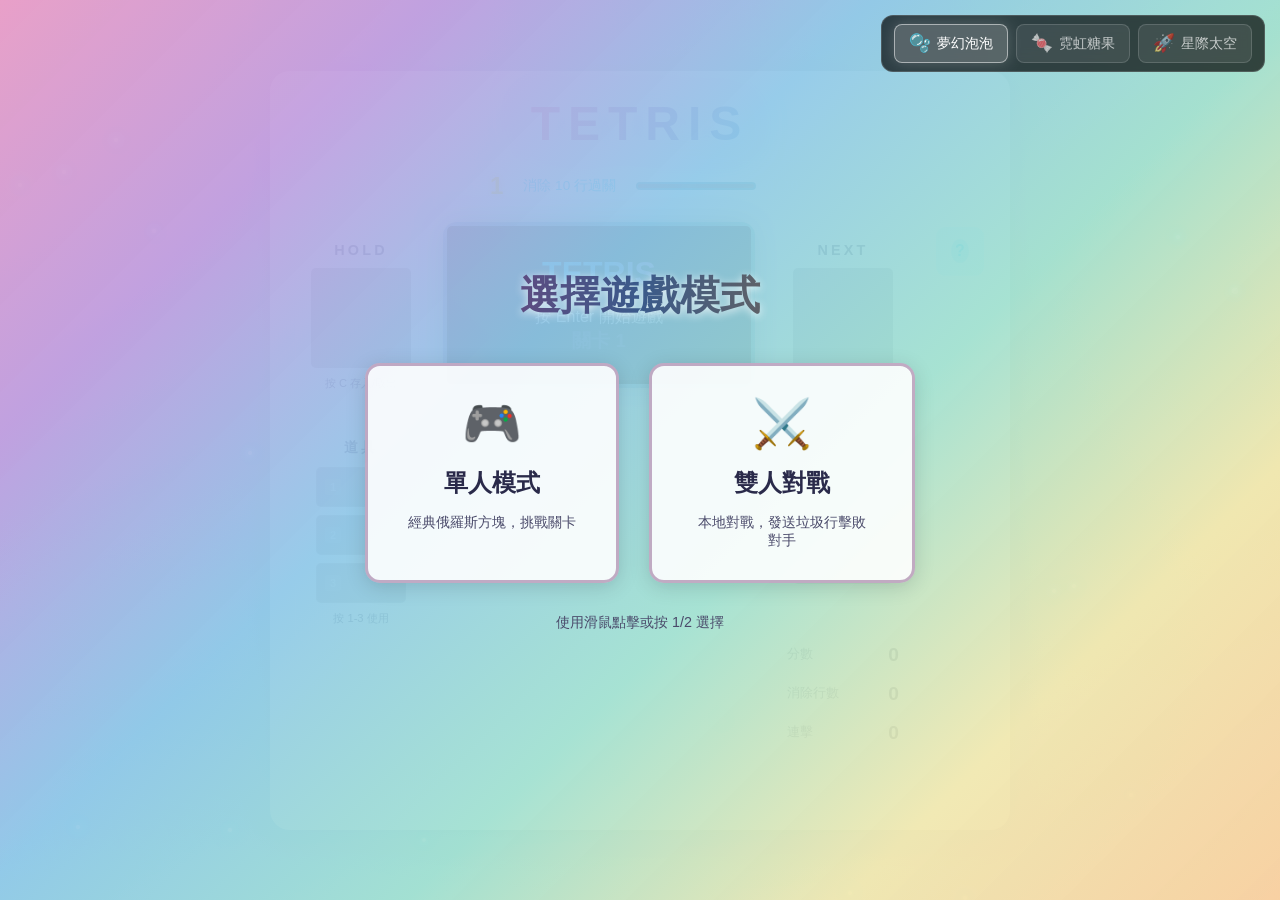
<file: index.html>
<!DOCTYPE html>
<html lang="zh-TW">
<head>
    <meta charset="UTF-8">
    <meta name="viewport" content="width=device-width, initial-scale=1.0">
    <title>Tetris - 俄羅斯方塊</title>
    <link rel="stylesheet" href="styles/game.css">
</head>
<body>
    <!-- 夢幻背景效果層 -->
    <div id="background-effects">
        <!-- 泡泡、星星將由 JS 動態生成 -->
    </div>

    <!-- 主題背景層 - 由 JS 根據主題動態管理 -->
    <div id="theme-background"></div>

    <!-- 彩紙效果容器 -->
    <div class="confetti-container" id="confetti-container"></div>

    <!-- 主題切換器 -->
    <div id="theme-switcher">
        <button class="theme-btn active" data-theme="bubble">
            <span class="theme-icon">🫧</span>
            <span class="theme-name">夢幻泡泡</span>
        </button>
        <button class="theme-btn" data-theme="candy">
            <span class="theme-icon">🍬</span>
            <span class="theme-name">霓虹糖果</span>
        </button>
        <button class="theme-btn" data-theme="space">
            <span class="theme-icon">🚀</span>
            <span class="theme-name">星際太空</span>
        </button>
    </div>

    <div id="game-container">
        <header>
            <h1>TETRIS</h1>
        </header>

        <!-- 模式選擇畫面 -->
        <div id="mode-selection">
            <div id="mode-selection-content">
                <h2>選擇遊戲模式</h2>
                <div id="mode-buttons">
                    <button id="single-mode-btn" class="mode-btn">
                        <span class="mode-icon">🎮</span>
                        <span class="mode-title">單人模式</span>
                        <span class="mode-desc">經典俄羅斯方塊，挑戰關卡</span>
                    </button>
                    <button id="battle-mode-btn" class="mode-btn">
                        <span class="mode-icon">⚔️</span>
                        <span class="mode-title">雙人對戰</span>
                        <span class="mode-desc">本地對戰，發送垃圾行擊敗對手</span>
                    </button>
                </div>
                <p class="mode-hint">使用滑鼠點擊或按 1/2 選擇</p>
            </div>
        </div>

        <!-- 單人模式容器 -->
        <div id="single-player-container">
        <!-- 關卡資訊區 -->
        <div id="stage-info">
            <div id="stage-display">
                <span class="stage-label">關卡</span>
                <span id="stage-number">1</span>
            </div>
            <div id="stage-mission">
                <span id="mission-text">消除 10 行過關</span>
            </div>
            <div id="stage-progress">
                <div id="progress-bar">
                    <div id="progress-fill"></div>
                </div>
                <span id="progress-text">0 / 10</span>
            </div>
            <div id="time-limit" class="hidden">
                <span class="time-icon">⏱️</span>
                <span id="time-remaining">8.0</span>
            </div>
        </div>

        <main id="game-area">
            <!-- Hold 與道具區塊 -->
            <aside id="left-section">
                <div id="hold-section">
                    <h3>HOLD</h3>
                    <canvas id="hold-canvas" width="100" height="100"></canvas>
                    <p class="hint">按 C 存入/取出</p>
                </div>

                <!-- 道具欄 -->
                <div id="items-section">
                    <h3>道具</h3>
                    <div id="item-slots">
                        <div class="item-slot" data-slot="1">
                            <span class="item-key">1</span>
                            <span class="item-icon"></span>
                            <span class="item-timer"></span>
                        </div>
                        <div class="item-slot" data-slot="2">
                            <span class="item-key">2</span>
                            <span class="item-icon"></span>
                            <span class="item-timer"></span>
                        </div>
                        <div class="item-slot" data-slot="3">
                            <span class="item-key">3</span>
                            <span class="item-icon"></span>
                            <span class="item-timer"></span>
                        </div>
                    </div>
                    <p class="hint">按 1-3 使用</p>
                </div>
            </aside>

            <!-- 主遊戲區域 -->
            <section id="board-section">
                <canvas id="game-canvas"></canvas>
                <!-- 遊戲特效層 -->
                <div id="effect-layer">
                    <div id="combo-display" class="hidden"></div>
                    <div id="clear-type-display" class="hidden"></div>
                </div>
                <div id="overlay">
                    <div id="overlay-content">
                        <h2 id="overlay-title">TETRIS</h2>
                        <p id="overlay-message">按 Enter 開始遊戲</p>
                        <div id="stage-info-overlay" class="hidden">
                            <div class="stage-details">
                                <h3>關卡 <span id="overlay-stage">1</span></h3>
                                <p id="overlay-mission"></p>
                                <ul id="overlay-features"></ul>
                            </div>
                        </div>
                        <div id="high-scores" class="hidden">
                            <h3>排行榜</h3>
                            <ol id="score-list"></ol>
                        </div>
                    </div>
                </div>
            </section>

            <!-- 資訊區塊 -->
            <aside id="info-section">
                <div id="next-section">
                    <h3>NEXT</h3>
                    <canvas id="next-canvas-1" width="100" height="100"></canvas>
                    <canvas id="next-canvas-2" width="100" height="100"></canvas>
                    <canvas id="next-canvas-3" width="100" height="100"></canvas>
                </div>

                <div id="stats-section">
                    <div class="stat-item">
                        <span class="stat-label">分數</span>
                        <span id="score" class="stat-value">0</span>
                    </div>
                    <div class="stat-item">
                        <span class="stat-label">消除行數</span>
                        <span id="lines" class="stat-value">0</span>
                    </div>
                    <div class="stat-item">
                        <span class="stat-label">連擊</span>
                        <span id="combo" class="stat-value">0</span>
                    </div>
                </div>

                <!-- 負面效果顯示 -->
                <div id="debuff-section" class="hidden">
                    <h3>狀態</h3>
                    <div id="active-debuffs"></div>
                </div>
            </aside>

            <!-- 說明面板 -->
            <aside id="help-panel" class="collapsed">
                <button id="help-toggle" aria-label="展開說明">
                    <span class="toggle-icon">?</span>
                    <span class="toggle-text">說明</span>
                </button>
                <div id="help-content">
                    <div class="help-section">
                        <h4>遊戲玩法</h4>
                        <ul>
                            <li>控制方塊填滿整行來消除</li>
                            <li>每關有不同的消行目標</li>
                            <li>方塊觸底後有短暫延遲可調整</li>
                            <li>消除多行可獲得更高分數</li>
                            <li>連續消行會觸發連擊加成</li>
                        </ul>
                    </div>
                    <div class="help-section">
                        <h4>按鍵控制</h4>
                        <div class="key-grid">
                            <div class="key-item"><span class="key">←</span><span class="key">A</span> 左移</div>
                            <div class="key-item"><span class="key">→</span><span class="key">D</span> 右移</div>
                            <div class="key-item"><span class="key">↓</span><span class="key">S</span> 快降</div>
                            <div class="key-item"><span class="key">↑</span><span class="key">W</span> 旋轉</div>
                            <div class="key-item"><span class="key">Z</span> 逆時針旋轉</div>
                            <div class="key-item"><span class="key">空白鍵</span> 瞬降</div>
                            <div class="key-item"><span class="key">C</span><span class="key">Shift</span> Hold</div>
                            <div class="key-item"><span class="key">1</span><span class="key">2</span><span class="key">3</span> 使用道具</div>
                            <div class="key-item"><span class="key">P</span><span class="key">Esc</span> 暫停</div>
                            <div class="key-item"><span class="key">R</span> 返回選單</div>
                        </div>
                    </div>
                    <div class="help-section">
                        <h4>Hold 系統</h4>
                        <ul>
                            <li><strong>Hold 空時</strong>：存入當前方塊，生成下一個</li>
                            <li><strong>Hold 有方塊</strong>：交換當前與 Hold 方塊</li>
                            <li>⚠️ <strong>每個方塊只能 Hold 一次</strong>，落地後才能再用</li>
                        </ul>
                    </div>
                    <div class="help-section">
                        <h4>有利道具 <span class="item-hint">（綠色發光方塊）</span></h4>
                        <div class="item-list">
                            <div class="item-entry">💣 <strong>炸彈</strong>：按鍵時清除方塊周圍 5×5 (45秒)</div>
                            <div class="item-entry">⚡ <strong>消行器</strong>：立即清除最底行 (45秒)</div>
                            <div class="item-entry">❄️ <strong>凍結</strong>：單人暫停下落/對戰凍結對手 (60秒)</div>
                            <div class="item-entry">🔄 <strong>變形器</strong>：隨機變成另一種方塊 (60秒)</div>
                            <div class="item-entry">🔨 <strong>破壞鎚</strong>：清除所有障礙物 (60秒)</div>
                        </div>
                        <p class="item-note">放置發光方塊後獲得，按 1-3 <strong>主動使用</strong><br>括號內為道具保存時限，過期消失</p>
                    </div>
                    <div class="help-section">
                        <h4>出局道具 <span class="item-hint bad">（紅色發光方塊）</span></h4>
                        <div class="item-list bad">
                            <div class="item-entry">⬇️ <strong>加速</strong>：下落速度加倍 10 秒</div>
                            <div class="item-entry">🌫️ <strong>迷霧</strong>：遮擋上半視野 8 秒</div>
                            <div class="item-entry">↔️ <strong>反轉</strong>：按 ← 會向右移，按 → 會向左移 8 秒</div>
                            <div class="item-entry">👻 <strong>無預覽</strong>：隱藏落點預覽 8 秒</div>
                            <div class="item-entry">🌀 <strong>混亂</strong>：方塊會自動隨機左右移動 6 秒</div>
                        </div>
                        <p class="item-note bad">碰觸紅色方塊後立即觸發，無法避免！<br>關卡 5 開始出現</p>
                    </div>
                    <div class="help-section">
                        <h4>障礙物</h4>
                        <ul>
                            <li>灰色石頭，關卡 3 開始出現</li>
                            <li>可被完整行消除一起清除</li>
                            <li>使用破壞鎚可全部清除</li>
                        </ul>
                    </div>
                    <div class="help-section">
                        <h4>垃圾行 <span class="item-hint bad">（定時挑戰）</span></h4>
                        <ul>
                            <li>每隔一段時間自動從底部升起</li>
                            <li>關卡 1：每 30 秒 +1 行</li>
                            <li>關卡 2：每 28 秒 +1 行</li>
                            <li>關卡 3-4：每 25 秒 +1-2 行</li>
                            <li>關卡 5+：每 20-15 秒 +2-3 行</li>
                            <li>垃圾行會有一格空隙可消除</li>
                        </ul>
                    </div>
                </div>
            </aside>
        </main>
        </div><!-- End single-player-container -->

        <!-- 對戰模式容器 -->
        <div id="battle-container" class="hidden">
            <!-- 對戰計時器 -->
            <div id="battle-timer">
                <span class="timer-label">剩餘時間</span>
                <span id="battle-time-remaining">3:00</span>
            </div>

            <!-- 操作說明 -->
            <div id="battle-controls-help">
                <div class="controls-player">
                    <strong>🎮 玩家 1 (左手)</strong>
                    <span>移動: A/D | 軟降: S | 硬降: Space</span>
                    <span>旋轉: W/X (順) Z (逆) | Hold: C</span>
                    <span>道具: 1 / 2 / 3</span>
                </div>
                <div class="controls-player">
                    <strong>🎮 玩家 2 (右手)</strong>
                    <span>移動: ←/→ | 軟降: ↓ | 硬降: Enter</span>
                    <span>旋轉: ↑ (順) / (逆) | Hold: 右Shift 或 .</span>
                    <span>道具: 7 / 8 / 9</span>
                </div>
                <div class="controls-items">
                    <strong>📦 道具（按鍵主動使用）</strong>
                    <span>💣炸彈: 清除周圍5×5 | ⚡消行: 清底行 | 🔄變形: 隨機變形</span>
                    <span>❄️凍結: <em>凍結對手5秒!</em> | 🔨破壞鎚: 清障礙</span>
                </div>
                <div class="controls-tips">
                    <strong>💡 提示</strong>
                    <span>Hold每塊只能用1次 | 消行送垃圾給對手 | 自動垃圾行每15秒</span>
                </div>
                <div class="controls-global">
                    <span>暫停: P | 返回: R</span>
                </div>
            </div>

            <div id="battle-area">
                <!-- 玩家 1 (左側) -->
                <div class="player-area" id="player1-area">
                    <div class="player-header">
                        <span class="player-name">玩家 1 (WASD)</span>
                        <div class="player-stats-header">
                            <span class="ko-display">KO: <span id="p1-ko">0</span></span>
                            <span class="lines-sent-display">送出: <span id="p1-lines-sent">0</span></span>
                        </div>
                    </div>

                    <div class="player-game-area">
                        <!-- Hold -->
                        <aside class="player-left-section">
                            <div class="player-hold-section">
                                <h4>HOLD</h4>
                                <canvas id="p1-hold-canvas" width="80" height="80"></canvas>
                            </div>
                            <!-- 道具欄 -->
                            <div class="player-items-section">
                                <h4>道具</h4>
                                <div class="player-item-slots" id="p1-item-slots">
                                    <div class="item-slot" data-slot="1">
                                        <span class="item-key">1</span>
                                        <span class="item-icon"></span>
                                        <span class="item-timer"></span>
                                    </div>
                                    <div class="item-slot" data-slot="2">
                                        <span class="item-key">2</span>
                                        <span class="item-icon"></span>
                                        <span class="item-timer"></span>
                                    </div>
                                    <div class="item-slot" data-slot="3">
                                        <span class="item-key">3</span>
                                        <span class="item-icon"></span>
                                        <span class="item-timer"></span>
                                    </div>
                                </div>
                            </div>
                            <!-- 待接收垃圾行指示 -->
                            <div class="pending-garbage">
                                <div class="garbage-bar" id="p1-garbage-bar"></div>
                                <span class="garbage-count" id="p1-garbage-count">0</span>
                            </div>
                        </aside>

                        <!-- 遊戲版面 -->
                        <section class="player-board-section">
                            <canvas id="p1-game-canvas"></canvas>
                            <div class="effect-layer">
                                <div class="combo-display hidden" id="p1-combo-display"></div>
                                <div class="clear-type-display hidden" id="p1-clear-type-display"></div>
                            </div>
                        </section>

                        <!-- Next 與資訊 -->
                        <aside class="player-right-section">
                            <div class="player-next-section">
                                <h4>NEXT</h4>
                                <canvas id="p1-next-canvas-1" width="60" height="60"></canvas>
                                <canvas id="p1-next-canvas-2" width="60" height="60"></canvas>
                                <canvas id="p1-next-canvas-3" width="60" height="60"></canvas>
                            </div>
                            <div class="player-stats-section">
                                <div class="stat-item">
                                    <span class="stat-label">分數</span>
                                    <span class="stat-value" id="p1-score">0</span>
                                </div>
                                <div class="stat-item">
                                    <span class="stat-label">消行</span>
                                    <span class="stat-value" id="p1-lines">0</span>
                                </div>
                                <div class="stat-item">
                                    <span class="stat-label">連擊</span>
                                    <span class="stat-value" id="p1-combo">0</span>
                                </div>
                            </div>
                        </aside>
                    </div>
                </div>

                <!-- 中間 VS 標誌 -->
                <div id="battle-vs">
                    <span>VS</span>
                </div>

                <!-- 玩家 2 (右側) -->
                <div class="player-area" id="player2-area">
                    <div class="player-header">
                        <span class="player-name">玩家 2 (方向鍵)</span>
                        <div class="player-stats-header">
                            <span class="ko-display">KO: <span id="p2-ko">0</span></span>
                            <span class="lines-sent-display">送出: <span id="p2-lines-sent">0</span></span>
                        </div>
                    </div>

                    <div class="player-game-area">
                        <!-- Hold -->
                        <aside class="player-left-section">
                            <div class="player-hold-section">
                                <h4>HOLD</h4>
                                <canvas id="p2-hold-canvas" width="80" height="80"></canvas>
                            </div>
                            <!-- 道具欄 -->
                            <div class="player-items-section">
                                <h4>道具</h4>
                                <div class="player-item-slots" id="p2-item-slots">
                                    <div class="item-slot" data-slot="1">
                                        <span class="item-key">7</span>
                                        <span class="item-icon"></span>
                                        <span class="item-timer"></span>
                                    </div>
                                    <div class="item-slot" data-slot="2">
                                        <span class="item-key">8</span>
                                        <span class="item-icon"></span>
                                        <span class="item-timer"></span>
                                    </div>
                                    <div class="item-slot" data-slot="3">
                                        <span class="item-key">9</span>
                                        <span class="item-icon"></span>
                                        <span class="item-timer"></span>
                                    </div>
                                </div>
                            </div>
                            <!-- 待接收垃圾行指示 -->
                            <div class="pending-garbage">
                                <div class="garbage-bar" id="p2-garbage-bar"></div>
                                <span class="garbage-count" id="p2-garbage-count">0</span>
                            </div>
                        </aside>

                        <!-- 遊戲版面 -->
                        <section class="player-board-section">
                            <canvas id="p2-game-canvas"></canvas>
                            <div class="effect-layer">
                                <div class="combo-display hidden" id="p2-combo-display"></div>
                                <div class="clear-type-display hidden" id="p2-clear-type-display"></div>
                            </div>
                        </section>

                        <!-- Next 與資訊 -->
                        <aside class="player-right-section">
                            <div class="player-next-section">
                                <h4>NEXT</h4>
                                <canvas id="p2-next-canvas-1" width="60" height="60"></canvas>
                                <canvas id="p2-next-canvas-2" width="60" height="60"></canvas>
                                <canvas id="p2-next-canvas-3" width="60" height="60"></canvas>
                            </div>
                            <div class="player-stats-section">
                                <div class="stat-item">
                                    <span class="stat-label">分數</span>
                                    <span class="stat-value" id="p2-score">0</span>
                                </div>
                                <div class="stat-item">
                                    <span class="stat-label">消行</span>
                                    <span class="stat-value" id="p2-lines">0</span>
                                </div>
                                <div class="stat-item">
                                    <span class="stat-label">連擊</span>
                                    <span class="stat-value" id="p2-combo">0</span>
                                </div>
                            </div>
                        </aside>
                    </div>
                </div>
            </div>

            <!-- 對戰結束覆蓋層 -->
            <div id="battle-overlay" class="hidden">
                <div id="battle-overlay-content">
                    <h2 id="battle-result-title">對戰結束</h2>
                    <div id="battle-result-details">
                        <div class="result-player">
                            <span class="result-name">玩家 1</span>
                            <span class="result-ko">KO: <span id="result-p1-ko">0</span></span>
                            <span class="result-lines">送出: <span id="result-p1-lines">0</span></span>
                        </div>
                        <div class="result-vs">VS</div>
                        <div class="result-player">
                            <span class="result-name">玩家 2</span>
                            <span class="result-ko">KO: <span id="result-p2-ko">0</span></span>
                            <span class="result-lines">送出: <span id="result-p2-lines">0</span></span>
                        </div>
                    </div>
                    <p id="battle-winner-text">玩家 1 獲勝！</p>
                    <p class="battle-restart-hint">按 Enter 返回選單</p>
                </div>
            </div>
        </div><!-- End battle-container -->

        <footer id="controls-hint">
            <p>← → 移動 | ↑ 旋轉 | ↓ 快降 | 空白鍵 瞬降 | C 存入/取出方塊 | 1-3 道具 | P 暫停 | R 返回選單</p>
        </footer>
    </div>

    <script>
    // ============== Constants ==============
    const COLS = 10;
    const ROWS = 20;
    const BLOCK_SIZE = 30;
    const PREVIEW_BLOCK_SIZE = 20;

    const LOCK_DELAY = 500;
    const LOCK_DELAY_RESET_LIMIT = 15;

    const SCORE_TABLE = { 1: 100, 2: 300, 3: 500, 4: 800 };
    const COMBO_BONUS = 50;

    const COLORS = {
        I: '#00d4ff', O: '#ffd700', T: '#9b59b6', S: '#2ecc71',
        Z: '#e74c3c', J: '#3498db', L: '#e67e22',
        ghost: 'rgba(255, 255, 255, 0.2)',
        obstacle: '#6b6b6b',
        item_good: '#00ff88',
        item_bad: '#ff4444'
    };

    // 關卡定義
    const STAGES = {
        1: {
            name: '入門',
            targetLines: 2,
            dropInterval: 1000,
            mission: '消除 2 行過關',
            features: ['有利道具開始出現', '每30秒出現垃圾行'],
            hasGoodItems: true,
            hasBadItems: false,
            hasObstacles: false,
            hasTimeLimit: false,
            goodItemChance: 0.15,
            obstacleCount: 0,
            garbageInterval: 30000,
            garbageLines: 1
        },
        2: {
            name: '練習',
            targetLines: 3,
            dropInterval: 900,
            mission: '消除 3 行過關',
            features: ['道具出現機率提升', '垃圾行加快'],
            hasGoodItems: true,
            hasBadItems: false,
            hasObstacles: false,
            hasTimeLimit: false,
            goodItemChance: 0.20,
            obstacleCount: 0,
            garbageInterval: 25000,
            garbageLines: 1
        },
        3: {
            name: '障礙',
            targetLines: 4,
            dropInterval: 800,
            mission: '消除 4 行過關',
            features: ['石頭障礙物出現', '垃圾行持續'],
            hasGoodItems: true,
            hasBadItems: false,
            hasObstacles: true,
            hasTimeLimit: false,
            goodItemChance: 0.20,
            obstacleCount: 5,
            garbageInterval: 22000,
            garbageLines: 1
        },
        4: {
            name: '限時',
            targetLines: 4,
            dropInterval: 700,
            mission: '消除 4 行過關',
            features: ['每塊方塊有 8 秒放置時間', '垃圾行1-2行'],
            hasGoodItems: true,
            hasBadItems: false,
            hasObstacles: true,
            hasTimeLimit: true,
            timeLimit: 8000,
            goodItemChance: 0.20,
            obstacleCount: 4,
            garbageInterval: 20000,
            garbageLines: 1,
            garbageLinesMax: 2
        },
        5: {
            name: '危機',
            targetLines: 5,
            dropInterval: 600,
            mission: '消除 5 行過關',
            features: ['出局道具開始出現', '垃圾行加劇'],
            hasGoodItems: true,
            hasBadItems: true,
            hasObstacles: true,
            hasTimeLimit: true,
            timeLimit: 8000,
            goodItemChance: 0.18,
            badItemChance: 0.10,
            obstacleCount: 4,
            garbageInterval: 18000,
            garbageLines: 1,
            garbageLinesMax: 2
        },
        6: {
            name: '終極挑戰',
            targetLines: 5,
            dropInterval: 500,
            mission: '消除 5 行過關',
            features: ['所有機制同時啟用', '垃圾行每15秒2行'],
            hasGoodItems: true,
            hasBadItems: true,
            hasObstacles: true,
            hasTimeLimit: true,
            timeLimit: 8000,
            goodItemChance: 0.15,
            badItemChance: 0.12,
            obstacleCount: 6,
            garbageInterval: 15000,
            garbageLines: 2
        }
    };

    const MAX_STAGE = 6;

    // 道具定義（含時限：常見道具 45 秒，稀有道具 60 秒）
    const GOOD_ITEMS = {
        bomb: { name: '炸彈', icon: '💣', description: '清除周圍 5×5 範圍', duration: 45000, rarity: 'common', target: 'self' },
        lineClear: { name: '消行器', icon: '⚡', description: '清除最底下 1 行', duration: 45000, rarity: 'common', target: 'self' },
        freeze: { name: '時間凍結', icon: '❄️', description: '對戰：凍結對手 5 秒', duration: 60000, rarity: 'rare', target: 'opponent' },
        transform: { name: '變形器', icon: '🔄', description: '隨機變成另一種方塊', duration: 60000, rarity: 'rare', target: 'self' },
        hammer: { name: '破壞鎚', icon: '🔨', description: '清除所有障礙物', duration: 60000, rarity: 'rare', target: 'self' }
    };

    const BAD_ITEMS = {
        speedUp: { name: '加速', icon: '⬇️', description: '下落速度加倍 10 秒', duration: 10000 },
        fog: { name: '迷霧', icon: '🌫️', description: '遮擋部分視野 8 秒', duration: 8000 },
        reverse: { name: '反轉', icon: '↔️', description: '左右控制反轉 8 秒', duration: 8000 },
        noGhost: { name: '無預覽', icon: '👻', description: '隱藏落點預覽 8 秒', duration: 8000 },
        chaos: { name: '混亂', icon: '🌀', description: '方塊隨機自動移動 6 秒', duration: 6000 }
    };

    const MAX_ITEM_SLOTS = 3;

    const SHAPES = {
        I: [
            [[0,0,0,0],[1,1,1,1],[0,0,0,0],[0,0,0,0]],
            [[0,0,1,0],[0,0,1,0],[0,0,1,0],[0,0,1,0]],
            [[0,0,0,0],[0,0,0,0],[1,1,1,1],[0,0,0,0]],
            [[0,1,0,0],[0,1,0,0],[0,1,0,0],[0,1,0,0]]
        ],
        O: [
            [[1,1],[1,1]], [[1,1],[1,1]], [[1,1],[1,1]], [[1,1],[1,1]]
        ],
        T: [
            [[0,1,0],[1,1,1],[0,0,0]], [[0,1,0],[0,1,1],[0,1,0]],
            [[0,0,0],[1,1,1],[0,1,0]], [[0,1,0],[1,1,0],[0,1,0]]
        ],
        S: [
            [[0,1,1],[1,1,0],[0,0,0]], [[0,1,0],[0,1,1],[0,0,1]],
            [[0,0,0],[0,1,1],[1,1,0]], [[1,0,0],[1,1,0],[0,1,0]]
        ],
        Z: [
            [[1,1,0],[0,1,1],[0,0,0]], [[0,0,1],[0,1,1],[0,1,0]],
            [[0,0,0],[1,1,0],[0,1,1]], [[0,1,0],[1,1,0],[1,0,0]]
        ],
        J: [
            [[1,0,0],[1,1,1],[0,0,0]], [[0,1,1],[0,1,0],[0,1,0]],
            [[0,0,0],[1,1,1],[0,0,1]], [[0,1,0],[0,1,0],[1,1,0]]
        ],
        L: [
            [[0,0,1],[1,1,1],[0,0,0]], [[0,1,0],[0,1,0],[0,1,1]],
            [[0,0,0],[1,1,1],[1,0,0]], [[1,1,0],[0,1,0],[0,1,0]]
        ]
    };

    const PIECE_TYPES = ['I', 'O', 'T', 'S', 'Z', 'J', 'L'];

    const WALL_KICKS = {
        normal: {
            '0>1': [[0,0],[-1,0],[-1,1],[0,-2],[-1,-2]],
            '1>2': [[0,0],[1,0],[1,-1],[0,2],[1,2]],
            '2>3': [[0,0],[1,0],[1,1],[0,-2],[1,-2]],
            '3>0': [[0,0],[-1,0],[-1,-1],[0,2],[-1,2]],
            '0>3': [[0,0],[1,0],[1,1],[0,-2],[1,-2]],
            '3>2': [[0,0],[-1,0],[-1,-1],[0,2],[-1,2]],
            '2>1': [[0,0],[-1,0],[-1,1],[0,-2],[-1,-2]],
            '1>0': [[0,0],[1,0],[1,-1],[0,2],[1,2]]
        },
        I: {
            '0>1': [[0,0],[-2,0],[1,0],[-2,-1],[1,2]],
            '1>2': [[0,0],[-1,0],[2,0],[-1,2],[2,-1]],
            '2>3': [[0,0],[2,0],[-1,0],[2,1],[-1,-2]],
            '3>0': [[0,0],[1,0],[-2,0],[1,-2],[-2,1]],
            '0>3': [[0,0],[-1,0],[2,0],[-1,2],[2,-1]],
            '3>2': [[0,0],[-2,0],[1,0],[-2,-1],[1,2]],
            '2>1': [[0,0],[1,0],[-2,0],[1,-2],[-2,1]],
            '1>0': [[0,0],[2,0],[-1,0],[2,1],[-1,-2]]
        }
    };

    const GAME_STATE = { IDLE: 'idle', PLAYING: 'playing', PAUSED: 'paused', GAME_OVER: 'game_over' };
    const GAME_MODE = { SINGLE: 'single', BATTLE: 'battle' };

    const KEY_BINDINGS = {
        LEFT: ['ArrowLeft', 'KeyA'],
        RIGHT: ['ArrowRight', 'KeyD'],
        SOFT_DROP: ['ArrowDown', 'KeyS'],
        HARD_DROP: ['Space'],
        ROTATE_CW: ['ArrowUp', 'KeyW', 'KeyX'],
        ROTATE_CCW: ['KeyZ'],
        HOLD: ['KeyC', 'ShiftLeft', 'ShiftRight'],
        PAUSE: ['KeyP', 'Escape'],
        RESTART: ['KeyR']
    };

    // Battle mode key bindings for each player
    const PLAYER_KEYS = {
        1: {
            LEFT: ['KeyA'],
            RIGHT: ['KeyD'],
            SOFT_DROP: ['KeyS'],
            HARD_DROP: ['Space'],
            ROTATE_CW: ['KeyW', 'KeyX'],
            ROTATE_CCW: ['KeyZ'],
            HOLD: ['KeyC'],
            ITEM_1: ['Digit1'],
            ITEM_2: ['Digit2'],
            ITEM_3: ['Digit3']
        },
        2: {
            LEFT: ['ArrowLeft'],
            RIGHT: ['ArrowRight'],
            SOFT_DROP: ['ArrowDown'],
            HARD_DROP: ['Enter'],
            ROTATE_CW: ['ArrowUp'],
            ROTATE_CCW: ['Slash'],
            HOLD: ['ShiftRight', 'Period'],
            ITEM_1: ['Digit7', 'Numpad7'],
            ITEM_2: ['Digit8', 'Numpad8'],
            ITEM_3: ['Digit9', 'Numpad9']
        }
    };

    // Garbage lines sent for each clear type
    const GARBAGE_TABLE = {
        1: 0,  // Single - no garbage
        2: 1,  // Double - 1 garbage
        3: 2,  // Triple - 2 garbage
        4: 4   // Tetris - 4 garbage
    };

    // Battle mode settings
    const BATTLE_DURATION = 180000; // 3 minutes
    const BATTLE_PREVIEW_BLOCK_SIZE = 15;

    // ============== Piece Class ==============
    class Piece {
        constructor(type = null) {
            this.type = type || PIECE_TYPES[Math.floor(Math.random() * PIECE_TYPES.length)];
            this.rotationIndex = 0;
            this.x = 0;
            this.y = 0;
            this.color = COLORS[this.type];
        }

        getShape() { return SHAPES[this.type][this.rotationIndex]; }
        getShapeAt(idx) { return SHAPES[this.type][((idx % 4) + 4) % 4]; }
        getWidth() { return this.getShape()[0].length; }
        getHeight() { return this.getShape().length; }
        setRotation(idx) { this.rotationIndex = ((idx % 4) + 4) % 4; }
        move(dx, dy) { this.x += dx; this.y += dy; }
        setPosition(x, y) { this.x = x; this.y = y; }

        getWallKicks(from, to) {
            const key = `${((from % 4) + 4) % 4}>${((to % 4) + 4) % 4}`;
            return (this.type === 'I' ? WALL_KICKS.I[key] : WALL_KICKS.normal[key]) || [[0, 0]];
        }

        forEachBlock(callback) {
            const shape = this.getShape();
            for (let row = 0; row < shape.length; row++) {
                for (let col = 0; col < shape[row].length; col++) {
                    if (shape[row][col]) callback(col, row, this.x + col, this.y + row);
                }
            }
        }
    }

    // ============== PieceBag Class ==============
    class PieceBag {
        constructor() { this.bag = []; this.fillBag(); }
        fillBag() {
            this.bag = [...PIECE_TYPES];
            for (let i = this.bag.length - 1; i > 0; i--) {
                const j = Math.floor(Math.random() * (i + 1));
                [this.bag[i], this.bag[j]] = [this.bag[j], this.bag[i]];
            }
        }
        next() {
            if (this.bag.length === 0) this.fillBag();
            return this.bag.pop();
        }
    }

    // ============== Board Class ==============
    class Board {
        constructor() {
            this.cols = COLS;
            this.rows = ROWS;
            this.grid = this.createEmptyGrid();
            this.obstacles = []; // 障礙物位置列表
        }

        createEmptyGrid() {
            return Array.from({ length: this.rows }, () => Array(this.cols).fill(null));
        }

        reset() {
            this.grid = this.createEmptyGrid();
            this.obstacles = [];
        }

        isEmpty(x, y) {
            if (x < 0 || x >= this.cols) return false;
            if (y >= this.rows) return false;
            if (y < 0) return true;
            return this.grid[y][x] === null;
        }

        isObstacle(x, y) {
            return this.obstacles.some(o => o.x === x && o.y === y);
        }

        collides(piece, offsetX = 0, offsetY = 0, shape = null) {
            const matrix = shape || piece.getShape();
            const testX = piece.x + offsetX;
            const testY = piece.y + offsetY;
            for (let row = 0; row < matrix.length; row++) {
                for (let col = 0; col < matrix[row].length; col++) {
                    if (matrix[row][col] && !this.isEmpty(testX + col, testY + row)) return true;
                }
            }
            return false;
        }

        lockPiece(piece) {
            piece.forEachBlock((lx, ly, gx, gy) => {
                if (gy >= 0 && gy < this.rows) this.grid[gy][gx] = piece.color;
            });
        }

        clearLines() {
            const cleared = [];
            for (let row = this.rows - 1; row >= 0; row--) {
                // 檢查該行是否填滿（包含障礙物也算填滿）
                if (this.grid[row].every(cell => cell !== null)) {
                    cleared.push(row);
                }
            }
            cleared.forEach((line, i) => {
                // 移除該行的障礙物
                this.obstacles = this.obstacles.filter(o => o.y !== line + i);

                this.grid.splice(line + i, 1);
                this.grid.unshift(Array(this.cols).fill(null));

                // 更新障礙物位置（在被清除行上方的要下移）
                this.obstacles.forEach(o => {
                    if (o.y < line + i) o.y++;
                });
            });
            return cleared;
        }

        isGameOver() {
            return this.grid[0].some(cell => cell !== null) || this.grid[1].some(cell => cell !== null);
        }

        getGhostY(piece) {
            let ghostY = piece.y;
            while (!this.collides(piece, 0, ghostY - piece.y + 1)) ghostY++;
            return ghostY;
        }

        getDropDistance(piece) { return this.getGhostY(piece) - piece.y; }

        tryRotate(piece, clockwise = true) {
            const from = piece.rotationIndex;
            const to = clockwise ? (from + 1) % 4 : (from + 3) % 4;
            const kicks = piece.getWallKicks(from, to);
            const newShape = piece.getShapeAt(to);
            for (const [kx, ky] of kicks) {
                if (!this.collides(piece, kx, -ky, newShape)) {
                    return { success: true, newRotation: to, kickX: kx, kickY: -ky };
                }
            }
            return { success: false, newRotation: from, kickX: 0, kickY: 0 };
        }

        getSpawnX(piece) { return Math.floor((this.cols - piece.getWidth()) / 2); }
        getSpawnY() { return 0; }

        forEachCell(callback) {
            for (let row = 0; row < this.rows; row++) {
                for (let col = 0; col < this.cols; col++) {
                    if (this.grid[row][col]) callback(col, row, this.grid[row][col]);
                }
            }
        }

        // 障礙物相關方法
        placeObstacles(count) {
            this.obstacles = [];
            const minRow = 10; // 障礙物只放在下半部
            const maxRow = this.rows - 2;

            for (let i = 0; i < count; i++) {
                let attempts = 0;
                while (attempts < 50) {
                    const x = Math.floor(Math.random() * this.cols);
                    const y = minRow + Math.floor(Math.random() * (maxRow - minRow));

                    // 確保位置不重複且沒有方塊
                    if (!this.isObstacle(x, y) && this.grid[y][x] === null) {
                        this.obstacles.push({ x, y });
                        this.grid[y][x] = 'obstacle';
                        break;
                    }
                    attempts++;
                }
            }
        }

        clearObstacles() {
            this.obstacles.forEach(o => {
                if (this.grid[o.y] && this.grid[o.y][o.x] === 'obstacle') {
                    this.grid[o.y][o.x] = null;
                }
            });
            this.obstacles = [];
        }

        // 道具效果相關方法
        clearArea(startX, startY, width, height) {
            for (let y = startY; y < startY + height; y++) {
                for (let x = startX; x < startX + width; x++) {
                    if (y >= 0 && y < this.rows && x >= 0 && x < this.cols) {
                        // 不清除障礙物
                        if (!this.isObstacle(x, y)) {
                            this.grid[y][x] = null;
                        }
                    }
                }
            }
        }

        clearBottomLine() {
            // 找到最底部沒有障礙物的行
            for (let row = this.rows - 1; row >= 0; row--) {
                const hasObstacle = this.obstacles.some(o => o.y === row);
                if (!hasObstacle) {
                    this.grid.splice(row, 1);
                    this.grid.unshift(Array(this.cols).fill(null));
                    // 更新障礙物位置
                    this.obstacles.forEach(o => {
                        if (o.y < row) o.y++;
                    });
                    return;
                }
            }
        }

        getObstacles() { return this.obstacles; }

        // Add garbage lines from the bottom
        addGarbageLines(count) {
            for (let i = 0; i < count; i++) {
                // Remove top row
                this.grid.shift();
                // Create garbage row with one random gap
                const gapColumn = Math.floor(Math.random() * this.cols);
                const garbageRow = Array(this.cols).fill('garbage');
                garbageRow[gapColumn] = null; // The gap
                // Add to bottom
                this.grid.push(garbageRow);

                // Update obstacle positions (move them up)
                this.obstacles.forEach(o => {
                    o.y--;
                });
                // Remove obstacles that went off the top
                this.obstacles = this.obstacles.filter(o => o.y >= 0);
            }
        }
    }

    // ============== Renderer Class ==============
    class Renderer {
        constructor() {
            this.gameCanvas = document.getElementById('game-canvas');
            this.gameCtx = this.gameCanvas.getContext('2d');
            this.holdCanvas = document.getElementById('hold-canvas');
            this.holdCtx = this.holdCanvas.getContext('2d');
            this.nextCanvases = [
                document.getElementById('next-canvas-1'),
                document.getElementById('next-canvas-2'),
                document.getElementById('next-canvas-3')
            ];
            this.nextCtxs = this.nextCanvases.map(c => c.getContext('2d'));

            this.scoreEl = document.getElementById('score');
            this.linesEl = document.getElementById('lines');
            this.comboEl = document.getElementById('combo');
            this.overlay = document.getElementById('overlay');
            this.overlayTitle = document.getElementById('overlay-title');
            this.overlayMsg = document.getElementById('overlay-message');
            this.highScoresDiv = document.getElementById('high-scores');
            this.scoreList = document.getElementById('score-list');

            // 新增 UI 元素
            this.stageNumber = document.getElementById('stage-number');
            this.missionText = document.getElementById('mission-text');
            this.progressFill = document.getElementById('progress-fill');
            this.progressText = document.getElementById('progress-text');
            this.timeLimitDiv = document.getElementById('time-limit');
            this.timeRemaining = document.getElementById('time-remaining');
            this.itemSlots = document.querySelectorAll('.item-slot');
            this.debuffSection = document.getElementById('debuff-section');
            this.activeDebuffs = document.getElementById('active-debuffs');
            this.comboDisplay = document.getElementById('combo-display');
            this.clearTypeDisplay = document.getElementById('clear-type-display');

            this.gameCanvas.width = COLS * BLOCK_SIZE;
            this.gameCanvas.height = ROWS * BLOCK_SIZE;
            this.holdCanvas.width = this.holdCanvas.height = 4 * PREVIEW_BLOCK_SIZE + 10;
            this.nextCanvases.forEach(c => { c.width = c.height = 4 * PREVIEW_BLOCK_SIZE + 10; });

            this.effectTimers = {};
        }

        clearGameCanvas() {
            this.gameCtx.fillStyle = 'rgba(0, 0, 0, 0.8)';
            this.gameCtx.fillRect(0, 0, this.gameCanvas.width, this.gameCanvas.height);
        }

        drawGrid() {
            this.gameCtx.strokeStyle = 'rgba(255, 255, 255, 0.05)';
            this.gameCtx.lineWidth = 1;
            for (let x = 0; x <= COLS; x++) {
                this.gameCtx.beginPath();
                this.gameCtx.moveTo(x * BLOCK_SIZE, 0);
                this.gameCtx.lineTo(x * BLOCK_SIZE, ROWS * BLOCK_SIZE);
                this.gameCtx.stroke();
            }
            for (let y = 0; y <= ROWS; y++) {
                this.gameCtx.beginPath();
                this.gameCtx.moveTo(0, y * BLOCK_SIZE);
                this.gameCtx.lineTo(COLS * BLOCK_SIZE, y * BLOCK_SIZE);
                this.gameCtx.stroke();
            }
        }

        drawBlock(ctx, x, y, color, size = BLOCK_SIZE, isGhost = false, isObstacle = false) {
            const p = 1, inner = size - p * 2;
            if (isGhost) {
                ctx.strokeStyle = COLORS.ghost;
                ctx.lineWidth = 2;
                ctx.strokeRect(x * size + p, y * size + p, inner, inner);
            } else if (isObstacle) {
                // 繪製石頭障礙物
                ctx.fillStyle = COLORS.obstacle;
                ctx.fillRect(x * size + p, y * size + p, inner, inner);
                // 石頭紋理
                ctx.fillStyle = 'rgba(0,0,0,0.3)';
                ctx.fillRect(x * size + p + 5, y * size + p + 5, 8, 8);
                ctx.fillRect(x * size + p + 15, y * size + p + 12, 6, 6);
                ctx.fillStyle = 'rgba(255,255,255,0.2)';
                ctx.fillRect(x * size + p + 3, y * size + p + 3, 4, 4);
            } else {
                ctx.fillStyle = color;
                ctx.fillRect(x * size + p, y * size + p, inner, inner);
                ctx.fillStyle = 'rgba(255,255,255,0.3)';
                ctx.fillRect(x * size + p, y * size + p, inner, 3);
                ctx.fillRect(x * size + p, y * size + p, 3, inner);
                ctx.fillStyle = 'rgba(0,0,0,0.3)';
                ctx.fillRect(x * size + p, y * size + size - p - 3, inner, 3);
                ctx.fillRect(x * size + size - p - 3, y * size + p, 3, inner);
            }
        }

        drawBoard(board) {
            board.forEachCell((x, y, color) => {
                if (color === 'obstacle') {
                    this.drawBlock(this.gameCtx, x, y, COLORS.obstacle, BLOCK_SIZE, false, true);
                } else {
                    this.drawBlock(this.gameCtx, x, y, color);
                }
            });
        }

        drawPiece(piece) {
            if (!piece) return;
            let color = piece.color;
            // 道具方塊特效
            if (piece.isItemPiece) {
                color = piece.itemType === 'good' ? COLORS.item_good : COLORS.item_bad;
            }
            piece.forEachBlock((lx, ly, gx, gy) => {
                if (gy >= 0) this.drawBlock(this.gameCtx, gx, gy, color);
            });
            // 道具方塊閃爍邊框
            if (piece.isItemPiece) {
                const glowColor = piece.itemType === 'good' ? 'rgba(0, 255, 136, 0.6)' : 'rgba(255, 68, 68, 0.6)';
                piece.forEachBlock((lx, ly, gx, gy) => {
                    if (gy >= 0) {
                        this.gameCtx.strokeStyle = glowColor;
                        this.gameCtx.lineWidth = 2;
                        this.gameCtx.strokeRect(gx * BLOCK_SIZE, gy * BLOCK_SIZE, BLOCK_SIZE, BLOCK_SIZE);
                    }
                });
            }
        }

        drawGhost(piece, ghostY) {
            if (!piece || ghostY <= piece.y) return;
            const shape = piece.getShape();
            for (let row = 0; row < shape.length; row++) {
                for (let col = 0; col < shape[row].length; col++) {
                    if (shape[row][col] && ghostY + row >= 0) {
                        this.drawBlock(this.gameCtx, piece.x + col, ghostY + row, piece.color, BLOCK_SIZE, true);
                    }
                }
            }
        }

        drawFog() {
            // 繪製迷霧效果（遮擋上半部）
            const gradient = this.gameCtx.createLinearGradient(0, 0, 0, this.gameCanvas.height * 0.6);
            gradient.addColorStop(0, 'rgba(50, 50, 50, 0.95)');
            gradient.addColorStop(0.7, 'rgba(50, 50, 50, 0.7)');
            gradient.addColorStop(1, 'rgba(50, 50, 50, 0)');
            this.gameCtx.fillStyle = gradient;
            this.gameCtx.fillRect(0, 0, this.gameCanvas.width, this.gameCanvas.height * 0.6);
        }

        drawPreviewPiece(ctx, piece) {
            ctx.clearRect(0, 0, ctx.canvas.width, ctx.canvas.height);
            ctx.fillStyle = 'rgba(0,0,0,0.3)';
            ctx.fillRect(0, 0, ctx.canvas.width, ctx.canvas.height);
            if (!piece) return;
            const shape = piece.getShape();
            const pw = shape[0].length, ph = shape.length;
            const offX = (ctx.canvas.width - pw * PREVIEW_BLOCK_SIZE) / 2;
            const offY = (ctx.canvas.height - ph * PREVIEW_BLOCK_SIZE) / 2;
            for (let r = 0; r < shape.length; r++) {
                for (let c = 0; c < shape[r].length; c++) {
                    if (shape[r][c]) {
                        const x = offX + c * PREVIEW_BLOCK_SIZE, y = offY + r * PREVIEW_BLOCK_SIZE;
                        ctx.fillStyle = piece.color;
                        ctx.fillRect(x + 1, y + 1, PREVIEW_BLOCK_SIZE - 2, PREVIEW_BLOCK_SIZE - 2);
                        ctx.fillStyle = 'rgba(255,255,255,0.3)';
                        ctx.fillRect(x + 1, y + 1, PREVIEW_BLOCK_SIZE - 2, 2);
                    }
                }
            }
        }

        drawHold(piece, canUse = true) {
            if (!canUse) this.holdCtx.globalAlpha = 0.4;
            this.drawPreviewPiece(this.holdCtx, piece);
            this.holdCtx.globalAlpha = 1;
        }

        drawNextPieces(pieces) {
            pieces.forEach((p, i) => { if (i < this.nextCtxs.length) this.drawPreviewPiece(this.nextCtxs[i], p); });
        }

        updateScore(s) { this.scoreEl.textContent = s.toLocaleString(); }
        updateLines(l) { this.linesEl.textContent = l; }
        updateCombo(c) {
            this.comboEl.textContent = c;
            this.comboEl.style.color = c > 0 ? '#ffd700' : '#00d4ff';
        }

        updateStage(stageNum, stageConfig) {
            this.stageNumber.textContent = stageNum;
            this.missionText.textContent = stageConfig.mission;
        }

        updateProgress(current, target) {
            const percent = Math.min(100, (current / target) * 100);
            this.progressFill.style.width = percent + '%';
            this.progressText.textContent = `${current} / ${target}`;
        }

        updateTimeLimit(remaining, show) {
            if (show) {
                this.timeLimitDiv.classList.remove('hidden');
                this.timeRemaining.textContent = remaining.toFixed(1);
                // 時間緊迫時變紅
                if (remaining <= 3) {
                    this.timeRemaining.style.color = '#ff4444';
                } else {
                    this.timeRemaining.style.color = '#00d4ff';
                }
            } else {
                this.timeLimitDiv.classList.add('hidden');
            }
        }

        updateItems(slots, itemManager = null) {
            slots.forEach((slot, i) => {
                const slotEl = this.itemSlots[i];
                const iconEl = slotEl.querySelector('.item-icon');
                const timerEl = slotEl.querySelector('.item-timer');

                if (slot && slot.type && GOOD_ITEMS[slot.type]) {
                    const itemInfo = GOOD_ITEMS[slot.type];
                    iconEl.textContent = itemInfo.icon;
                    slotEl.classList.add('has-item');

                    // 顯示剩餘時間
                    if (itemManager) {
                        const remaining = Math.ceil(itemManager.getItemTimeRemaining(i) / 1000);
                        slotEl.title = `${itemInfo.name}：${itemInfo.description}`;
                        timerEl.textContent = remaining + 's';

                        // 時間少於 10 秒時閃爍警告
                        if (remaining <= 10) {
                            slotEl.classList.add('item-expiring');
                            timerEl.classList.add('expiring');
                        } else {
                            slotEl.classList.remove('item-expiring');
                            timerEl.classList.remove('expiring');
                        }
                    } else {
                        slotEl.title = itemInfo.description;
                        timerEl.textContent = '';
                    }
                } else {
                    iconEl.textContent = '';
                    timerEl.textContent = '';
                    slotEl.classList.remove('has-item', 'item-expiring');
                    slotEl.title = '';
                }
            });
        }

        // 顯示道具替換選擇介面
        showItemReplaceChoice(pendingItemType) {
            const itemInfo = GOOD_ITEMS[pendingItemType];
            if (!itemInfo) return;

            // 創建或更新替換選擇 UI
            let choiceDiv = document.getElementById('item-replace-choice');
            if (!choiceDiv) {
                choiceDiv = document.createElement('div');
                choiceDiv.id = 'item-replace-choice';
                document.getElementById('game-container').appendChild(choiceDiv);
            }

            choiceDiv.innerHTML = `
                <div class="choice-content">
                    <p>道具欄已滿！獲得 ${itemInfo.icon} ${itemInfo.name}</p>
                    <p class="choice-hint">按 1-3 替換對應欄位，按 Esc 放棄</p>
                </div>
            `;
            choiceDiv.classList.add('show');
        }

        // 隱藏道具替換選擇介面
        hideItemReplaceChoice() {
            const choiceDiv = document.getElementById('item-replace-choice');
            if (choiceDiv) {
                choiceDiv.classList.remove('show');
            }
        }

        // 顯示變形器方塊選擇介面
        showTransformChoice(onSelect) {
            let choiceDiv = document.getElementById('transform-choice');
            if (!choiceDiv) {
                choiceDiv = document.createElement('div');
                choiceDiv.id = 'transform-choice';
                document.getElementById('game-container').appendChild(choiceDiv);
            }

            const pieceTypes = [
                { key: 'I', name: 'I', color: '#00d4ff' },
                { key: 'O', name: 'O', color: '#ffd700' },
                { key: 'T', name: 'T', color: '#9b59b6' },
                { key: 'S', name: 'S', color: '#2ecc71' },
                { key: 'Z', name: 'Z', color: '#ff4444' },
                { key: 'J', name: 'J', color: '#3498db' },
                { key: 'L', name: 'L', color: '#ff8c00' }
            ];

            choiceDiv.innerHTML = `
                <h3>🔄 選擇要變形的方塊</h3>
                <div class="piece-options">
                    ${pieceTypes.map(p => `
                        <button class="piece-btn" data-piece="${p.key}">
                            <span class="piece-key">${p.key}</span>
                            <span class="piece-name">${p.name}</span>
                        </button>
                    `).join('')}
                </div>
                <p class="choice-hint">點擊或按 I/O/T/S/Z/J/L 選擇，按 Esc 取消</p>
            `;
            choiceDiv.classList.add('show');

            // 添加按鈕點擊事件
            choiceDiv.querySelectorAll('.piece-btn').forEach(btn => {
                btn.addEventListener('click', () => {
                    const pieceType = btn.dataset.piece;
                    this.hideTransformChoice();
                    if (onSelect) onSelect(pieceType);
                });
            });
        }

        // 隱藏變形器方塊選擇介面
        hideTransformChoice() {
            const choiceDiv = document.getElementById('transform-choice');
            if (choiceDiv) {
                choiceDiv.classList.remove('show');
            }
        }

        updateDebuffs(debuffs) {
            const debuffKeys = Object.keys(debuffs);
            if (debuffKeys.length === 0) {
                this.debuffSection.classList.add('hidden');
                return;
            }
            this.debuffSection.classList.remove('hidden');
            this.activeDebuffs.innerHTML = debuffKeys.map(key => {
                const info = BAD_ITEMS[key];
                const remaining = Math.ceil((debuffs[key].duration - (Date.now() - debuffs[key].startTime)) / 1000);
                return `<div class="debuff-item">${info.icon} ${remaining}s</div>`;
            }).join('');
        }

        showEffect(type, value) {
            let el, className, clearTypeClass = '', duration = 1500;
            switch (type) {
                case 'combo':
                    el = this.comboDisplay;
                    el.textContent = value + ' COMBO!';
                    className = 'show-combo';
                    // Add screen shake for high combos
                    if (value >= 3) {
                        this.shakeScreen(value >= 5 ? 'tetris' : 'normal');
                    }
                    break;
                case 'clear':
                    el = this.clearTypeDisplay;
                    el.textContent = value;
                    className = 'show-clear';
                    // Add specific class based on clear type
                    if (value === 'SINGLE') {
                        clearTypeClass = 'clear-single';
                        duration = 1300;
                    } else if (value === 'DOUBLE') {
                        clearTypeClass = 'clear-double';
                        duration = 1600;
                        this.shakeScreen('normal');
                    } else if (value === 'TRIPLE') {
                        clearTypeClass = 'clear-triple';
                        duration = 1900;
                        this.shakeScreen('normal');
                    } else if (value === 'TETRIS') {
                        clearTypeClass = 'clear-tetris';
                        duration = 2200;
                        this.shakeScreen('tetris');
                    }
                    break;
                case 'item':
                case 'debuff':
                case 'stage':
                    el = this.clearTypeDisplay;
                    el.textContent = value;
                    className = type === 'debuff' ? 'show-debuff' : 'show-clear';
                    break;
                default:
                    return;
            }

            if (this.effectTimers[type]) {
                clearTimeout(this.effectTimers[type]);
            }

            el.classList.remove('hidden', 'show-combo', 'show-clear', 'show-debuff',
                'clear-single', 'clear-double', 'clear-triple', 'clear-tetris');
            void el.offsetWidth; // 觸發重繪
            el.classList.add(className);
            if (clearTypeClass) el.classList.add(clearTypeClass);

            this.effectTimers[type] = setTimeout(() => {
                el.classList.add('hidden');
                el.classList.remove(className);
                if (clearTypeClass) el.classList.remove(clearTypeClass);
            }, duration);
        }

        shakeScreen(intensity = 'normal') {
            const canvas = this.gameCanvas;
            canvas.classList.remove('shake', 'tetris-shake');
            void canvas.offsetWidth; // Force reflow
            if (intensity === 'tetris') {
                canvas.classList.add('tetris-shake');
            } else {
                canvas.classList.add('shake');
            }
            setTimeout(() => {
                canvas.classList.remove('shake', 'tetris-shake');
            }, intensity === 'tetris' ? 500 : 300);
        }

        showOverlay(title, msg, scores = null) {
            this.overlayTitle.textContent = title;
            this.overlayMsg.textContent = msg;
            if (scores && scores.length > 0) {
                this.highScoresDiv.classList.remove('hidden');
                this.scoreList.innerHTML = scores.slice(0, 5).map(s => `<li>${s.toLocaleString()}</li>`).join('');
            } else {
                this.highScoresDiv.classList.add('hidden');
            }
            this.overlay.classList.remove('hidden');
        }

        hideOverlay() {
            this.overlay.classList.add('hidden');
            // 清理特效元素
            if (window.effectsManager) {
                window.effectsManager.cleanupOverlay(this.overlay);
            }
        }

        render(board, piece, ghostY, holdPiece, canHold, nextPieces, hasFog = false) {
            this.clearGameCanvas();
            this.drawGrid();
            this.drawBoard(board);
            this.drawGhost(piece, ghostY);
            this.drawPiece(piece);
            if (hasFog) this.drawFog();
            this.drawHold(holdPiece, canHold);
            this.drawNextPieces(nextPieces);
        }
    }

    // ============== StageManager Class ==============
    class StageManager {
        constructor() {
            this.reset();
        }

        reset() {
            this.currentStage = 1;
            this.stageLines = 0;
        }

        getStage() { return this.currentStage; }
        getStageConfig() { return STAGES[this.currentStage]; }
        getStageLines() { return this.stageLines; }
        getTargetLines() { return this.getStageConfig().targetLines; }
        getDropInterval() { return this.getStageConfig().dropInterval; }

        addLines(n) {
            this.stageLines += n;
            const target = this.getTargetLines();
            if (this.stageLines >= target) {
                return this.advanceStage();
            }
            return { stageCleared: false };
        }

        advanceStage() {
            if (this.currentStage >= MAX_STAGE) {
                return { stageCleared: true, gameComplete: true };
            }
            this.currentStage++;
            this.stageLines = 0;
            return { stageCleared: true, gameComplete: false, newStage: this.currentStage };
        }

        hasGoodItems() { return this.getStageConfig().hasGoodItems; }
        hasBadItems() { return this.getStageConfig().hasBadItems; }
        hasObstacles() { return this.getStageConfig().hasObstacles; }
        hasTimeLimit() { return this.getStageConfig().hasTimeLimit; }
        getTimeLimit() { return this.getStageConfig().timeLimit || 8000; }
        getGoodItemChance() { return this.getStageConfig().goodItemChance || 0; }
        getBadItemChance() { return this.getStageConfig().badItemChance || 0; }
        getObstacleCount() { return this.getStageConfig().obstacleCount || 0; }
        getGarbageInterval() { return this.getStageConfig().garbageInterval || 30000; }
        getGarbageLines() {
            const config = this.getStageConfig();
            const min = config.garbageLines || 1;
            const max = config.garbageLinesMax || min;
            return Math.floor(Math.random() * (max - min + 1)) + min;
        }
    }

    // ============== ItemManager Class ==============
    class ItemManager {
        constructor() {
            this.reset();
            this.pendingItem = null; // 待替換的道具
            this.onItemExpired = null; // 道具過期回調
        }

        reset() {
            // 清除所有道具計時器
            if (this.slots) {
                this.slots.forEach(slot => {
                    if (slot && slot.timer) clearTimeout(slot.timer);
                });
            }
            this.slots = [null, null, null];
            this.activeDebuffs = {};
            this.pendingItem = null;
        }

        getSlots() { return this.slots; }
        getActiveDebuffs() { return this.activeDebuffs; }

        // 檢查道具欄是否已滿
        isFull() {
            return this.slots.every(s => s !== null);
        }

        // 嘗試新增道具，返回是否需要玩家選擇替換
        tryAddItem(itemType) {
            const emptySlot = this.slots.findIndex(s => s === null);
            if (emptySlot !== -1) {
                this.addItemToSlot(emptySlot, itemType);
                return { added: true, needChoice: false };
            }
            // 欄位已滿，等待玩家選擇
            this.pendingItem = itemType;
            return { added: false, needChoice: true };
        }

        // 將道具加入指定欄位（含時限）
        addItemToSlot(slotIndex, itemType) {
            const itemInfo = GOOD_ITEMS[itemType];
            const duration = itemInfo ? itemInfo.duration : 45000;

            // 清除舊計時器（如果有）
            if (this.slots[slotIndex] && this.slots[slotIndex].timer) {
                clearTimeout(this.slots[slotIndex].timer);
            }

            const timer = setTimeout(() => {
                this.expireItem(slotIndex);
            }, duration);

            this.slots[slotIndex] = {
                type: itemType,
                obtainedAt: Date.now(),
                duration: duration,
                timer: timer
            };
        }

        // 道具過期
        expireItem(slotIndex) {
            if (this.slots[slotIndex]) {
                this.slots[slotIndex] = null;
                if (this.onItemExpired) {
                    this.onItemExpired(slotIndex);
                }
            }
        }

        // 玩家確認替換
        confirmReplace(slotIndex) {
            if (this.pendingItem && slotIndex >= 0 && slotIndex < MAX_ITEM_SLOTS) {
                this.addItemToSlot(slotIndex, this.pendingItem);
                this.pendingItem = null;
                return true;
            }
            return false;
        }

        // 玩家取消替換
        cancelReplace() {
            this.pendingItem = null;
        }

        hasPendingItem() {
            return this.pendingItem !== null;
        }

        getPendingItem() {
            return this.pendingItem;
        }

        useItem(slotIndex) {
            if (slotIndex < 0 || slotIndex >= MAX_ITEM_SLOTS) return null;
            const slot = this.slots[slotIndex];
            if (slot) {
                if (slot.timer) clearTimeout(slot.timer);
                const itemType = slot.type;
                this.slots[slotIndex] = null;
                return itemType;
            }
            return null;
        }

        // 取得道具剩餘時間
        getItemTimeRemaining(slotIndex) {
            const slot = this.slots[slotIndex];
            if (!slot) return 0;
            const elapsed = Date.now() - slot.obtainedAt;
            return Math.max(0, slot.duration - elapsed);
        }

        getRandomGoodItem() {
            const items = Object.keys(GOOD_ITEMS);
            return items[Math.floor(Math.random() * items.length)];
        }

        getRandomBadItem() {
            const items = Object.keys(BAD_ITEMS);
            return items[Math.floor(Math.random() * items.length)];
        }

        applyDebuff(debuffType) {
            const debuff = BAD_ITEMS[debuffType];
            if (!debuff) return;

            if (this.activeDebuffs[debuffType]) {
                clearTimeout(this.activeDebuffs[debuffType].timer);
            }

            this.activeDebuffs[debuffType] = {
                startTime: Date.now(),
                duration: debuff.duration,
                timer: setTimeout(() => {
                    delete this.activeDebuffs[debuffType];
                }, debuff.duration)
            };
        }

        hasDebuff(debuffType) {
            return !!this.activeDebuffs[debuffType];
        }

        clearAllDebuffs() {
            Object.values(this.activeDebuffs).forEach(d => {
                if (d.timer) clearTimeout(d.timer);
            });
            this.activeDebuffs = {};
        }

        getDebuffTimeRemaining(debuffType) {
            const debuff = this.activeDebuffs[debuffType];
            if (!debuff) return 0;
            const elapsed = Date.now() - debuff.startTime;
            return Math.max(0, debuff.duration - elapsed);
        }
    }

    // ============== ScoreManager Class ==============
    class ScoreManager {
        constructor() { this.reset(); this.storageKey = 'tetris_high_scores'; }
        reset() { this.score = 0; this.lines = 0; this.combo = 0; }

        addLineScore(n, stage = 1) {
            if (n === 0) { this.combo = 0; return { score: 0, clearType: null }; }
            let s = (SCORE_TABLE[n] || 0) * stage;
            if (this.combo > 0) s += COMBO_BONUS * this.combo * stage;
            this.combo++;
            this.score += s;
            this.lines += n;

            const clearTypes = { 1: 'SINGLE', 2: 'DOUBLE', 3: 'TRIPLE', 4: 'TETRIS' };
            return { score: s, clearType: clearTypes[n] || null, combo: this.combo };
        }

        getScore() { return this.score; }
        getLines() { return this.lines; }
        getCombo() { return this.combo; }

        loadHighScores() {
            try { return JSON.parse(localStorage.getItem(this.storageKey)) || []; }
            catch { return []; }
        }

        addHighScore(score) {
            const scores = this.loadHighScores();
            let rank = scores.findIndex(s => score > s);
            if (rank === -1) rank = scores.length;
            scores.splice(rank, 0, score);
            const trimmed = scores.slice(0, 10);
            try { localStorage.setItem(this.storageKey, JSON.stringify(trimmed)); } catch {}
            return { added: rank < 10, rank: rank + 1, scores: trimmed };
        }

        getHighScores() { return this.loadHighScores(); }
    }

    // ============== InputHandler Class ==============
    class InputHandler {
        constructor(cb) {
            this.cb = cb;
            this.keys = {};
            this.repeatTimers = {};
            this.boundKeyDown = e => this.onKeyDown(e);
            this.boundKeyUp = e => this.onKeyUp(e);
            document.addEventListener('keydown', this.boundKeyDown);
            document.addEventListener('keyup', this.boundKeyUp);
        }

        destroy() {
            document.removeEventListener('keydown', this.boundKeyDown);
            document.removeEventListener('keyup', this.boundKeyUp);
            this.stopAllRepeats();
        }

        onKeyDown(e) {
            const k = e.code;
            if (this.keys[k]) return;
            this.keys[k] = true;
            if (this.isGameKey(k)) e.preventDefault();

            if (k === 'Enter') { this.cb.onStart(); return; }
            if (KEY_BINDINGS.PAUSE.includes(k)) {
                // Esc 也用於取消道具替換
                if (k === 'Escape' && this.cb.onCancelItemReplace) {
                    this.cb.onCancelItemReplace();
                }
                this.cb.onPause();
                return;
            }
            if (KEY_BINDINGS.RESTART.includes(k)) { this.cb.onRestart(); return; }
            if (KEY_BINDINGS.LEFT.includes(k)) { this.cb.onLeft(); this.startRepeat('left', () => this.cb.onLeft()); return; }
            if (KEY_BINDINGS.RIGHT.includes(k)) { this.cb.onRight(); this.startRepeat('right', () => this.cb.onRight()); return; }
            if (KEY_BINDINGS.SOFT_DROP.includes(k)) { this.cb.onSoftDrop(); this.startRepeat('soft', () => this.cb.onSoftDrop()); return; }
            if (KEY_BINDINGS.HARD_DROP.includes(k)) { this.cb.onHardDrop(); return; }
            if (KEY_BINDINGS.ROTATE_CW.includes(k)) { this.cb.onRotateCW(); return; }
            if (KEY_BINDINGS.ROTATE_CCW.includes(k)) { this.cb.onRotateCCW(); return; }
            if (KEY_BINDINGS.HOLD.includes(k)) { this.cb.onHold(); return; }
            // 道具按鍵 1, 2, 3
            if (k === 'Digit1' || k === 'Numpad1') { this.cb.onUseItem(0); return; }
            if (k === 'Digit2' || k === 'Numpad2') { this.cb.onUseItem(1); return; }
            if (k === 'Digit3' || k === 'Numpad3') { this.cb.onUseItem(2); return; }
        }

        onKeyUp(e) {
            const k = e.code;
            this.keys[k] = false;
            if (KEY_BINDINGS.LEFT.includes(k)) this.stopRepeat('left');
            if (KEY_BINDINGS.RIGHT.includes(k)) this.stopRepeat('right');
            if (KEY_BINDINGS.SOFT_DROP.includes(k)) this.stopRepeat('soft');
        }

        isGameKey(k) {
            return [...KEY_BINDINGS.LEFT, ...KEY_BINDINGS.RIGHT, ...KEY_BINDINGS.SOFT_DROP,
                ...KEY_BINDINGS.HARD_DROP, ...KEY_BINDINGS.ROTATE_CW, ...KEY_BINDINGS.ROTATE_CCW,
                ...KEY_BINDINGS.HOLD, ...KEY_BINDINGS.PAUSE, ...KEY_BINDINGS.RESTART,
                'Digit1', 'Digit2', 'Digit3', 'Numpad1', 'Numpad2', 'Numpad3'].includes(k);
        }

        startRepeat(action, fn) {
            this.stopRepeat(action);
            this.repeatTimers[action] = { delay: setTimeout(() => {
                this.repeatTimers[action].interval = setInterval(fn, 50);
            }, 170) };
        }

        stopRepeat(action) {
            if (this.repeatTimers[action]) {
                clearTimeout(this.repeatTimers[action].delay);
                clearInterval(this.repeatTimers[action].interval);
                delete this.repeatTimers[action];
            }
        }

        stopAllRepeats() { Object.keys(this.repeatTimers).forEach(a => this.stopRepeat(a)); }
    }

    // ============== Game Class ==============
    class Game {
        constructor() {
            this.board = new Board();
            this.renderer = new Renderer();
            this.scoreManager = new ScoreManager();
            this.stageManager = new StageManager();
            this.itemManager = new ItemManager();
            this.pieceBag = new PieceBag();

            this.state = GAME_STATE.IDLE;
            this.currentPiece = null;
            this.holdPiece = null;
            this.canHold = true;
            this.nextPieces = [];

            this.lastDropTime = 0;
            this.dropInterval = 1000;
            this.isLocking = false;
            this.lockStartTime = 0;
            this.lockResetCount = 0;
            this.animationId = null;
            this.lastTime = 0;

            // 時間限制相關
            this.pieceSpawnTime = 0;
            this.timeLimitWarning = false;

            // 凍結效果
            this.isFrozen = false;
            this.freezeEndTime = 0;

            // 混亂效果
            this.lastChaosTime = 0;
            this.chaosInterval = 300; // 每 300ms 隨機移動一次

            // 道具方塊標記
            this.currentPieceHasItem = false;
            this.currentItemType = null;

            // 垃圾行計時
            this.lastGarbageTime = 0;

            this.inputHandler = new InputHandler({
                onLeft: () => this.moveLeft(),
                onRight: () => this.moveRight(),
                onSoftDrop: () => this.softDrop(),
                onHardDrop: () => this.hardDrop(),
                onRotateCW: () => this.rotateCW(),
                onRotateCCW: () => this.rotateCCW(),
                onHold: () => this.hold(),
                onPause: () => this.togglePause(),
                onRestart: () => this.restart(),
                onStart: () => this.start(),
                onUseItem: (slot) => this.useItem(slot),
                onCancelItemReplace: () => this.cancelItemReplace()
            });

            // 設定道具過期回調
            this.itemManager.onItemExpired = (slotIndex) => {
                this.renderer.showEffect('item', '道具已過期');
                this.renderer.updateItems(this.itemManager.getSlots(), this.itemManager);
            };

            this.initDisplay();
        }

        initDisplay() {
            const hs = this.scoreManager.getHighScores();
            this.renderer.showOverlay('TETRIS', '按 Enter 開始遊戲', hs);
            this.renderer.updateScore(0);
            this.renderer.updateLines(0);
            this.renderer.updateCombo(0);
            this.renderer.updateStage(1, STAGES[1]);
            this.renderer.updateProgress(0, STAGES[1].targetLines);
            this.renderer.updateItems(this.itemManager.getSlots(), this.itemManager);
            this.renderer.clearGameCanvas();
            this.renderer.drawGrid();
        }

        start() {
            if (this.state === GAME_STATE.PLAYING) return;
            this.board.reset();
            this.scoreManager.reset();
            this.stageManager.reset();
            this.itemManager.reset();
            this.pieceBag = new PieceBag();
            this.holdPiece = null;
            this.canHold = true;
            this.isLocking = false;
            this.lockResetCount = 0;
            this.isFrozen = false;
            this.freezeEndTime = 0;
            this.dropInterval = this.stageManager.getDropInterval();

            // 初始化障礙物（如果有）
            this.initObstacles();

            this.nextPieces = [];
            for (let i = 0; i < 3; i++) this.nextPieces.push(new Piece(this.pieceBag.next()));
            this.spawnPiece();
            this.updateUI();
            this.renderer.hideOverlay();

            this.state = GAME_STATE.PLAYING;
            this.lastTime = performance.now();
            this.lastDropTime = this.lastTime;
            this.lastGarbageTime = this.lastTime;
            this.gameLoop(this.lastTime);
        }

        initObstacles() {
            if (!this.stageManager.hasObstacles()) return;
            const count = this.stageManager.getObstacleCount();
            this.board.placeObstacles(count);
        }

        gameLoop(time) {
            if (this.state !== GAME_STATE.PLAYING) { this.animationId = null; return; }
            this.lastTime = time;
            this.update(time);
            this.render();
            this.animationId = requestAnimationFrame(t => this.gameLoop(t));
        }

        update(time) {
            // 檢查凍結效果
            if (this.isFrozen && time >= this.freezeEndTime) {
                this.isFrozen = false;
            }

            // 自動垃圾行（根據關卡設定）
            const garbageInterval = this.stageManager.getGarbageInterval();
            if (garbageInterval > 0 && time - this.lastGarbageTime >= garbageInterval) {
                const lines = this.stageManager.getGarbageLines();
                this.board.addGarbageLines(lines);
                this.renderer.showEffect('debuff', `垃圾行 +${lines}`);
                this.lastGarbageTime = time;
            }

            if (!this.currentPiece) return;

            // 混亂效果：隨機移動方塊
            if (this.itemManager.hasDebuff('chaos') && time - this.lastChaosTime >= this.chaosInterval) {
                const direction = Math.random() < 0.5 ? -1 : 1;
                if (!this.board.collides(this.currentPiece, direction, 0)) {
                    this.currentPiece.move(direction, 0);
                }
                this.lastChaosTime = time;
            }

            // 檢查時間限制
            if (this.stageManager.hasTimeLimit() && !this.isFrozen) {
                const elapsed = time - this.pieceSpawnTime;
                const limit = this.stageManager.getTimeLimit();
                const remaining = Math.max(0, (limit - elapsed) / 1000);
                this.renderer.updateTimeLimit(remaining, true);

                if (elapsed >= limit) {
                    // 時間到，方塊消失
                    this.currentPiece = null;
                    this.spawnPiece();
                    this.lastDropTime = time;
                    return;
                }
            }

            if (this.isLocking) {
                if (time - this.lockStartTime >= LOCK_DELAY) this.lockPiece();
                return;
            }

            // 計算實際下落間隔（考慮加速 debuff）
            let actualInterval = this.dropInterval;
            if (this.itemManager.hasDebuff('speedUp')) {
                actualInterval = this.dropInterval / 2;
            }

            if (!this.isFrozen && time - this.lastDropTime >= actualInterval) {
                this.drop();
                this.lastDropTime = time;
            }
        }

        render() {
            let ghostY = this.currentPiece ? this.board.getGhostY(this.currentPiece) : 0;
            // 無預覽 debuff：隱藏 ghost piece
            if (this.itemManager.hasDebuff('noGhost')) {
                ghostY = this.currentPiece ? this.currentPiece.y : 0; // 設為當前位置，不會顯示
            }
            const hasFog = this.itemManager.hasDebuff('fog');
            this.renderer.render(this.board, this.currentPiece, ghostY, this.holdPiece, this.canHold, this.nextPieces, hasFog);
            this.renderer.updateDebuffs(this.itemManager.getActiveDebuffs());
        }

        spawnPiece() {
            this.currentPiece = this.nextPieces.shift();
            this.nextPieces.push(new Piece(this.pieceBag.next()));
            const sx = this.board.getSpawnX(this.currentPiece);
            const sy = this.board.getSpawnY();
            this.currentPiece.setPosition(sx, sy);

            if (this.board.collides(this.currentPiece, 0, 0)) { this.gameOver(); return; }

            this.canHold = true;
            this.isLocking = false;
            this.lockResetCount = 0;
            this.pieceSpawnTime = performance.now();

            // 決定是否為道具方塊
            this.currentPieceHasItem = false;
            this.currentItemType = null;

            if (this.stageManager.hasGoodItems() && Math.random() < this.stageManager.getGoodItemChance()) {
                this.currentPieceHasItem = true;
                this.currentItemType = { type: 'good', item: this.itemManager.getRandomGoodItem() };
                this.currentPiece.isItemPiece = true;
                this.currentPiece.itemType = 'good';
            } else if (this.stageManager.hasBadItems() && Math.random() < this.stageManager.getBadItemChance()) {
                this.currentPieceHasItem = true;
                this.currentItemType = { type: 'bad', item: this.itemManager.getRandomBadItem() };
                this.currentPiece.isItemPiece = true;
                this.currentPiece.itemType = 'bad';
                // 立即觸發負面效果
                this.itemManager.applyDebuff(this.currentItemType.item);
                this.renderer.showEffect('debuff', BAD_ITEMS[this.currentItemType.item].name);
            }
        }

        drop() {
            if (!this.currentPiece) return;
            if (!this.board.collides(this.currentPiece, 0, 1)) {
                this.currentPiece.move(0, 1);
                this.cancelLock();
            } else {
                this.startLock();
            }
        }

        moveLeft() {
            if (this.state !== GAME_STATE.PLAYING || !this.currentPiece) return;
            // 反轉控制 debuff
            const direction = this.itemManager.hasDebuff('reverse') ? 1 : -1;
            if (!this.board.collides(this.currentPiece, direction, 0)) {
                this.currentPiece.move(direction, 0);
                this.resetLock();
            }
        }

        moveRight() {
            if (this.state !== GAME_STATE.PLAYING || !this.currentPiece) return;
            // 反轉控制 debuff
            const direction = this.itemManager.hasDebuff('reverse') ? -1 : 1;
            if (!this.board.collides(this.currentPiece, direction, 0)) {
                this.currentPiece.move(direction, 0);
                this.resetLock();
            }
        }

        softDrop() {
            if (this.state !== GAME_STATE.PLAYING || !this.currentPiece || this.isFrozen) return;
            if (!this.board.collides(this.currentPiece, 0, 1)) {
                this.currentPiece.move(0, 1);
                this.cancelLock();
                this.lastDropTime = performance.now();
            }
        }

        hardDrop() {
            if (this.state !== GAME_STATE.PLAYING || !this.currentPiece) return;
            const dist = this.board.getDropDistance(this.currentPiece);
            this.currentPiece.move(0, dist);
            this.lockPiece();
        }

        rotateCW() {
            if (this.state !== GAME_STATE.PLAYING || !this.currentPiece) return;
            const r = this.board.tryRotate(this.currentPiece, true);
            if (r.success) {
                this.currentPiece.setRotation(r.newRotation);
                this.currentPiece.move(r.kickX, r.kickY);
                this.resetLock();
            }
        }

        rotateCCW() {
            if (this.state !== GAME_STATE.PLAYING || !this.currentPiece) return;
            const r = this.board.tryRotate(this.currentPiece, false);
            if (r.success) {
                this.currentPiece.setRotation(r.newRotation);
                this.currentPiece.move(r.kickX, r.kickY);
                this.resetLock();
            }
        }

        hold() {
            if (this.state !== GAME_STATE.PLAYING || !this.currentPiece || !this.canHold) return;

            if (this.holdPiece === null) {
                // 情境 1：Hold 區是空的 → 存入當前方塊，生成下一個
                this.holdPiece = new Piece(this.currentPiece.type);
                this.spawnPiece();
            } else {
                // 情境 2：Hold 區已有方塊 → 取出使用，當前方塊丟棄，Hold 清空
                const holdType = this.holdPiece.type;
                this.currentPiece = new Piece(holdType);
                this.currentPiece.setPosition(
                    this.board.getSpawnX(this.currentPiece),
                    this.board.getSpawnY()
                );
                this.holdPiece = null; // 清空 Hold 區
                this.pieceSpawnTime = performance.now(); // 重設時間限制
            }

            this.canHold = false;
            this.isLocking = false;
            this.lockResetCount = 0;
        }

        useItem(slotIndex) {
            if (this.state !== GAME_STATE.PLAYING) return;

            // 如果有待替換的道具，按 1-3 會替換對應欄位
            if (this.itemManager.hasPendingItem()) {
                if (this.itemManager.confirmReplace(slotIndex)) {
                    this.renderer.hideItemReplaceChoice();
                    this.renderer.showEffect('item', '替換成功');
                    this.renderer.updateItems(this.itemManager.getSlots(), this.itemManager);
                }
                return;
            }

            const item = this.itemManager.useItem(slotIndex);
            if (!item) return;

            switch (item) {
                case 'bomb':
                    this.useBomb();
                    break;
                case 'lineClear':
                    this.useLineClear();
                    break;
                case 'freeze':
                    this.useFreeze();
                    break;
                case 'transform':
                    this.useTransform();
                    break;
                case 'hammer':
                    this.useHammer();
                    break;
            }
            this.renderer.updateItems(this.itemManager.getSlots(), this.itemManager);
            this.renderer.showEffect('item', GOOD_ITEMS[item].name);
        }

        // 取消道具替換（按 Esc）
        cancelItemReplace() {
            if (this.itemManager.hasPendingItem()) {
                this.itemManager.cancelReplace();
                this.renderer.hideItemReplaceChoice();
                this.renderer.showEffect('item', '放棄道具');
            }
        }

        useBomb() {
            if (!this.currentPiece) return;
            const centerX = this.currentPiece.x + 2;
            const centerY = this.currentPiece.y + 2;
            this.board.clearArea(centerX - 2, centerY - 2, 5, 5);
        }

        useLineClear() {
            this.board.clearBottomLine();
            this.checkAndProcessLines(1);
        }

        useFreeze() {
            this.isFrozen = true;
            this.freezeEndTime = performance.now() + 5000;
        }

        useTransform() {
            if (!this.currentPiece) return;
            const x = this.currentPiece.x;
            const y = this.currentPiece.y;
            const currentType = this.currentPiece.type;
            // 隨機選擇一個不同的方塊類型
            let newType;
            do {
                newType = PIECE_TYPES[Math.floor(Math.random() * PIECE_TYPES.length)];
            } while (newType === currentType);
            this.currentPiece = new Piece(newType);
            this.currentPiece.setPosition(x, y);
            // 確保新方塊不會碰撞
            if (this.board.collides(this.currentPiece, 0, 0)) {
                this.currentPiece.setPosition(this.board.getSpawnX(this.currentPiece), this.board.getSpawnY());
            }
            this.renderer.showEffect('item', `變成 ${newType} 型方塊`);
        }

        useHammer() {
            // 清除所有障礙物
            const count = this.board.getObstacles().length;
            if (count > 0) {
                this.board.clearObstacles();
                this.renderer.showEffect('item', `清除 ${count} 個障礙物`);
            } else {
                this.renderer.showEffect('item', '沒有障礙物');
            }
        }

        startLock() {
            if (!this.isLocking) { this.isLocking = true; this.lockStartTime = performance.now(); }
        }

        resetLock() {
            if (this.isLocking && this.lockResetCount < LOCK_DELAY_RESET_LIMIT) {
                if (this.board.collides(this.currentPiece, 0, 1)) {
                    this.lockStartTime = performance.now();
                    this.lockResetCount++;
                } else {
                    this.cancelLock();
                }
            }
        }

        cancelLock() { this.isLocking = false; this.lockResetCount = 0; }

        lockPiece() {
            if (!this.currentPiece) return;
            this.board.lockPiece(this.currentPiece);

            // 處理道具方塊
            if (this.currentPieceHasItem && this.currentItemType) {
                if (this.currentItemType.type === 'good') {
                    const result = this.itemManager.tryAddItem(this.currentItemType.item);
                    if (result.added) {
                        this.renderer.showEffect('item', '獲得 ' + GOOD_ITEMS[this.currentItemType.item].name);
                    } else if (result.needChoice) {
                        // 道具欄已滿，顯示替換選擇
                        this.renderer.showItemReplaceChoice(this.currentItemType.item);
                    }
                    this.renderer.updateItems(this.itemManager.getSlots(), this.itemManager);
                }
            }

            const cleared = this.board.clearLines();
            this.checkAndProcessLines(cleared.length);

            if (this.board.isGameOver()) { this.gameOver(); return; }
            this.currentPiece = null;
            this.isLocking = false;
            this.lockResetCount = 0;
            this.spawnPiece();
            this.lastDropTime = performance.now();
        }

        checkAndProcessLines(count) {
            const stage = this.stageManager.getStage();
            const result = this.scoreManager.addLineScore(count, stage);

            if (result.clearType) {
                this.renderer.showEffect('clear', result.clearType);

                // 播放增強消行特效
                if (window.effectsManager && count > 0) {
                    const boardElement = document.getElementById('game-canvas');
                    const clearedRows = this.board.getLastClearedRows ? this.board.getLastClearedRows() : [];
                    const clearType = result.clearType.toLowerCase();
                    window.effectsManager.enhancedLineClear(boardElement, clearedRows, clearType);
                }
            }
            if (result.combo > 1) {
                this.renderer.showEffect('combo', result.combo);

                // 連擊特效
                if (window.effectsManager) {
                    window.effectsManager.comboEffect(result.combo);
                }
            }

            // 更新關卡進度
            if (count > 0) {
                const stageResult = this.stageManager.addLines(count);
                if (stageResult.stageCleared) {
                    if (stageResult.gameComplete) {
                        this.gameComplete();
                        return;
                    }
                    this.onStageClear(stageResult.newStage);
                }
            }

            this.updateUI();
        }

        onStageClear(newStage) {
            this.dropInterval = this.stageManager.getDropInterval();
            // 重新初始化障礙物
            if (this.stageManager.hasObstacles()) {
                this.board.clearObstacles();
                this.initObstacles();
            }
            this.renderer.showEffect('stage', '關卡 ' + newStage);

            // 播放關卡完成特效
            if (window.effectsManager) {
                window.effectsManager.stageCompleteEffect();
            }
        }

        updateUI() {
            this.renderer.updateScore(this.scoreManager.getScore());
            this.renderer.updateLines(this.scoreManager.getLines());
            this.renderer.updateCombo(this.scoreManager.getCombo());
            this.renderer.updateStage(this.stageManager.getStage(), this.stageManager.getStageConfig());
            this.renderer.updateProgress(this.stageManager.getStageLines(), this.stageManager.getTargetLines());
            this.renderer.updateItems(this.itemManager.getSlots(), this.itemManager);

            if (!this.stageManager.hasTimeLimit()) {
                this.renderer.updateTimeLimit(0, false);
            }
        }

        togglePause() {
            if (this.state === GAME_STATE.PLAYING) {
                this.state = GAME_STATE.PAUSED;
                this.inputHandler.stopAllRepeats();
                this.renderer.showOverlay('PAUSED', '按 P 繼續遊戲');
            } else if (this.state === GAME_STATE.PAUSED) {
                this.state = GAME_STATE.PLAYING;
                this.renderer.hideOverlay();
                this.lastTime = performance.now();
                this.lastDropTime = this.lastTime;
                this.pieceSpawnTime = this.lastTime;
                this.gameLoop(this.lastTime);
            }
        }

        restart() {
            this.inputHandler.stopAllRepeats();
            this.itemManager.clearAllDebuffs();
            this.itemManager.reset();
            if (this.animationId) { cancelAnimationFrame(this.animationId); this.animationId = null; }
            this.destroy();
            window.tetrisGame = null;
            // Return to mode selection
            document.getElementById('single-player-container').classList.add('hidden');
            document.getElementById('mode-selection').classList.remove('hidden');
            this.state = GAME_STATE.IDLE;
        }

        gameOver() {
            this.state = GAME_STATE.GAME_OVER;
            this.inputHandler.stopAllRepeats();
            this.itemManager.clearAllDebuffs();
            this.itemManager.reset();
            if (this.animationId) { cancelAnimationFrame(this.animationId); this.animationId = null; }
            const score = this.scoreManager.getScore();
            const stage = this.stageManager.getStage();
            const r = this.scoreManager.addHighScore(score);
            let msg = `關卡：${stage}\n分數：${score.toLocaleString()}`;
            if (r.added && r.rank <= 3) msg += `\n新紀錄！第 ${r.rank} 名！`;
            msg += '\n按 Enter 重新開始';
            this.renderer.showOverlay('GAME OVER', msg, r.scores);

            // 播放失敗鼓勵動畫
            setTimeout(() => {
                const overlay = document.getElementById('overlay');
                if (window.effectsManager && overlay) {
                    window.effectsManager.showGameOverEncouragement(overlay, score);
                }
            }, 100);
        }

        gameComplete() {
            this.state = GAME_STATE.GAME_OVER;
            this.inputHandler.stopAllRepeats();
            this.itemManager.clearAllDebuffs();
            if (this.animationId) { cancelAnimationFrame(this.animationId); this.animationId = null; }
            const score = this.scoreManager.getScore();
            const r = this.scoreManager.addHighScore(score);
            let msg = `恭喜通關所有關卡！\n最終分數：${score.toLocaleString()}`;
            const isNewRecord = r.added && r.rank <= 3;
            if (isNewRecord) msg += `\n新紀錄！第 ${r.rank} 名！`;
            msg += '\n按 Enter 重新開始';
            this.renderer.showOverlay('恭喜通關！', msg, r.scores);

            // 播放勝利祝賀動畫
            setTimeout(() => {
                const overlay = document.getElementById('overlay');
                if (window.effectsManager && overlay) {
                    window.effectsManager.showVictoryCelebration(overlay, isNewRecord);
                }
            }, 100);
        }

        destroy() {
            this.inputHandler.destroy();
            this.itemManager.clearAllDebuffs();
            if (this.animationId) { cancelAnimationFrame(this.animationId); this.animationId = null; }
        }
    }

    // ============== Battle Mode Classes ==============

    // Player Renderer for battle mode (handles one player's canvases)
    class PlayerRenderer {
        constructor(playerId) {
            this.playerId = playerId;
            const prefix = `p${playerId}`;

            this.gameCanvas = document.getElementById(`${prefix}-game-canvas`);
            this.gameCtx = this.gameCanvas.getContext('2d');
            this.holdCanvas = document.getElementById(`${prefix}-hold-canvas`);
            this.holdCtx = this.holdCanvas.getContext('2d');
            this.nextCanvases = [
                document.getElementById(`${prefix}-next-canvas-1`),
                document.getElementById(`${prefix}-next-canvas-2`),
                document.getElementById(`${prefix}-next-canvas-3`)
            ];
            this.nextCtxs = this.nextCanvases.map(c => c.getContext('2d'));

            this.scoreEl = document.getElementById(`${prefix}-score`);
            this.linesEl = document.getElementById(`${prefix}-lines`);
            this.comboEl = document.getElementById(`${prefix}-combo`);
            this.koEl = document.getElementById(`${prefix}-ko`);
            this.linesSentEl = document.getElementById(`${prefix}-lines-sent`);
            this.garbageBar = document.getElementById(`${prefix}-garbage-bar`);
            this.garbageCount = document.getElementById(`${prefix}-garbage-count`);
            this.comboDisplay = document.getElementById(`${prefix}-combo-display`);
            this.clearTypeDisplay = document.getElementById(`${prefix}-clear-type-display`);
            this.itemSlots = document.querySelectorAll(`#${prefix}-item-slots .item-slot`);

            // Set canvas size
            this.gameCanvas.width = COLS * BLOCK_SIZE;
            this.gameCanvas.height = ROWS * BLOCK_SIZE;
            this.holdCanvas.width = this.holdCanvas.height = 4 * BATTLE_PREVIEW_BLOCK_SIZE + 10;
            this.nextCanvases.forEach(c => {
                c.width = c.height = 4 * BATTLE_PREVIEW_BLOCK_SIZE + 10;
            });

            this.effectTimers = {};
        }

        clearGameCanvas() {
            this.gameCtx.fillStyle = 'rgba(0, 0, 0, 0.8)';
            this.gameCtx.fillRect(0, 0, this.gameCanvas.width, this.gameCanvas.height);
        }

        drawGrid() {
            this.gameCtx.strokeStyle = 'rgba(255, 255, 255, 0.05)';
            this.gameCtx.lineWidth = 1;
            for (let x = 0; x <= COLS; x++) {
                this.gameCtx.beginPath();
                this.gameCtx.moveTo(x * BLOCK_SIZE, 0);
                this.gameCtx.lineTo(x * BLOCK_SIZE, ROWS * BLOCK_SIZE);
                this.gameCtx.stroke();
            }
            for (let y = 0; y <= ROWS; y++) {
                this.gameCtx.beginPath();
                this.gameCtx.moveTo(0, y * BLOCK_SIZE);
                this.gameCtx.lineTo(COLS * BLOCK_SIZE, y * BLOCK_SIZE);
                this.gameCtx.stroke();
            }
        }

        drawBlock(ctx, x, y, color, size = BLOCK_SIZE, isGhost = false, isGarbage = false) {
            const p = 1, inner = size - p * 2;
            if (isGhost) {
                ctx.strokeStyle = COLORS.ghost;
                ctx.lineWidth = 2;
                ctx.strokeRect(x * size + p, y * size + p, inner, inner);
            } else if (isGarbage) {
                // Garbage block - gray with pattern
                ctx.fillStyle = '#4a4a4a';
                ctx.fillRect(x * size + p, y * size + p, inner, inner);
                ctx.fillStyle = 'rgba(255,255,255,0.1)';
                ctx.fillRect(x * size + p + 2, y * size + p + 2, 4, 4);
                ctx.fillStyle = 'rgba(0,0,0,0.2)';
                ctx.fillRect(x * size + size - p - 6, y * size + size - p - 6, 4, 4);
            } else {
                ctx.fillStyle = color;
                ctx.fillRect(x * size + p, y * size + p, inner, inner);
                ctx.fillStyle = 'rgba(255,255,255,0.3)';
                ctx.fillRect(x * size + p, y * size + p, inner, 3);
                ctx.fillRect(x * size + p, y * size + p, 3, inner);
                ctx.fillStyle = 'rgba(0,0,0,0.3)';
                ctx.fillRect(x * size + p, y * size + size - p - 3, inner, 3);
                ctx.fillRect(x * size + size - p - 3, y * size + p, 3, inner);
            }
        }

        drawBoard(board) {
            board.forEachCell((x, y, color) => {
                if (color === 'garbage') {
                    this.drawBlock(this.gameCtx, x, y, null, BLOCK_SIZE, false, true);
                } else if (color === 'obstacle') {
                    this.drawBlock(this.gameCtx, x, y, COLORS.obstacle, BLOCK_SIZE, false, false);
                } else {
                    this.drawBlock(this.gameCtx, x, y, color);
                }
            });
        }

        drawPiece(piece) {
            if (!piece) return;
            let color = piece.color;
            if (piece.isItemPiece) {
                color = piece.itemType === 'good' ? COLORS.item_good : COLORS.item_bad;
            }
            piece.forEachBlock((lx, ly, gx, gy) => {
                if (gy >= 0) this.drawBlock(this.gameCtx, gx, gy, color);
            });
            if (piece.isItemPiece) {
                const glowColor = piece.itemType === 'good' ? 'rgba(0, 255, 136, 0.6)' : 'rgba(255, 68, 68, 0.6)';
                piece.forEachBlock((lx, ly, gx, gy) => {
                    if (gy >= 0) {
                        this.gameCtx.strokeStyle = glowColor;
                        this.gameCtx.lineWidth = 2;
                        this.gameCtx.strokeRect(gx * BLOCK_SIZE, gy * BLOCK_SIZE, BLOCK_SIZE, BLOCK_SIZE);
                    }
                });
            }
        }

        drawGhost(piece, ghostY) {
            if (!piece || ghostY <= piece.y) return;
            const shape = piece.getShape();
            for (let row = 0; row < shape.length; row++) {
                for (let col = 0; col < shape[row].length; col++) {
                    if (shape[row][col] && ghostY + row >= 0) {
                        this.drawBlock(this.gameCtx, piece.x + col, ghostY + row, piece.color, BLOCK_SIZE, true);
                    }
                }
            }
        }

        drawPreviewPiece(ctx, piece) {
            ctx.clearRect(0, 0, ctx.canvas.width, ctx.canvas.height);
            ctx.fillStyle = 'rgba(0,0,0,0.3)';
            ctx.fillRect(0, 0, ctx.canvas.width, ctx.canvas.height);
            if (!piece) return;
            const shape = piece.getShape();
            const pw = shape[0].length, ph = shape.length;
            const offX = (ctx.canvas.width - pw * BATTLE_PREVIEW_BLOCK_SIZE) / 2;
            const offY = (ctx.canvas.height - ph * BATTLE_PREVIEW_BLOCK_SIZE) / 2;
            for (let r = 0; r < shape.length; r++) {
                for (let c = 0; c < shape[r].length; c++) {
                    if (shape[r][c]) {
                        const x = offX + c * BATTLE_PREVIEW_BLOCK_SIZE;
                        const y = offY + r * BATTLE_PREVIEW_BLOCK_SIZE;
                        ctx.fillStyle = piece.color;
                        ctx.fillRect(x + 1, y + 1, BATTLE_PREVIEW_BLOCK_SIZE - 2, BATTLE_PREVIEW_BLOCK_SIZE - 2);
                    }
                }
            }
        }

        drawHold(piece, canUse = true) {
            if (!canUse) this.holdCtx.globalAlpha = 0.4;
            this.drawPreviewPiece(this.holdCtx, piece);
            this.holdCtx.globalAlpha = 1;
        }

        drawNextPieces(pieces) {
            pieces.forEach((p, i) => {
                if (i < this.nextCtxs.length) this.drawPreviewPiece(this.nextCtxs[i], p);
            });
        }

        updateScore(s) { this.scoreEl.textContent = s.toLocaleString(); }
        updateLines(l) { this.linesEl.textContent = l; }
        updateCombo(c) {
            this.comboEl.textContent = c;
            this.comboEl.style.color = c > 0 ? '#ffd700' : '#00d4ff';
        }
        updateKO(ko) { this.koEl.textContent = ko; }
        updateLinesSent(lines) { this.linesSentEl.textContent = lines; }

        updatePendingGarbage(count) {
            this.garbageCount.textContent = count;
            const percentage = Math.min(100, count * 10);
            this.garbageBar.style.setProperty('--garbage-width', percentage + '%');
        }

        updateItems(slots, itemManager = null) {
            slots.forEach((slot, i) => {
                const slotEl = this.itemSlots[i];
                if (!slotEl) return;
                const iconEl = slotEl.querySelector('.item-icon');
                const timerEl = slotEl.querySelector('.item-timer');

                if (slot && slot.type && GOOD_ITEMS[slot.type]) {
                    const itemInfo = GOOD_ITEMS[slot.type];
                    iconEl.textContent = itemInfo.icon;
                    slotEl.classList.add('has-item');
                    if (itemManager) {
                        const remaining = Math.ceil(itemManager.getItemTimeRemaining(i) / 1000);
                        timerEl.textContent = remaining + 's';
                        if (remaining <= 10) {
                            slotEl.classList.add('item-expiring');
                        } else {
                            slotEl.classList.remove('item-expiring');
                        }
                    }
                } else {
                    iconEl.textContent = '';
                    timerEl.textContent = '';
                    slotEl.classList.remove('has-item', 'item-expiring');
                }
            });
        }

        showEffect(type, value) {
            let el, className, clearTypeClass = '', duration = 1500;
            switch (type) {
                case 'combo':
                    el = this.comboDisplay;
                    el.textContent = value + ' COMBO!';
                    className = 'show-combo';
                    if (value >= 3) {
                        this.shakeScreen(value >= 5 ? 'tetris' : 'normal');
                    }
                    break;
                case 'clear':
                    el = this.clearTypeDisplay;
                    el.textContent = value;
                    className = 'show-clear';
                    if (value === 'SINGLE') {
                        clearTypeClass = 'clear-single';
                        duration = 1300;
                    } else if (value === 'DOUBLE') {
                        clearTypeClass = 'clear-double';
                        duration = 1600;
                        this.shakeScreen('normal');
                    } else if (value === 'TRIPLE') {
                        clearTypeClass = 'clear-triple';
                        duration = 1900;
                        this.shakeScreen('normal');
                    } else if (value === 'TETRIS') {
                        clearTypeClass = 'clear-tetris';
                        duration = 2200;
                        this.shakeScreen('tetris');
                    }
                    break;
                case 'item':
                case 'debuff':
                case 'stage':
                    el = this.clearTypeDisplay;
                    el.textContent = value;
                    className = type === 'debuff' ? 'show-debuff' : 'show-clear';
                    break;
                default:
                    return;
            }

            if (this.effectTimers[type]) clearTimeout(this.effectTimers[type]);
            el.classList.remove('hidden', 'show-combo', 'show-clear', 'show-debuff',
                'clear-single', 'clear-double', 'clear-triple', 'clear-tetris');
            void el.offsetWidth;
            el.classList.add(className);
            if (clearTypeClass) el.classList.add(clearTypeClass);
            this.effectTimers[type] = setTimeout(() => {
                el.classList.add('hidden');
                el.classList.remove(className);
                if (clearTypeClass) el.classList.remove(clearTypeClass);
            }, duration);
        }

        shakeScreen(intensity = 'normal') {
            const canvas = this.gameCanvas;
            canvas.classList.remove('shake', 'tetris-shake');
            void canvas.offsetWidth;
            if (intensity === 'tetris') {
                canvas.classList.add('tetris-shake');
            } else {
                canvas.classList.add('shake');
            }
            setTimeout(() => {
                canvas.classList.remove('shake', 'tetris-shake');
            }, intensity === 'tetris' ? 500 : 300);
        }

        render(board, piece, ghostY, holdPiece, canHold, nextPieces, showGhost = true) {
            this.clearGameCanvas();
            this.drawGrid();
            this.drawBoard(board);
            if (showGhost) this.drawGhost(piece, ghostY);
            this.drawPiece(piece);
            this.drawHold(holdPiece, canHold);
            this.drawNextPieces(nextPieces);
        }
    }

    // Battle Input Handler (handles inputs for both players)
    class BattleInputHandler {
        constructor(player1Callbacks, player2Callbacks, globalCallbacks) {
            this.player1Callbacks = player1Callbacks;
            this.player2Callbacks = player2Callbacks;
            this.globalCallbacks = globalCallbacks;
            this.keys = {};
            this.repeatTimers = {};

            this.boundKeyDown = e => this.onKeyDown(e);
            this.boundKeyUp = e => this.onKeyUp(e);
            document.addEventListener('keydown', this.boundKeyDown);
            document.addEventListener('keyup', this.boundKeyUp);
        }

        destroy() {
            document.removeEventListener('keydown', this.boundKeyDown);
            document.removeEventListener('keyup', this.boundKeyUp);
            this.stopAllRepeats();
        }

        onKeyDown(e) {
            const k = e.code;
            if (this.keys[k]) return;
            this.keys[k] = true;

            // Prevent default for game keys
            if (this.isGameKey(k)) e.preventDefault();

            // Global keys
            if (k === 'KeyP' || k === 'Escape') {
                this.globalCallbacks.onPause();
                return;
            }
            if (k === 'KeyR') {
                this.globalCallbacks.onRestart();
                return;
            }

            // Player 1 keys
            this.handlePlayerInput(k, 1, this.player1Callbacks);
            // Player 2 keys
            this.handlePlayerInput(k, 2, this.player2Callbacks);
        }

        handlePlayerInput(k, playerId, callbacks) {
            const keys = PLAYER_KEYS[playerId];
            if (keys.LEFT.includes(k)) {
                callbacks.onLeft();
                this.startRepeat(`p${playerId}-left`, () => callbacks.onLeft());
            }
            if (keys.RIGHT.includes(k)) {
                callbacks.onRight();
                this.startRepeat(`p${playerId}-right`, () => callbacks.onRight());
            }
            if (keys.SOFT_DROP.includes(k)) {
                callbacks.onSoftDrop();
                this.startRepeat(`p${playerId}-soft`, () => callbacks.onSoftDrop());
            }
            if (keys.HARD_DROP.includes(k)) callbacks.onHardDrop();
            if (keys.ROTATE_CW.includes(k)) callbacks.onRotateCW();
            if (keys.ROTATE_CCW.includes(k)) callbacks.onRotateCCW();
            if (keys.HOLD.includes(k)) callbacks.onHold();
            if (keys.ITEM_1.includes(k)) callbacks.onUseItem(0);
            if (keys.ITEM_2.includes(k)) callbacks.onUseItem(1);
            if (keys.ITEM_3.includes(k)) callbacks.onUseItem(2);
        }

        onKeyUp(e) {
            const k = e.code;
            this.keys[k] = false;

            // Player 1
            if (PLAYER_KEYS[1].LEFT.includes(k)) this.stopRepeat('p1-left');
            if (PLAYER_KEYS[1].RIGHT.includes(k)) this.stopRepeat('p1-right');
            if (PLAYER_KEYS[1].SOFT_DROP.includes(k)) this.stopRepeat('p1-soft');

            // Player 2
            if (PLAYER_KEYS[2].LEFT.includes(k)) this.stopRepeat('p2-left');
            if (PLAYER_KEYS[2].RIGHT.includes(k)) this.stopRepeat('p2-right');
            if (PLAYER_KEYS[2].SOFT_DROP.includes(k)) this.stopRepeat('p2-soft');
        }

        isGameKey(k) {
            const allKeys = [
                ...PLAYER_KEYS[1].LEFT, ...PLAYER_KEYS[1].RIGHT, ...PLAYER_KEYS[1].SOFT_DROP,
                ...PLAYER_KEYS[1].HARD_DROP, ...PLAYER_KEYS[1].ROTATE_CW, ...PLAYER_KEYS[1].ROTATE_CCW,
                ...PLAYER_KEYS[1].HOLD, ...PLAYER_KEYS[1].ITEM_1, ...PLAYER_KEYS[1].ITEM_2, ...PLAYER_KEYS[1].ITEM_3,
                ...PLAYER_KEYS[2].LEFT, ...PLAYER_KEYS[2].RIGHT, ...PLAYER_KEYS[2].SOFT_DROP,
                ...PLAYER_KEYS[2].HARD_DROP, ...PLAYER_KEYS[2].ROTATE_CW, ...PLAYER_KEYS[2].ROTATE_CCW,
                ...PLAYER_KEYS[2].HOLD, ...PLAYER_KEYS[2].ITEM_1, ...PLAYER_KEYS[2].ITEM_2, ...PLAYER_KEYS[2].ITEM_3,
                'KeyP', 'Escape', 'KeyR'
            ];
            return allKeys.includes(k);
        }

        startRepeat(action, fn) {
            this.stopRepeat(action);
            this.repeatTimers[action] = {
                delay: setTimeout(() => {
                    this.repeatTimers[action].interval = setInterval(fn, 50);
                }, 170)
            };
        }

        stopRepeat(action) {
            if (this.repeatTimers[action]) {
                clearTimeout(this.repeatTimers[action].delay);
                clearInterval(this.repeatTimers[action].interval);
                delete this.repeatTimers[action];
            }
        }

        stopAllRepeats() {
            Object.keys(this.repeatTimers).forEach(a => this.stopRepeat(a));
        }
    }

    // Player Game - Individual player game logic for battle mode
    class PlayerGame {
        constructor(playerId, battleGame) {
            this.playerId = playerId;
            this.battleGame = battleGame;

            this.board = new Board();
            this.renderer = new PlayerRenderer(playerId);
            this.scoreManager = new ScoreManager();
            this.stageManager = new StageManager();
            this.itemManager = new ItemManager();
            this.pieceBag = new PieceBag();

            this.currentPiece = null;
            this.holdPiece = null;
            this.canHold = true;
            this.nextPieces = [];

            this.lastDropTime = 0;
            this.dropInterval = 1000;
            this.isLocking = false;
            this.lockStartTime = 0;
            this.lockResetCount = 0;

            this.pendingGarbage = 0;
            this.ko = 0;
            this.linesSent = 0;

            // Debuff effects
            this.isFrozen = false;
            this.freezeEndTime = 0;
            this.lastChaosTime = 0;
            this.chaosInterval = 300;

            // Item tracking
            this.currentPieceHasItem = false;
            this.currentItemType = null;

            // Auto garbage for testing (every 15-20 seconds)
            this.lastAutoGarbageTime = 0;
            this.autoGarbageInterval = 15000 + Math.random() * 5000;

            this.itemManager.onItemExpired = () => {
                this.renderer.updateItems(this.itemManager.getSlots(), this.itemManager);
            };
        }

        reset() {
            this.board.reset();
            this.scoreManager.reset();
            this.stageManager.reset();
            this.itemManager.reset();
            this.pieceBag = new PieceBag();

            this.holdPiece = null;
            this.canHold = true;
            this.isLocking = false;
            this.lockResetCount = 0;
            this.isFrozen = false;
            this.freezeEndTime = 0;
            this.pendingGarbage = 0;
            this.dropInterval = this.stageManager.getDropInterval();
            this.lastAutoGarbageTime = performance.now();
            this.autoGarbageInterval = 15000 + Math.random() * 5000;

            // Initialize obstacles if needed
            if (this.stageManager.hasObstacles()) {
                this.board.placeObstacles(this.stageManager.getObstacleCount());
            }

            // Fill next pieces
            this.nextPieces = [];
            for (let i = 0; i < 3; i++) {
                this.nextPieces.push(new Piece(this.pieceBag.next()));
            }

            // Spawn first piece
            this.spawnPiece();
            this.updateUI();
        }

        update(time) {
            // Check freeze effect
            if (this.isFrozen && time >= this.freezeEndTime) {
                this.isFrozen = false;
            }

            // Auto garbage lines (for testing - sends 1 line every 15-20 seconds)
            if (time - this.lastAutoGarbageTime >= this.autoGarbageInterval) {
                this.receiveGarbage(1);
                this.lastAutoGarbageTime = time;
                this.autoGarbageInterval = 15000 + Math.random() * 5000; // Randomize next interval
            }

            if (!this.currentPiece) return;

            // Chaos effect
            if (this.itemManager.hasDebuff('chaos') && time - this.lastChaosTime >= this.chaosInterval) {
                const direction = Math.random() < 0.5 ? -1 : 1;
                if (!this.board.collides(this.currentPiece, direction, 0)) {
                    this.currentPiece.move(direction, 0);
                }
                this.lastChaosTime = time;
            }

            if (this.isLocking) {
                if (time - this.lockStartTime >= LOCK_DELAY) {
                    this.lockPiece();
                }
                return;
            }

            // Calculate drop interval (consider speed debuff)
            let actualInterval = this.dropInterval;
            if (this.itemManager.hasDebuff('speedUp')) {
                actualInterval = this.dropInterval / 2;
            }

            if (!this.isFrozen && time - this.lastDropTime >= actualInterval) {
                this.drop();
                this.lastDropTime = time;
            }
        }

        render() {
            let ghostY = this.currentPiece ? this.board.getGhostY(this.currentPiece) : 0;
            const showGhost = !this.itemManager.hasDebuff('noGhost');
            this.renderer.render(
                this.board,
                this.currentPiece,
                ghostY,
                this.holdPiece,
                this.canHold,
                this.nextPieces,
                showGhost
            );
        }

        spawnPiece() {
            this.currentPiece = this.nextPieces.shift();
            this.nextPieces.push(new Piece(this.pieceBag.next()));

            const sx = this.board.getSpawnX(this.currentPiece);
            const sy = this.board.getSpawnY();
            this.currentPiece.setPosition(sx, sy);

            // Check for game over
            if (this.board.collides(this.currentPiece, 0, 0)) {
                this.onKO();
                return;
            }

            this.canHold = true;
            this.isLocking = false;
            this.lockResetCount = 0;

            // Decide if this is an item piece
            this.currentPieceHasItem = false;
            this.currentItemType = null;

            if (this.stageManager.hasGoodItems() && Math.random() < this.stageManager.getGoodItemChance()) {
                this.currentPieceHasItem = true;
                this.currentItemType = { type: 'good', item: this.itemManager.getRandomGoodItem() };
                this.currentPiece.isItemPiece = true;
                this.currentPiece.itemType = 'good';
            } else if (this.stageManager.hasBadItems() && Math.random() < this.stageManager.getBadItemChance()) {
                this.currentPieceHasItem = true;
                this.currentItemType = { type: 'bad', item: this.itemManager.getRandomBadItem() };
                this.currentPiece.isItemPiece = true;
                this.currentPiece.itemType = 'bad';
                this.itemManager.applyDebuff(this.currentItemType.item);
                this.renderer.showEffect('debuff', BAD_ITEMS[this.currentItemType.item].name);
            }
        }

        onKO() {
            // Opponent gets a KO
            this.battleGame.onPlayerKO(this.playerId);
            // Reset this player
            this.reset();
        }

        drop() {
            if (!this.currentPiece) return;
            if (!this.board.collides(this.currentPiece, 0, 1)) {
                this.currentPiece.move(0, 1);
                this.cancelLock();
            } else {
                this.startLock();
            }
        }

        moveLeft() {
            if (!this.currentPiece) return;
            const direction = this.itemManager.hasDebuff('reverse') ? 1 : -1;
            if (!this.board.collides(this.currentPiece, direction, 0)) {
                this.currentPiece.move(direction, 0);
                this.resetLock();
            }
        }

        moveRight() {
            if (!this.currentPiece) return;
            const direction = this.itemManager.hasDebuff('reverse') ? -1 : 1;
            if (!this.board.collides(this.currentPiece, direction, 0)) {
                this.currentPiece.move(direction, 0);
                this.resetLock();
            }
        }

        softDrop() {
            if (!this.currentPiece || this.isFrozen) return;
            if (!this.board.collides(this.currentPiece, 0, 1)) {
                this.currentPiece.move(0, 1);
                this.cancelLock();
                this.lastDropTime = performance.now();
            }
        }

        hardDrop() {
            if (!this.currentPiece) return;
            const dist = this.board.getDropDistance(this.currentPiece);
            this.currentPiece.move(0, dist);
            this.lockPiece();
        }

        rotateCW() {
            if (!this.currentPiece) return;
            const r = this.board.tryRotate(this.currentPiece, true);
            if (r.success) {
                this.currentPiece.setRotation(r.newRotation);
                this.currentPiece.move(r.kickX, r.kickY);
                this.resetLock();
            }
        }

        rotateCCW() {
            if (!this.currentPiece) return;
            const r = this.board.tryRotate(this.currentPiece, false);
            if (r.success) {
                this.currentPiece.setRotation(r.newRotation);
                this.currentPiece.move(r.kickX, r.kickY);
                this.resetLock();
            }
        }

        hold() {
            if (!this.currentPiece || !this.canHold) return;

            const currentType = this.currentPiece.type;

            if (this.holdPiece === null) {
                this.holdPiece = new Piece(currentType);
                this.spawnPiece();
            } else {
                const holdType = this.holdPiece.type;
                this.holdPiece = new Piece(currentType);
                this.currentPiece = new Piece(holdType);
                this.currentPiece.setPosition(
                    this.board.getSpawnX(this.currentPiece),
                    this.board.getSpawnY()
                );
            }

            this.canHold = false;
            this.isLocking = false;
            this.lockResetCount = 0;
        }

        useItem(slotIndex) {
            const item = this.itemManager.useItem(slotIndex);
            if (!item) return;

            // Get opponent for attack items
            const opponent = this.battleGame.getOpponent(this.playerId);

            switch (item) {
                case 'bomb':
                    // Bomb clears 5x5 area around YOUR current piece (helps yourself)
                    if (this.currentPiece) {
                        const cx = this.currentPiece.x + 2;
                        const cy = this.currentPiece.y + 2;
                        this.board.clearArea(cx - 2, cy - 2, 5, 5);
                    }
                    break;
                case 'lineClear':
                    // Clear YOUR bottom line (helps yourself)
                    this.board.clearBottomLine();
                    break;
                case 'freeze':
                    // Freeze OPPONENT for 5 seconds (attacks opponent)
                    if (opponent) {
                        opponent.isFrozen = true;
                        opponent.freezeEndTime = performance.now() + 5000;
                        opponent.renderer.showEffect('debuff', '被凍結！');
                    }
                    break;
                case 'transform':
                    // Transform YOUR piece (helps yourself) - random piece type in battle mode
                    if (this.currentPiece) {
                        const x = this.currentPiece.x;
                        const y = this.currentPiece.y;
                        const currentType = this.currentPiece.type;
                        // Choose a different random piece type
                        let newType;
                        do {
                            newType = PIECE_TYPES[Math.floor(Math.random() * PIECE_TYPES.length)];
                        } while (newType === currentType);
                        this.currentPiece = new Piece(newType);
                        this.currentPiece.setPosition(x, y);
                        if (this.board.collides(this.currentPiece, 0, 0)) {
                            this.currentPiece.setPosition(this.board.getSpawnX(this.currentPiece), this.board.getSpawnY());
                        }
                        this.renderer.showEffect('item', `變成 ${newType} 型方塊`);
                    }
                    break;
                case 'hammer':
                    // Clear YOUR obstacles (helps yourself)
                    this.board.clearObstacles();
                    break;
            }
            this.renderer.showEffect('item', GOOD_ITEMS[item].name);
            this.renderer.updateItems(this.itemManager.getSlots(), this.itemManager);
        }

        startLock() {
            if (!this.isLocking) {
                this.isLocking = true;
                this.lockStartTime = performance.now();
            }
        }

        resetLock() {
            if (this.isLocking && this.lockResetCount < LOCK_DELAY_RESET_LIMIT) {
                if (this.board.collides(this.currentPiece, 0, 1)) {
                    this.lockStartTime = performance.now();
                    this.lockResetCount++;
                } else {
                    this.cancelLock();
                }
            }
        }

        cancelLock() {
            this.isLocking = false;
            this.lockResetCount = 0;
        }

        lockPiece() {
            if (!this.currentPiece) return;

            // Apply pending garbage first
            if (this.pendingGarbage > 0) {
                this.board.addGarbageLines(this.pendingGarbage);
                this.pendingGarbage = 0;
                this.renderer.updatePendingGarbage(0);
            }

            this.board.lockPiece(this.currentPiece);

            // Handle item piece
            if (this.currentPieceHasItem && this.currentItemType) {
                if (this.currentItemType.type === 'good') {
                    const result = this.itemManager.tryAddItem(this.currentItemType.item);
                    if (result.added) {
                        this.renderer.showEffect('item', '獲得 ' + GOOD_ITEMS[this.currentItemType.item].name);
                    }
                    this.renderer.updateItems(this.itemManager.getSlots(), this.itemManager);
                }
            }

            const cleared = this.board.clearLines();
            const linesCleared = cleared.length;

            if (linesCleared > 0) {
                const stage = this.stageManager.getStage();
                const result = this.scoreManager.addLineScore(linesCleared, stage);

                // Show clear effect
                if (result.clearType) {
                    this.renderer.showEffect('clear', result.clearType);
                }
                if (result.combo > 1) {
                    this.renderer.showEffect('combo', result.combo);
                }

                // Calculate garbage to send
                const baseGarbage = GARBAGE_TABLE[linesCleared] || 0;
                const comboBonus = result.combo > 1 ? result.combo - 1 : 0;
                const totalGarbage = baseGarbage + comboBonus;

                if (totalGarbage > 0) {
                    this.battleGame.sendGarbage(this.playerId, totalGarbage);
                    this.linesSent += totalGarbage;
                    this.renderer.updateLinesSent(this.linesSent);
                }

                // Update stage progress
                const stageResult = this.stageManager.addLines(linesCleared);
                if (stageResult.stageCleared && !stageResult.gameComplete) {
                    this.dropInterval = this.stageManager.getDropInterval();
                    if (this.stageManager.hasObstacles()) {
                        this.board.clearObstacles();
                        this.board.placeObstacles(this.stageManager.getObstacleCount());
                    }
                }
            } else {
                this.scoreManager.addLineScore(0);
            }

            // Check game over
            if (this.board.isGameOver()) {
                this.onKO();
                return;
            }

            this.currentPiece = null;
            this.isLocking = false;
            this.lockResetCount = 0;
            this.spawnPiece();
            this.lastDropTime = performance.now();
            this.updateUI();
        }

        receiveGarbage(count) {
            this.pendingGarbage += count;
            this.renderer.updatePendingGarbage(this.pendingGarbage);
        }

        updateUI() {
            this.renderer.updateScore(this.scoreManager.getScore());
            this.renderer.updateLines(this.scoreManager.getLines());
            this.renderer.updateCombo(this.scoreManager.getCombo());
            this.renderer.updateKO(this.ko);
            this.renderer.updateLinesSent(this.linesSent);
            this.renderer.updateItems(this.itemManager.getSlots(), this.itemManager);
        }
    }

    // Battle Game - Manages the entire battle between two players
    class BattleGame {
        constructor() {
            this.player1 = new PlayerGame(1, this);
            this.player2 = new PlayerGame(2, this);

            this.state = GAME_STATE.IDLE;
            this.matchTime = BATTLE_DURATION;
            this.matchStartTime = 0;
            this.animationId = null;
            this.lastTime = 0;

            this.timerEl = document.getElementById('battle-time-remaining');
            this.battleOverlay = document.getElementById('battle-overlay');
            this.resultTitle = document.getElementById('battle-result-title');
            this.resultP1KO = document.getElementById('result-p1-ko');
            this.resultP1Lines = document.getElementById('result-p1-lines');
            this.resultP2KO = document.getElementById('result-p2-ko');
            this.resultP2Lines = document.getElementById('result-p2-lines');
            this.winnerText = document.getElementById('battle-winner-text');

            this.inputHandler = new BattleInputHandler(
                {
                    onLeft: () => this.player1Input('moveLeft'),
                    onRight: () => this.player1Input('moveRight'),
                    onSoftDrop: () => this.player1Input('softDrop'),
                    onHardDrop: () => this.player1Input('hardDrop'),
                    onRotateCW: () => this.player1Input('rotateCW'),
                    onRotateCCW: () => this.player1Input('rotateCCW'),
                    onHold: () => this.player1Input('hold'),
                    onUseItem: (slot) => this.player1Input('useItem', slot)
                },
                {
                    onLeft: () => this.player2Input('moveLeft'),
                    onRight: () => this.player2Input('moveRight'),
                    onSoftDrop: () => this.player2Input('softDrop'),
                    onHardDrop: () => this.player2Input('hardDrop'),
                    onRotateCW: () => this.player2Input('rotateCW'),
                    onRotateCCW: () => this.player2Input('rotateCCW'),
                    onHold: () => this.player2Input('hold'),
                    onUseItem: (slot) => this.player2Input('useItem', slot)
                },
                {
                    onPause: () => this.togglePause(),
                    onRestart: () => this.restart()
                }
            );
        }

        player1Input(action, ...args) {
            if (this.state !== GAME_STATE.PLAYING) return;
            this.player1[action](...args);
        }

        player2Input(action, ...args) {
            if (this.state !== GAME_STATE.PLAYING) return;
            this.player2[action](...args);
        }

        getOpponent(playerId) {
            return playerId === 1 ? this.player2 : this.player1;
        }

        start() {
            this.player1.reset();
            this.player2.reset();

            this.player1.ko = 0;
            this.player2.ko = 0;
            this.player1.linesSent = 0;
            this.player2.linesSent = 0;

            this.state = GAME_STATE.PLAYING;
            this.matchStartTime = performance.now();
            this.lastTime = this.matchStartTime;
            this.battleOverlay.classList.add('hidden');

            this.gameLoop(this.matchStartTime);
        }

        gameLoop(time) {
            if (this.state !== GAME_STATE.PLAYING) {
                this.animationId = null;
                return;
            }

            this.lastTime = time;
            this.update(time);
            this.render();

            this.animationId = requestAnimationFrame(t => this.gameLoop(t));
        }

        update(time) {
            // Update timer
            const elapsed = time - this.matchStartTime;
            const remaining = Math.max(0, this.matchTime - elapsed);
            this.updateTimer(remaining);

            if (remaining <= 0) {
                this.endMatch();
                return;
            }

            // Update both players
            this.player1.update(time);
            this.player2.update(time);
        }

        render() {
            this.player1.render();
            this.player2.render();
        }

        updateTimer(remaining) {
            const minutes = Math.floor(remaining / 60000);
            const seconds = Math.floor((remaining % 60000) / 1000);
            this.timerEl.textContent = `${minutes}:${seconds.toString().padStart(2, '0')}`;

            if (remaining <= 30000) {
                this.timerEl.classList.add('warning');
            } else {
                this.timerEl.classList.remove('warning');
            }
        }

        sendGarbage(fromPlayerId, count) {
            if (fromPlayerId === 1) {
                this.player2.receiveGarbage(count);
            } else {
                this.player1.receiveGarbage(count);
            }
        }

        onPlayerKO(playerId) {
            // The other player gets a KO
            if (playerId === 1) {
                this.player2.ko++;
                this.player2.renderer.updateKO(this.player2.ko);
            } else {
                this.player1.ko++;
                this.player1.renderer.updateKO(this.player1.ko);
            }
        }

        togglePause() {
            if (this.state === GAME_STATE.PLAYING) {
                this.state = GAME_STATE.PAUSED;
                this.inputHandler.stopAllRepeats();
            } else if (this.state === GAME_STATE.PAUSED) {
                this.state = GAME_STATE.PLAYING;
                // Adjust match start time to account for pause
                const pauseDuration = performance.now() - this.lastTime;
                this.matchStartTime += pauseDuration;
                this.lastTime = performance.now();
                this.gameLoop(this.lastTime);
            }
        }

        restart() {
            this.destroy();
            window.battleGame = null;
            // Return to mode selection
            document.getElementById('battle-container').classList.add('hidden');
            document.getElementById('mode-selection').classList.remove('hidden');
            this.state = GAME_STATE.IDLE;
        }

        endMatch() {
            this.state = GAME_STATE.GAME_OVER;
            this.inputHandler.stopAllRepeats();
            if (this.animationId) {
                cancelAnimationFrame(this.animationId);
                this.animationId = null;
            }

            // Show results
            this.resultP1KO.textContent = this.player1.ko;
            this.resultP1Lines.textContent = this.player1.linesSent;
            this.resultP2KO.textContent = this.player2.ko;
            this.resultP2Lines.textContent = this.player2.linesSent;

            // Determine winner
            let winner;
            if (this.player1.ko > this.player2.ko) {
                winner = '玩家 1 獲勝！';
            } else if (this.player2.ko > this.player1.ko) {
                winner = '玩家 2 獲勝！';
            } else if (this.player1.linesSent > this.player2.linesSent) {
                winner = '玩家 1 獲勝！(送出行數較多)';
            } else if (this.player2.linesSent > this.player1.linesSent) {
                winner = '玩家 2 獲勝！(送出行數較多)';
            } else {
                winner = '平手！';
            }
            this.winnerText.textContent = winner;

            this.battleOverlay.classList.remove('hidden');

            // 播放對戰結束特效
            if (window.effectsManager) {
                if (winner !== '平手！') {
                    // 有勝者，播放勝利慶祝
                    window.effectsManager.createFireworks(6);
                    window.effectsManager.createConfetti(50);
                } else {
                    // 平手，播放溫和效果
                    window.effectsManager.createConfetti(30, ['#ffeaa7', '#74b9ff', '#a29bfe']);
                }
            }

            // Handle Enter key to return to menu
            const handleEnter = (e) => {
                if (e.code === 'Enter') {
                    document.removeEventListener('keydown', handleEnter);
                    this.restart();
                }
            };
            document.addEventListener('keydown', handleEnter);
        }

        destroy() {
            this.inputHandler.destroy();
            if (this.animationId) {
                cancelAnimationFrame(this.animationId);
                this.animationId = null;
            }
        }
    }

    // ============== Initialize ==============
    let currentGameMode = null;

    function initModeSelection() {
        const modeSelection = document.getElementById('mode-selection');
        const singleBtn = document.getElementById('single-mode-btn');
        const battleBtn = document.getElementById('battle-mode-btn');

        // Mode button click handlers
        singleBtn.addEventListener('click', () => selectMode(GAME_MODE.SINGLE));
        battleBtn.addEventListener('click', () => selectMode(GAME_MODE.BATTLE));

        // Keyboard shortcuts for mode selection
        document.addEventListener('keydown', (e) => {
            if (!modeSelection.classList.contains('hidden')) {
                if (e.code === 'Digit1' || e.code === 'Numpad1') {
                    selectMode(GAME_MODE.SINGLE);
                } else if (e.code === 'Digit2' || e.code === 'Numpad2') {
                    selectMode(GAME_MODE.BATTLE);
                }
            }
        });
    }

    function selectMode(mode) {
        // Destroy any existing game instances to remove event listeners
        if (window.tetrisGame) {
            window.tetrisGame.destroy();
            window.tetrisGame = null;
        }
        if (window.battleGame) {
            window.battleGame.destroy();
            window.battleGame = null;
        }

        currentGameMode = mode;
        const modeSelection = document.getElementById('mode-selection');
        const singlePlayerContainer = document.getElementById('single-player-container');
        const battleContainer = document.getElementById('battle-container');

        modeSelection.classList.add('hidden');

        if (mode === GAME_MODE.SINGLE) {
            // Single player mode
            singlePlayerContainer.classList.remove('hidden');
            battleContainer.classList.add('hidden');
            window.tetrisGame = new Game();
            console.log('Single player mode started');
        } else {
            // Battle mode
            singlePlayerContainer.classList.add('hidden');
            battleContainer.classList.remove('hidden');
            initBattleMode();
            console.log('Battle mode started');
        }
    }

    function initBattleMode() {
        // Create and start the battle game
        window.battleGame = new BattleGame();
        window.battleGame.start();
        console.log('Battle mode started!');
    }

    document.addEventListener('DOMContentLoaded', () => {
        // Initialize mode selection
        initModeSelection();

        // 說明面板展開/收合
        const helpPanel = document.getElementById('help-panel');
        const helpToggle = document.getElementById('help-toggle');

        helpToggle.addEventListener('click', () => {
            helpPanel.classList.toggle('collapsed');
            const isCollapsed = helpPanel.classList.contains('collapsed');
            helpToggle.setAttribute('aria-label', isCollapsed ? '展開說明' : '收合說明');
        });

        console.log('Tetris ready! Select game mode to start.');
    });
    </script>

    <!-- 夢幻泡泡風格特效系統 -->
    <script src="src/effects.js"></script>
</body>
</html>
</file>
<file: styles/game.css>
/* Tetris Game Styles */

* {
    margin: 0;
    padding: 0;
    box-sizing: border-box;
}

body {
    font-family: 'Segoe UI', Tahoma, Geneva, Verdana, sans-serif;
    background: linear-gradient(135deg, #2a3a5c 0%, #3d4f6f 50%, #4a5a7a 100%);
    min-height: 100vh;
    display: flex;
    justify-content: center;
    align-items: center;
    color: #fff;
}

/* 泡泡主題背景 - 高對比夢幻漸層 */
body.theme-bubble,
body:not(.theme-candy):not(.theme-space) {
    background: linear-gradient(135deg,
        #e8a0c8 0%,      /* 深粉 - 左上 */
        #c0a0e0 15%,     /* 紫 */
        #90c8e8 30%,     /* 藍 */
        #a0e0d0 45%,     /* 青綠 */
        #d0f0e8 55%,     /* 淺青 */
        #f0e8b0 70%,     /* 黃 */
        #f8d0a0 85%,     /* 橘 */
        #fff0e8 100%);   /* 淺底 */
}

#game-container {
    display: flex;
    flex-direction: column;
    align-items: center;
    padding: 20px;
}

header h1 {
    font-size: 3rem;
    font-weight: bold;
    letter-spacing: 0.5rem;
    text-shadow: 0 0 20px rgba(0, 212, 255, 0.5);
    margin-bottom: 10px;
    background: linear-gradient(90deg, #00d4ff, #9b59b6);
    -webkit-background-clip: text;
    -webkit-text-fill-color: transparent;
    background-clip: text;
}

/* Mode Selection Screen */
#mode-selection {
    position: fixed;
    top: 0;
    left: 0;
    width: 100%;
    height: 100%;
    background: rgba(0, 0, 0, 0.95);
    display: flex;
    justify-content: center;
    align-items: center;
    z-index: 1000;
}

#mode-selection.hidden {
    display: none;
}

#mode-selection-content {
    text-align: center;
    padding: 40px;
}

#mode-selection-content h2 {
    font-size: 2.5rem;
    margin-bottom: 40px;
    background: linear-gradient(90deg, #00d4ff, #9b59b6);
    -webkit-background-clip: text;
    -webkit-text-fill-color: transparent;
    background-clip: text;
}

#mode-buttons {
    display: flex;
    gap: 30px;
    justify-content: center;
    flex-wrap: wrap;
}

.mode-btn {
    display: flex;
    flex-direction: column;
    align-items: center;
    gap: 15px;
    padding: 30px 40px;
    background: rgba(255, 255, 255, 0.05);
    border: 2px solid rgba(255, 255, 255, 0.2);
    border-radius: 15px;
    cursor: pointer;
    transition: all 0.3s ease;
    min-width: 200px;
}

.mode-btn:hover {
    background: rgba(0, 212, 255, 0.1);
    border-color: #00d4ff;
    transform: translateY(-5px);
    box-shadow: 0 10px 30px rgba(0, 212, 255, 0.3);
}

.mode-btn:active {
    transform: translateY(0);
}

.mode-icon {
    font-size: 3rem;
}

.mode-title {
    font-size: 1.5rem;
    font-weight: bold;
    color: #fff;
}

.mode-desc {
    font-size: 0.85rem;
    color: rgba(255, 255, 255, 0.6);
    max-width: 180px;
}

.mode-hint {
    margin-top: 30px;
    font-size: 0.9rem;
    color: rgba(255, 255, 255, 0.4);
    animation: blink 1.5s infinite;
}

/* Stage Info Section */
#stage-info {
    display: flex;
    align-items: center;
    gap: 20px;
    margin-bottom: 15px;
    padding: 10px 20px;
    background: rgba(255, 255, 255, 0.05);
    border-radius: 10px;
    border: 1px solid rgba(255, 255, 255, 0.1);
}

#stage-display {
    display: flex;
    align-items: center;
    gap: 8px;
}

.stage-label {
    font-size: 0.9rem;
    color: rgba(255, 255, 255, 0.6);
}

#stage-number {
    font-size: 1.5rem;
    font-weight: bold;
    color: #ffd700;
    text-shadow: 0 0 10px rgba(255, 215, 0, 0.5);
}

#stage-mission {
    font-size: 0.85rem;
    color: #00d4ff;
}

#stage-progress {
    display: flex;
    align-items: center;
    gap: 10px;
}

#progress-bar {
    width: 120px;
    height: 8px;
    background: rgba(255, 255, 255, 0.1);
    border-radius: 4px;
    overflow: hidden;
}

#progress-fill {
    height: 100%;
    width: 0%;
    background: linear-gradient(90deg, #00d4ff, #9b59b6);
    border-radius: 4px;
    transition: width 0.3s ease;
}

#progress-text {
    font-size: 0.8rem;
    color: rgba(255, 255, 255, 0.7);
    min-width: 60px;
}

#time-limit {
    display: flex;
    align-items: center;
    gap: 5px;
    padding: 5px 10px;
    background: rgba(255, 68, 68, 0.2);
    border-radius: 5px;
    border: 1px solid rgba(255, 68, 68, 0.3);
}

#time-limit.hidden {
    display: none;
}

.time-icon {
    font-size: 1rem;
}

#time-remaining {
    font-size: 1.2rem;
    font-weight: bold;
    color: #00d4ff;
    min-width: 40px;
    text-align: center;
}

#game-area {
    display: flex;
    gap: 20px;
    align-items: flex-start;
}

/* Left Section (Hold + Items) */
#left-section {
    display: flex;
    flex-direction: column;
    gap: 15px;
}

/* Hold Section */
#hold-section {
    display: flex;
    flex-direction: column;
    align-items: center;
    background: rgba(255, 255, 255, 0.05);
    border-radius: 10px;
    padding: 15px;
    border: 1px solid rgba(255, 255, 255, 0.1);
}

#hold-section h3 {
    font-size: 0.9rem;
    letter-spacing: 0.2rem;
    margin-bottom: 10px;
    color: #00d4ff;
}

#hold-canvas {
    background: rgba(0, 0, 0, 0.3);
    border-radius: 5px;
}

.hint {
    font-size: 0.7rem;
    color: rgba(255, 255, 255, 0.5);
    margin-top: 8px;
}

/* Items Section */
#items-section {
    display: flex;
    flex-direction: column;
    align-items: center;
    background: rgba(255, 255, 255, 0.05);
    border-radius: 10px;
    padding: 15px;
    border: 1px solid rgba(255, 255, 255, 0.1);
}

#items-section h3 {
    font-size: 0.9rem;
    letter-spacing: 0.2rem;
    margin-bottom: 10px;
    color: #00ff88;
}

#item-slots {
    display: flex;
    flex-direction: column;
    gap: 8px;
}

.item-slot {
    display: flex;
    align-items: center;
    gap: 4px;
    width: 90px;
    height: 40px;
    background: rgba(0, 0, 0, 0.3);
    border-radius: 5px;
    padding: 5px 8px;
    border: 1px solid rgba(255, 255, 255, 0.1);
    transition: all 0.2s ease;
}

.item-slot.has-item {
    border-color: #00ff88;
    box-shadow: 0 0 10px rgba(0, 255, 136, 0.3);
}

.item-key {
    font-size: 0.7rem;
    font-weight: bold;
    color: rgba(255, 255, 255, 0.5);
    background: rgba(255, 255, 255, 0.1);
    padding: 2px 5px;
    border-radius: 3px;
}

.item-icon {
    font-size: 1.1rem;
    flex: 1;
    text-align: center;
}

.item-timer {
    font-size: 0.65rem;
    color: #00ff88;
    min-width: 20px;
    text-align: right;
}

.item-timer.expiring {
    color: #ff4444;
    animation: itemExpiring 0.5s ease-in-out infinite;
}

/* 道具即將過期閃爍 */
.item-slot.item-expiring {
    animation: itemExpiring 0.5s ease-in-out infinite;
    border-color: #ff4444;
}

@keyframes itemExpiring {
    0%, 100% { opacity: 1; }
    50% { opacity: 0.5; }
}

/* 道具替換選擇介面 */
#item-replace-choice {
    position: fixed;
    top: 50%;
    left: 50%;
    transform: translate(-50%, -50%);
    background: rgba(0, 0, 0, 0.95);
    border: 2px solid #ffd700;
    border-radius: 10px;
    padding: 20px 30px;
    z-index: 100;
    text-align: center;
    display: none;
    box-shadow: 0 0 30px rgba(255, 215, 0, 0.3);
}

#item-replace-choice.show {
    display: block;
    animation: popIn 0.3s ease;
}

#item-replace-choice .choice-content p {
    margin: 10px 0;
    color: #fff;
    font-size: 1.1rem;
}

#item-replace-choice .choice-hint {
    color: #ffd700;
    font-size: 0.9rem;
}

/* 變形器方塊選擇介面 */
#transform-choice {
    position: fixed;
    top: 50%;
    left: 50%;
    transform: translate(-50%, -50%);
    background: rgba(0, 0, 0, 0.95);
    border: 2px solid #00ff88;
    border-radius: 15px;
    padding: 25px 35px;
    z-index: 100;
    text-align: center;
    display: none;
    box-shadow: 0 0 40px rgba(0, 255, 136, 0.4);
}

#transform-choice.show {
    display: block;
    animation: popIn 0.3s ease;
}

#transform-choice h3 {
    color: #00ff88;
    font-size: 1.3rem;
    margin-bottom: 15px;
    text-shadow: 0 0 10px rgba(0, 255, 136, 0.5);
}

#transform-choice .piece-options {
    display: flex;
    gap: 10px;
    justify-content: center;
    flex-wrap: wrap;
    margin: 15px 0;
}

#transform-choice .piece-btn {
    display: flex;
    flex-direction: column;
    align-items: center;
    gap: 5px;
    padding: 12px 18px;
    background: rgba(255, 255, 255, 0.08);
    border: 2px solid rgba(255, 255, 255, 0.2);
    border-radius: 10px;
    cursor: pointer;
    transition: all 0.2s ease;
    min-width: 60px;
}

#transform-choice .piece-btn:hover {
    background: rgba(0, 255, 136, 0.2);
    border-color: #00ff88;
    transform: translateY(-3px);
    box-shadow: 0 5px 20px rgba(0, 255, 136, 0.3);
}

#transform-choice .piece-btn .piece-key {
    font-size: 0.8rem;
    color: rgba(255, 255, 255, 0.5);
    background: rgba(255, 255, 255, 0.1);
    padding: 2px 8px;
    border-radius: 4px;
}

#transform-choice .piece-btn .piece-name {
    font-size: 1.5rem;
    font-weight: bold;
}

#transform-choice .piece-btn[data-piece="I"] .piece-name { color: #00d4ff; }
#transform-choice .piece-btn[data-piece="O"] .piece-name { color: #ffd700; }
#transform-choice .piece-btn[data-piece="T"] .piece-name { color: #9b59b6; }
#transform-choice .piece-btn[data-piece="S"] .piece-name { color: #2ecc71; }
#transform-choice .piece-btn[data-piece="Z"] .piece-name { color: #ff4444; }
#transform-choice .piece-btn[data-piece="J"] .piece-name { color: #3498db; }
#transform-choice .piece-btn[data-piece="L"] .piece-name { color: #ff8c00; }

#transform-choice .choice-hint {
    color: rgba(255, 255, 255, 0.6);
    font-size: 0.85rem;
    margin-top: 10px;
}

/* Board Section */
#board-section {
    position: relative;
}

#game-canvas {
    background: rgba(0, 0, 0, 0.5);
    border: 2px solid rgba(255, 255, 255, 0.2);
    border-radius: 5px;
    box-shadow: 0 0 30px rgba(0, 0, 0, 0.5);
}

/* Effect Layer */
#effect-layer {
    position: absolute;
    top: 0;
    left: 0;
    width: 100%;
    height: 100%;
    pointer-events: none;
    display: flex;
    flex-direction: column;
    justify-content: center;
    align-items: center;
    z-index: 5;
}

#combo-display,
#clear-type-display {
    font-size: 2rem;
    font-weight: bold;
    text-shadow: 0 0 20px currentColor;
    opacity: 0;
    transform: scale(0.5);
    transition: all 0.3s ease;
    text-transform: uppercase;
    letter-spacing: 0.1em;
}

/* Combo Display */
#combo-display.show-combo {
    opacity: 1;
    transform: scale(1);
    color: #ffd700;
    animation: comboPopIn 0.4s ease, comboFadeOut 1.2s ease 0.4s forwards;
}

/* Clear Type Animations - Different styles for different clear types */
#clear-type-display.show-clear {
    opacity: 1;
    transform: scale(1);
    color: #00d4ff;
    animation: popIn 0.3s ease, fadeOut 1.2s ease 0.3s forwards;
}

#clear-type-display.show-clear.clear-single {
    font-size: 1.5rem;
    color: #87ceeb;
    animation: singleClear 0.3s ease, fadeOut 1s ease 0.3s forwards;
}

#clear-type-display.show-clear.clear-double {
    font-size: 2rem;
    color: #00d4ff;
    animation: doubleClear 0.4s ease, fadeOut 1.2s ease 0.4s forwards;
}

#clear-type-display.show-clear.clear-triple {
    font-size: 2.5rem;
    color: #9b59b6;
    text-shadow: 0 0 30px #9b59b6, 0 0 60px #9b59b6;
    animation: tripleClear 0.5s ease, fadeOut 1.4s ease 0.5s forwards;
}

#clear-type-display.show-clear.clear-tetris {
    font-size: 3rem;
    color: #ffd700;
    text-shadow: 0 0 40px #ffd700, 0 0 80px #ff6b6b, 0 0 120px #ff4444;
    animation: tetrisClear 0.6s ease, tetrisFadeOut 1.6s ease 0.6s forwards;
}

#clear-type-display.show-debuff {
    opacity: 1;
    transform: scale(1);
    color: #ff4444;
    animation: shake 0.5s ease, fadeOut 1s ease 0.5s forwards;
}

/* Battle mode effect layer */
.player-board-section .combo-display.show-combo,
.player-board-section .clear-type-display.show-clear {
    opacity: 1;
    transform: scale(1);
}

.player-board-section .combo-display.show-combo {
    color: #ffd700;
    animation: comboPopIn 0.4s ease, comboFadeOut 1.2s ease 0.4s forwards;
}

/* Basic animations */
@keyframes popIn {
    0% { transform: scale(0.5); }
    50% { transform: scale(1.2); }
    100% { transform: scale(1); }
}

@keyframes fadeOut {
    to { opacity: 0; transform: scale(0.8) translateY(-20px); }
}

@keyframes shake {
    0%, 100% { transform: translateX(0); }
    20%, 60% { transform: translateX(-5px); }
    40%, 80% { transform: translateX(5px); }
}

/* Combo specific animations */
@keyframes comboPopIn {
    0% { transform: scale(0.3) rotate(-10deg); opacity: 0; }
    50% { transform: scale(1.3) rotate(5deg); }
    100% { transform: scale(1) rotate(0deg); opacity: 1; }
}

@keyframes comboFadeOut {
    0% { opacity: 1; transform: scale(1) translateY(0); }
    100% { opacity: 0; transform: scale(1.2) translateY(-30px); }
}

/* Single clear animation */
@keyframes singleClear {
    0% { transform: scale(0.8); opacity: 0; }
    100% { transform: scale(1); opacity: 1; }
}

/* Double clear animation */
@keyframes doubleClear {
    0% { transform: scale(0.5) rotate(-5deg); opacity: 0; }
    50% { transform: scale(1.15) rotate(3deg); }
    100% { transform: scale(1) rotate(0deg); opacity: 1; }
}

/* Triple clear animation */
@keyframes tripleClear {
    0% { transform: scale(0.3) rotate(-10deg); opacity: 0; }
    30% { transform: scale(1.3) rotate(5deg); }
    60% { transform: scale(0.95) rotate(-2deg); }
    100% { transform: scale(1) rotate(0deg); opacity: 1; }
}

/* Tetris clear animation - extra flashy */
@keyframes tetrisClear {
    0% {
        transform: scale(0.2) rotate(-15deg);
        opacity: 0;
        filter: brightness(2);
    }
    25% {
        transform: scale(1.5) rotate(10deg);
        filter: brightness(2.5);
    }
    50% {
        transform: scale(0.9) rotate(-5deg);
        filter: brightness(1.5);
    }
    75% {
        transform: scale(1.1) rotate(2deg);
    }
    100% {
        transform: scale(1) rotate(0deg);
        opacity: 1;
        filter: brightness(1);
    }
}

@keyframes tetrisFadeOut {
    0% {
        opacity: 1;
        transform: scale(1) translateY(0);
        filter: brightness(1);
    }
    50% {
        filter: brightness(1.5);
    }
    100% {
        opacity: 0;
        transform: scale(1.5) translateY(-40px);
        filter: brightness(2);
    }
}

/* Screen shake effect for game canvas */
@keyframes screenShake {
    0%, 100% { transform: translate(0, 0); }
    10% { transform: translate(-3px, -2px); }
    20% { transform: translate(3px, 2px); }
    30% { transform: translate(-2px, 3px); }
    40% { transform: translate(2px, -3px); }
    50% { transform: translate(-3px, 1px); }
    60% { transform: translate(3px, -1px); }
    70% { transform: translate(-1px, 3px); }
    80% { transform: translate(1px, -2px); }
    90% { transform: translate(-2px, 2px); }
}

#game-canvas.shake,
.player-board-section canvas.shake {
    animation: screenShake 0.3s ease;
}

/* Stronger shake for Tetris */
@keyframes tetrisShake {
    0%, 100% { transform: translate(0, 0); }
    10% { transform: translate(-5px, -4px); }
    20% { transform: translate(5px, 4px); }
    30% { transform: translate(-4px, 5px); }
    40% { transform: translate(4px, -5px); }
    50% { transform: translate(-5px, 2px); }
    60% { transform: translate(5px, -2px); }
    70% { transform: translate(-2px, 5px); }
    80% { transform: translate(2px, -4px); }
    90% { transform: translate(-4px, 4px); }
}

#game-canvas.tetris-shake,
.player-board-section canvas.tetris-shake {
    animation: tetrisShake 0.5s ease;
}

/* Overlay */
#overlay {
    position: absolute;
    top: 0;
    left: 0;
    width: 100%;
    height: 100%;
    background: rgba(0, 0, 0, 0.85);
    display: flex;
    justify-content: center;
    align-items: center;
    border-radius: 5px;
    z-index: 10;
}

#overlay.hidden {
    display: none;
}

#overlay-content {
    text-align: center;
    padding: 30px;
}

#overlay-title {
    font-size: 2rem;
    margin-bottom: 15px;
    background: linear-gradient(90deg, #00d4ff, #9b59b6);
    -webkit-background-clip: text;
    -webkit-text-fill-color: transparent;
    background-clip: text;
}

#overlay-message {
    font-size: 1rem;
    color: rgba(255, 255, 255, 0.8);
    animation: blink 1.5s infinite;
    white-space: pre-line;
}

@keyframes blink {
    0%, 50%, 100% { opacity: 1; }
    25%, 75% { opacity: 0.5; }
}

#high-scores {
    margin-top: 20px;
    text-align: left;
}

#high-scores.hidden {
    display: none;
}

#high-scores h3 {
    font-size: 1rem;
    color: #ffd700;
    margin-bottom: 10px;
    text-align: center;
}

#score-list {
    list-style-position: inside;
    font-size: 0.9rem;
}

#score-list li {
    padding: 5px 0;
    border-bottom: 1px solid rgba(255, 255, 255, 0.1);
}

/* Info Section */
#info-section {
    display: flex;
    flex-direction: column;
    gap: 20px;
}

#next-section {
    display: flex;
    flex-direction: column;
    align-items: center;
    background: rgba(255, 255, 255, 0.05);
    border-radius: 10px;
    padding: 15px;
    border: 1px solid rgba(255, 255, 255, 0.1);
}

#next-section h3 {
    font-size: 0.9rem;
    letter-spacing: 0.2rem;
    margin-bottom: 10px;
    color: #00d4ff;
}

#next-section canvas {
    background: rgba(0, 0, 0, 0.3);
    border-radius: 5px;
    margin-bottom: 8px;
}

#next-section canvas:last-child {
    margin-bottom: 0;
}

#stats-section {
    background: rgba(255, 255, 255, 0.05);
    border-radius: 10px;
    padding: 15px;
    border: 1px solid rgba(255, 255, 255, 0.1);
}

.stat-item {
    display: flex;
    justify-content: space-between;
    align-items: center;
    padding: 8px 0;
    border-bottom: 1px solid rgba(255, 255, 255, 0.1);
}

.stat-item:last-child {
    border-bottom: none;
}

.stat-label {
    font-size: 0.8rem;
    color: rgba(255, 255, 255, 0.6);
}

.stat-value {
    font-size: 1.2rem;
    font-weight: bold;
    color: #00d4ff;
    min-width: 60px;
    text-align: right;
}

/* Debuff Section */
#debuff-section {
    background: rgba(255, 68, 68, 0.1);
    border-radius: 10px;
    padding: 15px;
    border: 1px solid rgba(255, 68, 68, 0.3);
    margin-top: 15px;
}

#debuff-section.hidden {
    display: none;
}

#debuff-section h3 {
    font-size: 0.9rem;
    letter-spacing: 0.2rem;
    margin-bottom: 10px;
    color: #ff4444;
}

#active-debuffs {
    display: flex;
    flex-direction: column;
    gap: 5px;
}

.debuff-item {
    display: flex;
    align-items: center;
    gap: 8px;
    font-size: 0.85rem;
    color: #ff6b6b;
    padding: 5px 8px;
    background: rgba(255, 68, 68, 0.15);
    border-radius: 5px;
}

/* Footer */
#controls-hint {
    margin-top: 20px;
    font-size: 0.75rem;
    color: rgba(255, 255, 255, 0.4);
}

/* Help Panel */
#help-panel {
    position: relative;
    display: flex;
    flex-direction: column;
    background: rgba(255, 255, 255, 0.05);
    border-radius: 10px;
    border: 1px solid rgba(255, 255, 255, 0.1);
    transition: all 0.3s ease;
    overflow: hidden;
    max-width: 280px;
}

#help-panel.collapsed {
    width: 50px;
    height: auto;
}

#help-panel.collapsed #help-content {
    display: none;
}

#help-toggle {
    display: flex;
    align-items: center;
    gap: 8px;
    padding: 12px 15px;
    background: rgba(0, 212, 255, 0.15);
    border: none;
    border-bottom: 1px solid rgba(255, 255, 255, 0.1);
    color: #00d4ff;
    cursor: pointer;
    font-size: 0.9rem;
    text-align: left;
    transition: background 0.2s;
}

#help-toggle:hover {
    background: rgba(0, 212, 255, 0.25);
}

.toggle-icon {
    display: flex;
    align-items: center;
    justify-content: center;
    width: 24px;
    height: 24px;
    background: rgba(0, 212, 255, 0.3);
    border-radius: 50%;
    font-weight: bold;
    font-size: 1rem;
}

#help-panel.collapsed .toggle-text {
    display: none;
}

#help-content {
    padding: 15px;
    max-height: 500px;
    overflow-y: auto;
}

#help-content::-webkit-scrollbar {
    width: 5px;
}

#help-content::-webkit-scrollbar-track {
    background: rgba(0, 0, 0, 0.2);
}

#help-content::-webkit-scrollbar-thumb {
    background: rgba(0, 212, 255, 0.3);
    border-radius: 3px;
}

.help-section {
    margin-bottom: 15px;
    padding-bottom: 12px;
    border-bottom: 1px solid rgba(255, 255, 255, 0.1);
}

.help-section:last-child {
    margin-bottom: 0;
    padding-bottom: 0;
    border-bottom: none;
}

.help-section h4 {
    font-size: 0.85rem;
    color: #00d4ff;
    margin-bottom: 8px;
    display: flex;
    align-items: center;
    gap: 5px;
}

.help-section ul {
    list-style: none;
    font-size: 0.75rem;
    color: rgba(255, 255, 255, 0.8);
    line-height: 1.6;
}

.help-section ul li {
    padding: 2px 0;
    padding-left: 12px;
    position: relative;
}

.help-section ul li::before {
    content: '•';
    position: absolute;
    left: 0;
    color: #00d4ff;
}

.key-grid {
    display: flex;
    flex-direction: column;
    gap: 4px;
    font-size: 0.7rem;
}

.key-item {
    display: flex;
    align-items: center;
    gap: 5px;
    color: rgba(255, 255, 255, 0.8);
}

.key {
    display: inline-block;
    background: rgba(255, 255, 255, 0.15);
    padding: 2px 6px;
    border-radius: 3px;
    font-size: 0.65rem;
    color: #ffd700;
    min-width: 18px;
    text-align: center;
}

.item-list {
    display: flex;
    flex-direction: column;
    gap: 4px;
}

.item-entry {
    font-size: 0.7rem;
    color: rgba(255, 255, 255, 0.85);
    padding: 3px 5px;
    background: rgba(0, 255, 136, 0.08);
    border-radius: 3px;
}

.item-list.bad .item-entry {
    background: rgba(255, 68, 68, 0.1);
}

.item-hint {
    font-size: 0.7rem;
    font-weight: normal;
    color: #00ff88;
}

.item-hint.bad {
    color: #ff6b6b;
}

.item-note {
    font-size: 0.65rem;
    color: rgba(255, 255, 255, 0.5);
    margin-top: 6px;
    line-height: 1.5;
}

.item-note.bad {
    color: rgba(255, 100, 100, 0.7);
}

/* Single Player Container */
#single-player-container {
    display: flex;
    flex-direction: column;
    align-items: center;
}

#single-player-container.hidden {
    display: none;
}

/* Battle Mode Styles */
#battle-container {
    display: flex;
    flex-direction: column;
    align-items: center;
    width: 100%;
    max-width: 1400px;
}

#battle-container.hidden {
    display: none;
}

/* Battle Timer */
#battle-timer {
    display: flex;
    align-items: center;
    gap: 15px;
    padding: 15px 30px;
    background: rgba(255, 215, 0, 0.1);
    border: 2px solid rgba(255, 215, 0, 0.3);
    border-radius: 10px;
    margin-bottom: 20px;
}

.timer-label {
    font-size: 1rem;
    color: rgba(255, 255, 255, 0.7);
}

#battle-time-remaining {
    font-size: 2rem;
    font-weight: bold;
    color: #ffd700;
    text-shadow: 0 0 10px rgba(255, 215, 0, 0.5);
    min-width: 80px;
    text-align: center;
}

#battle-time-remaining.warning {
    color: #ff4444;
    animation: timerPulse 0.5s ease-in-out infinite;
}

@keyframes timerPulse {
    0%, 100% { transform: scale(1); }
    50% { transform: scale(1.1); }
}

/* Battle Controls Help */
#battle-controls-help {
    display: flex;
    justify-content: center;
    gap: 25px;
    padding: 12px 20px;
    background: rgba(0, 0, 0, 0.6);
    border: 1px solid rgba(255, 255, 255, 0.1);
    border-radius: 8px;
    margin-bottom: 15px;
    font-size: 0.8rem;
    flex-wrap: wrap;
}

#battle-controls-help .controls-player,
#battle-controls-help .controls-items,
#battle-controls-help .controls-tips {
    display: flex;
    flex-direction: column;
    gap: 2px;
    padding: 0 15px;
    border-right: 1px solid rgba(255, 255, 255, 0.15);
}

#battle-controls-help .controls-player:first-child {
    padding-left: 0;
}

#battle-controls-help .controls-player strong,
#battle-controls-help .controls-items strong,
#battle-controls-help .controls-tips strong {
    color: #ffd700;
    margin-bottom: 4px;
    font-size: 0.85rem;
}

#battle-controls-help .controls-player span,
#battle-controls-help .controls-items span,
#battle-controls-help .controls-tips span {
    color: rgba(255, 255, 255, 0.75);
    line-height: 1.4;
}

#battle-controls-help .controls-items {
    max-width: 280px;
}

#battle-controls-help .controls-items em {
    color: #ff6b6b;
    font-style: normal;
    font-weight: bold;
}

#battle-controls-help .controls-global {
    display: flex;
    align-items: center;
    color: rgba(255, 255, 255, 0.5);
    padding-left: 15px;
    border-right: none;
}

/* Battle Area */
#battle-area {
    display: flex;
    align-items: flex-start;
    gap: 20px;
}

/* VS Sign */
#battle-vs {
    display: flex;
    align-items: center;
    justify-content: center;
    padding: 20px;
    font-size: 2.5rem;
    font-weight: bold;
    color: #ff4444;
    text-shadow: 0 0 20px rgba(255, 68, 68, 0.5);
    animation: vsPulse 2s ease-in-out infinite;
}

@keyframes vsPulse {
    0%, 100% { opacity: 1; transform: scale(1); }
    50% { opacity: 0.7; transform: scale(1.1); }
}

/* Player Area */
.player-area {
    display: flex;
    flex-direction: column;
    align-items: center;
    background: rgba(255, 255, 255, 0.02);
    border-radius: 15px;
    padding: 15px;
    border: 1px solid rgba(255, 255, 255, 0.1);
}

.player-header {
    display: flex;
    justify-content: space-between;
    align-items: center;
    width: 100%;
    padding: 10px 15px;
    background: rgba(0, 212, 255, 0.1);
    border-radius: 8px;
    margin-bottom: 10px;
}

.player-name {
    font-size: 1.1rem;
    font-weight: bold;
    color: #00d4ff;
}

.player-stats-header {
    display: flex;
    gap: 20px;
}

.ko-display, .lines-sent-display {
    font-size: 0.9rem;
    color: rgba(255, 255, 255, 0.8);
}

.ko-display span, .lines-sent-display span {
    color: #ffd700;
    font-weight: bold;
}

/* Player Game Area */
.player-game-area {
    display: flex;
    gap: 10px;
    align-items: flex-start;
}

/* Player Left Section (Hold + Items) */
.player-left-section {
    display: flex;
    flex-direction: column;
    gap: 10px;
    min-width: 80px;
}

.player-hold-section {
    display: flex;
    flex-direction: column;
    align-items: center;
    background: rgba(255, 255, 255, 0.05);
    border-radius: 8px;
    padding: 10px;
    border: 1px solid rgba(255, 255, 255, 0.1);
}

.player-hold-section h4,
.player-items-section h4,
.player-next-section h4 {
    font-size: 0.75rem;
    letter-spacing: 0.1rem;
    margin-bottom: 8px;
    color: #00d4ff;
}

.player-hold-section canvas {
    background: rgba(0, 0, 0, 0.3);
    border-radius: 4px;
}

/* Player Items Section */
.player-items-section {
    display: flex;
    flex-direction: column;
    align-items: center;
    background: rgba(255, 255, 255, 0.05);
    border-radius: 8px;
    padding: 10px;
    border: 1px solid rgba(255, 255, 255, 0.1);
}

.player-item-slots {
    display: flex;
    flex-direction: column;
    gap: 5px;
}

.player-item-slots .item-slot {
    width: 70px;
    height: 32px;
    font-size: 0.8rem;
}

/* Pending Garbage Indicator */
.pending-garbage {
    display: flex;
    align-items: center;
    gap: 5px;
    padding: 5px;
    background: rgba(255, 68, 68, 0.1);
    border-radius: 5px;
    border: 1px solid rgba(255, 68, 68, 0.3);
}

.garbage-bar {
    width: 50px;
    height: 10px;
    background: rgba(0, 0, 0, 0.3);
    border-radius: 3px;
    overflow: hidden;
    position: relative;
}

.garbage-bar::after {
    content: '';
    position: absolute;
    left: 0;
    top: 0;
    height: 100%;
    width: var(--garbage-width, 0%);
    background: linear-gradient(90deg, #ff4444, #ff6b6b);
    transition: width 0.3s ease;
}

.garbage-bar[data-count]::after {
    width: calc(var(--garbage-width, 0) * 1%);
}

.garbage-count {
    font-size: 0.8rem;
    font-weight: bold;
    color: #ff4444;
    min-width: 20px;
    text-align: center;
}

/* Player Board Section */
.player-board-section {
    position: relative;
}

.player-board-section canvas {
    background: rgba(0, 0, 0, 0.5);
    border: 2px solid rgba(255, 255, 255, 0.2);
    border-radius: 5px;
}

.player-board-section .effect-layer {
    position: absolute;
    top: 0;
    left: 0;
    width: 100%;
    height: 100%;
    pointer-events: none;
    display: flex;
    flex-direction: column;
    justify-content: center;
    align-items: center;
    z-index: 5;
}

.player-board-section .combo-display,
.player-board-section .clear-type-display {
    font-size: 1.5rem;
    font-weight: bold;
    text-shadow: 0 0 15px currentColor;
    opacity: 0;
    transform: scale(0.5);
}

/* Player Right Section (Next + Stats) */
.player-right-section {
    display: flex;
    flex-direction: column;
    gap: 10px;
    min-width: 70px;
}

.player-next-section {
    display: flex;
    flex-direction: column;
    align-items: center;
    background: rgba(255, 255, 255, 0.05);
    border-radius: 8px;
    padding: 10px;
    border: 1px solid rgba(255, 255, 255, 0.1);
}

.player-next-section canvas {
    background: rgba(0, 0, 0, 0.3);
    border-radius: 4px;
    margin-bottom: 5px;
}

.player-next-section canvas:last-child {
    margin-bottom: 0;
}

.player-stats-section {
    background: rgba(255, 255, 255, 0.05);
    border-radius: 8px;
    padding: 10px;
    border: 1px solid rgba(255, 255, 255, 0.1);
}

.player-stats-section .stat-item {
    display: flex;
    justify-content: space-between;
    align-items: center;
    padding: 5px 0;
    border-bottom: 1px solid rgba(255, 255, 255, 0.1);
}

.player-stats-section .stat-item:last-child {
    border-bottom: none;
}

.player-stats-section .stat-label {
    font-size: 0.7rem;
}

.player-stats-section .stat-value {
    font-size: 0.9rem;
    min-width: 40px;
}

/* Battle Overlay */
#battle-overlay {
    position: fixed;
    top: 0;
    left: 0;
    width: 100%;
    height: 100%;
    background: rgba(0, 0, 0, 0.9);
    display: flex;
    justify-content: center;
    align-items: center;
    z-index: 100;
}

#battle-overlay.hidden {
    display: none;
}

#battle-overlay-content {
    text-align: center;
    padding: 40px;
    background: rgba(255, 255, 255, 0.05);
    border-radius: 20px;
    border: 2px solid rgba(255, 215, 0, 0.3);
}

#battle-result-title {
    font-size: 2.5rem;
    margin-bottom: 30px;
    background: linear-gradient(90deg, #ffd700, #ff6b6b);
    -webkit-background-clip: text;
    -webkit-text-fill-color: transparent;
    background-clip: text;
}

#battle-result-details {
    display: flex;
    align-items: center;
    gap: 30px;
    margin-bottom: 30px;
}

.result-player {
    display: flex;
    flex-direction: column;
    gap: 10px;
    padding: 20px;
    background: rgba(0, 212, 255, 0.1);
    border-radius: 10px;
    min-width: 150px;
}

.result-name {
    font-size: 1.2rem;
    font-weight: bold;
    color: #00d4ff;
}

.result-ko, .result-lines {
    font-size: 1rem;
    color: rgba(255, 255, 255, 0.8);
}

.result-ko span, .result-lines span {
    color: #ffd700;
    font-weight: bold;
}

.result-vs {
    font-size: 1.5rem;
    color: #ff4444;
    font-weight: bold;
}

#battle-winner-text {
    font-size: 1.8rem;
    color: #ffd700;
    margin-bottom: 20px;
    text-shadow: 0 0 20px rgba(255, 215, 0, 0.5);
}

.battle-restart-hint {
    font-size: 1rem;
    color: rgba(255, 255, 255, 0.6);
    animation: blink 1.5s infinite;
}

/* Responsive */
@media (max-width: 768px) {
    header h1 {
        font-size: 2rem;
    }

    #game-area {
        flex-direction: column;
        align-items: center;
    }

    #hold-section {
        order: 1;
        flex-direction: row;
        gap: 15px;
    }

    #board-section {
        order: 2;
    }

    #info-section {
        order: 3;
        flex-direction: row;
    }

    #controls-hint {
        font-size: 0.65rem;
        text-align: center;
        padding: 0 10px;
    }
}

/* ============================================
   主題切換系統 - Theme Switching System
   ============================================ */

/* 主題切換器 - 顯示風格名稱按鈕 */
#theme-switcher {
    position: fixed;
    top: 15px;
    right: 15px;
    z-index: 2000;
    display: flex;
    gap: 8px;
    background: rgba(0, 0, 0, 0.7);
    padding: 8px 12px;
    border-radius: 12px;
    border: 1px solid rgba(255, 255, 255, 0.15);
    backdrop-filter: blur(10px);
}

#theme-switcher .theme-btn {
    display: flex;
    align-items: center;
    gap: 6px;
    padding: 8px 14px;
    background: rgba(255, 255, 255, 0.08);
    border: 1px solid rgba(255, 255, 255, 0.15);
    border-radius: 8px;
    cursor: pointer;
    transition: all 0.3s ease;
    color: rgba(255, 255, 255, 0.7);
    font-size: 0.85rem;
}

#theme-switcher .theme-btn:hover {
    background: rgba(255, 255, 255, 0.15);
    border-color: rgba(255, 255, 255, 0.3);
    color: #fff;
    transform: translateY(-2px);
}

#theme-switcher .theme-btn.active {
    background: rgba(255, 255, 255, 0.2);
    border-color: rgba(255, 255, 255, 0.5);
    color: #fff;
    box-shadow: 0 0 15px rgba(255, 255, 255, 0.2);
}

#theme-switcher .theme-icon {
    font-size: 1.1rem;
}

#theme-switcher .theme-name {
    font-weight: 500;
}

/* 主題背景層 */
#theme-background {
    position: fixed;
    top: 0;
    left: 0;
    width: 100%;
    height: 100%;
    pointer-events: none;
    z-index: 0;
    overflow: hidden;
}

#background-effects {
    position: fixed;
    top: 0;
    left: 0;
    width: 100%;
    height: 100%;
    pointer-events: none;
    z-index: 1;
    overflow: hidden;
}

/* ============================================
   夢幻泡泡主題 - Dreamy Bubble Theme
   大泡泡漂浮 + 水波紋漣漪 + 夢幻淡色系
   ============================================ */

/* 泡泡主題標題 - 高彩度漸層（與背景區隔） */
body.theme-bubble header h1,
body:not(.theme-candy):not(.theme-space) header h1 {
    background: linear-gradient(90deg,
        #e060a0,    /* 桃紅 */
        #8060c0,    /* 紫 */
        #40a0d0,    /* 藍 */
        #40c0a0,    /* 青綠 */
        #e0a040,    /* 橘黃 */
        #e060a0);   /* 桃紅 */
    background-size: 300% 100%;
    -webkit-background-clip: text;
    background-clip: text;
    -webkit-text-fill-color: transparent;
    animation: bubbleTitleGradient 4s linear infinite;
    text-shadow: none;
    filter: drop-shadow(0 0 8px rgba(255, 255, 255, 0.8)) drop-shadow(0 0 20px rgba(128, 96, 192, 0.5));
}

@keyframes bubbleTitleGradient {
    0% { background-position: 0% 50%; }
    100% { background-position: 100% 50%; }
}

/* 泡泡主題文字顏色 - 深色以便閱讀 */
body.theme-bubble,
body:not(.theme-candy):not(.theme-space) {
    color: #3a3a5a;
}

/* 泡泡主題 - 遊戲區塊背景（遮蓋泡泡） */
body.theme-bubble #game-container,
body:not(.theme-candy):not(.theme-space) #game-container {
    position: relative;
    z-index: 10;
    background: linear-gradient(135deg,
        rgba(255, 240, 245, 0.95) 0%,
        rgba(240, 248, 255, 0.92) 25%,
        rgba(255, 250, 240, 0.92) 50%,
        rgba(245, 255, 250, 0.92) 75%,
        rgba(255, 245, 238, 0.95) 100%);
    border-radius: 20px;
    padding: 25px;
    box-shadow: 0 8px 32px rgba(0, 0, 0, 0.1);
}

/* 泡泡主題側邊欄標題 - 黑字高對比 */
body.theme-bubble #hold-section h3,
body.theme-bubble #next-section h3,
body.theme-bubble #items-section h3,
body:not(.theme-candy):not(.theme-space) #hold-section h3,
body:not(.theme-candy):not(.theme-space) #next-section h3,
body:not(.theme-candy):not(.theme-space) #items-section h3 {
    color: #2a2a4a;
    background: none;
    -webkit-text-fill-color: #2a2a4a;
    font-weight: bold;
    text-shadow: none;
    filter: none;
}

/* 泡泡主題說明文字 - 黑字高對比 */
body.theme-bubble .hint,
body.theme-bubble .controls-hint,
body.theme-bubble #help-panel,
body.theme-bubble #help-panel h4,
body.theme-bubble #help-panel p,
body.theme-bubble #help-panel li,
body.theme-bubble #help-panel .item-entry,
body.theme-bubble #help-panel .item-hint,
body.theme-bubble #help-panel .item-note,
body.theme-bubble #help-panel .item-list,
body.theme-bubble #help-panel .key-item,
body.theme-bubble #help-panel .help-section,
body:not(.theme-candy):not(.theme-space) .hint,
body:not(.theme-candy):not(.theme-space) .controls-hint,
body:not(.theme-candy):not(.theme-space) #help-panel,
body:not(.theme-candy):not(.theme-space) #help-panel h4,
body:not(.theme-candy):not(.theme-space) #help-panel p,
body:not(.theme-candy):not(.theme-space) #help-panel li,
body:not(.theme-candy):not(.theme-space) #help-panel .item-entry,
body:not(.theme-candy):not(.theme-space) #help-panel .item-hint,
body:not(.theme-candy):not(.theme-space) #help-panel .item-note,
body:not(.theme-candy):not(.theme-space) #help-panel .item-list,
body:not(.theme-candy):not(.theme-space) #help-panel .key-item,
body:not(.theme-candy):not(.theme-space) #help-panel .help-section {
    color: #2a2a4a !important;
}

/* 泡泡主題道具說明特殊樣式 */
body.theme-bubble #help-panel .item-hint,
body:not(.theme-candy):not(.theme-space) #help-panel .item-hint {
    color: #4a8a4a !important;
}

body.theme-bubble #help-panel .item-hint.bad,
body:not(.theme-candy):not(.theme-space) #help-panel .item-hint.bad {
    color: #8a4a4a !important;
}

body.theme-bubble .stat-label,
body:not(.theme-candy):not(.theme-space) .stat-label {
    color: #4a4a6a;
}

body.theme-bubble .stat-value,
body:not(.theme-candy):not(.theme-space) .stat-value {
    color: #2a2a4a;
    text-shadow: none;
    font-weight: bold;
}

/* 泡泡主題模式選擇畫面 - 夢幻風格 */
body.theme-bubble #mode-selection,
body:not(.theme-candy):not(.theme-space) #mode-selection {
    background: linear-gradient(135deg,
        rgba(232, 160, 200, 0.97) 0%,
        rgba(192, 160, 224, 0.95) 20%,
        rgba(144, 200, 232, 0.93) 40%,
        rgba(160, 224, 208, 0.93) 60%,
        rgba(240, 232, 176, 0.95) 80%,
        rgba(248, 208, 160, 0.97) 100%);
}

body.theme-bubble #mode-selection-content h2,
body:not(.theme-candy):not(.theme-space) #mode-selection-content h2 {
    background: linear-gradient(90deg, #8b3a75, #3a5a8b, #8b6a3a);
    -webkit-background-clip: text;
    background-clip: text;
    -webkit-text-fill-color: transparent;
    filter: drop-shadow(0 2px 4px rgba(255, 255, 255, 0.8));
    font-weight: bold;
}

/* 泡泡主題按鈕 - 高對比 */
body.theme-bubble .mode-btn,
body:not(.theme-candy):not(.theme-space) .mode-btn {
    background: rgba(255, 255, 255, 0.9);
    border: 3px solid rgba(139, 90, 139, 0.5);
    box-shadow: 0 4px 20px rgba(0, 0, 0, 0.15);
    color: #3a3a5a;
}

body.theme-bubble .mode-btn .mode-title,
body:not(.theme-candy):not(.theme-space) .mode-btn .mode-title {
    color: #2a2a4a;
    font-weight: bold;
}

body.theme-bubble .mode-btn .mode-desc,
body:not(.theme-candy):not(.theme-space) .mode-btn .mode-desc {
    color: #4a4a6a;
}

body.theme-bubble .mode-btn:hover,
body:not(.theme-candy):not(.theme-space) .mode-btn:hover {
    background: rgba(255, 255, 255, 1);
    border-color: rgba(139, 58, 117, 0.8);
    box-shadow: 0 8px 30px rgba(139, 58, 117, 0.3);
    transform: translateY(-5px);
}

body.theme-bubble .mode-hint,
body:not(.theme-candy):not(.theme-space) .mode-hint {
    color: #4a4a6a;
}

/* 泡泡主題進度條 */
body.theme-bubble #progress-fill,
body:not(.theme-candy):not(.theme-space) #progress-fill {
    background: linear-gradient(90deg, #e060a0, #6080c0, #40c0a0, #e0a040);
}

/* 泡泡主題對戰計時器標籤 - 深藍紫色高對比 */
body.theme-bubble .timer-label,
body:not(.theme-candy):not(.theme-space) .timer-label {
    color: #4040b0;
}

/* 泡泡主題遊戲面板邊框 */
body.theme-bubble #board-section::before,
body:not(.theme-candy):not(.theme-space) #board-section::before {
    background: linear-gradient(45deg, #e060a0, #8060c0, #40a0d0, #40c0a0, #e0a040, #e060a0);
    background-size: 300% 300%;
    animation: bubbleBorderGlow 4s ease infinite;
}

@keyframes bubbleBorderGlow {
    0%, 100% { background-position: 0% 50%; }
    50% { background-position: 100% 50%; }
}

/* 泡泡主題 - Canvas 保護（保持方塊原色） */
body.theme-bubble canvas,
body:not(.theme-candy):not(.theme-space) canvas {
    filter: none !important;
    opacity: 1 !important;
}

body.theme-bubble #game-canvas,
body:not(.theme-candy):not(.theme-space) #game-canvas {
    background: rgba(255, 255, 255, 0.2);
}

/* 泡泡主題背景 - 高對比光暈層 */
body.theme-bubble #theme-background,
body:not(.theme-candy):not(.theme-space) #theme-background {
    background:
        radial-gradient(ellipse 90% 60% at 0% 20%, rgba(232, 160, 200, 0.7), transparent),      /* 深粉左上 */
        radial-gradient(ellipse 80% 50% at 100% 30%, rgba(248, 208, 160, 0.6), transparent),    /* 橘右上 */
        radial-gradient(ellipse 70% 50% at 50% 50%, rgba(160, 224, 208, 0.5), transparent),     /* 青綠中央 */
        radial-gradient(ellipse 90% 70% at 20% 80%, rgba(144, 200, 232, 0.6), transparent),     /* 藍左下 */
        radial-gradient(ellipse 80% 60% at 80% 90%, rgba(192, 160, 224, 0.5), transparent),     /* 紫右下 */
        radial-gradient(ellipse 100% 40% at 50% 100%, rgba(255, 255, 255, 0.6), transparent);   /* 白色底部 */
    animation: bubbleBackgroundWave 8s ease-in-out infinite;
}

@keyframes bubbleBackgroundWave {
    0%, 100% {
        background-position: 0% 0%, 0% 0%, 0% 0%;
        filter: hue-rotate(0deg);
    }
    50% {
        background-position: 5% 5%, -5% 5%, 5% -5%;
        filter: hue-rotate(10deg);
    }
}

/* 大泡泡樣式 - 高對比夢幻泡泡 */
.bubble {
    position: absolute;
    border-radius: 50%;
    background: radial-gradient(circle at 25% 25%,
        rgba(255, 255, 255, 1),              /* 高光點 - 純白 */
        rgba(255, 255, 255, 0.85) 15%,       /* 白色漸層 */
        rgba(255, 240, 200, 0.5) 30%,        /* 淡黃 */
        rgba(160, 210, 240, 0.4) 45%,        /* 淡藍 */
        rgba(255, 180, 200, 0.35) 60%,       /* 淡粉 */
        rgba(200, 160, 220, 0.25) 75%,       /* 淡紫 */
        rgba(255, 220, 180, 0.15) 90%,       /* 淡橘 */
        transparent 100%);
    border: 2px solid rgba(255, 255, 255, 0.7);
    box-shadow:
        inset 0 0 60px rgba(255, 255, 255, 0.9),
        inset -25px -25px 70px rgba(160, 210, 240, 0.5),
        inset 15px 15px 50px rgba(255, 180, 200, 0.4),
        0 0 50px rgba(255, 255, 255, 0.7),
        0 0 100px rgba(200, 160, 220, 0.4),
        0 0 150px rgba(160, 210, 240, 0.2);
    animation: floatBubble linear infinite;
    opacity: 0;
    backdrop-filter: blur(4px);
}

.bubble::before {
    content: '';
    position: absolute;
    top: 12%;
    left: 18%;
    width: 35%;
    height: 25%;
    background: linear-gradient(135deg, rgba(255, 255, 255, 0.8), transparent);
    border-radius: 50%;
    transform: rotate(-40deg);
}

.bubble::after {
    content: '';
    position: absolute;
    bottom: 18%;
    right: 18%;
    width: 18%;
    height: 12%;
    background: rgba(255, 255, 255, 0.5);
    border-radius: 50%;
    box-shadow: 0 0 10px rgba(255, 255, 255, 0.4);
}

@keyframes floatBubble {
    0% {
        transform: translateY(100vh) translateX(0) scale(0.4) rotate(0deg);
        opacity: 0;
    }
    8% {
        opacity: 0.95;
    }
    50% {
        transform: translateY(50vh) translateX(var(--drift, 50px)) scale(0.9) rotate(180deg);
        opacity: 1;
    }
    92% {
        opacity: 0.95;
    }
    100% {
        transform: translateY(-150px) translateX(calc(var(--drift, 50px) * 2)) scale(1.2) rotate(360deg);
        opacity: 0;
    }
}

/* 從頂部往下飄動 */
@keyframes floatBubbleFromTop {
    0% {
        transform: translateY(-150px) translateX(0) scale(0.4) rotate(0deg);
        opacity: 0;
    }
    8% {
        opacity: 0.95;
    }
    50% {
        transform: translateY(50vh) translateX(var(--drift, 50px)) scale(0.9) rotate(180deg);
        opacity: 1;
    }
    92% {
        opacity: 0.95;
    }
    100% {
        transform: translateY(100vh) translateX(calc(var(--drift, 50px) * 2)) scale(1.2) rotate(360deg);
        opacity: 0;
    }
}

/* 從左側往右飄動 */
@keyframes floatBubbleFromLeft {
    0% {
        transform: translateX(-150px) translateY(0) scale(0.4) rotate(0deg);
        opacity: 0;
    }
    8% {
        opacity: 0.95;
    }
    50% {
        transform: translateX(50vw) translateY(var(--drift, 50px)) scale(0.9) rotate(180deg);
        opacity: 1;
    }
    92% {
        opacity: 0.95;
    }
    100% {
        transform: translateX(100vw) translateY(calc(var(--drift, 50px) * 2)) scale(1.2) rotate(360deg);
        opacity: 0;
    }
}

/* 從右側往左飄動 */
@keyframes floatBubbleFromRight {
    0% {
        transform: translateX(150px) translateY(0) scale(0.4) rotate(0deg);
        opacity: 0;
    }
    8% {
        opacity: 0.95;
    }
    50% {
        transform: translateX(-50vw) translateY(var(--drift, 50px)) scale(0.9) rotate(180deg);
        opacity: 1;
    }
    92% {
        opacity: 0.95;
    }
    100% {
        transform: translateX(-100vw) translateY(calc(var(--drift, 50px) * 2)) scale(1.2) rotate(360deg);
        opacity: 0;
    }
}

/* 多方向泡泡類別 */
.bubble.bubble-from-top {
    animation: floatBubbleFromTop linear infinite, bubbleWobble ease-in-out infinite;
}

.bubble.bubble-from-left {
    animation: floatBubbleFromLeft linear infinite, bubbleWobble ease-in-out infinite;
}

.bubble.bubble-from-right {
    animation: floatBubbleFromRight linear infinite, bubbleWobble ease-in-out infinite;
}

/* 水波紋效果 - 夢幻淡色系 */
.water-ripple {
    position: absolute;
    border-radius: 50%;
    border: 2px solid rgba(173, 216, 230, 0.5);
    box-shadow:
        0 0 30px rgba(255, 182, 193, 0.3),
        0 0 60px rgba(255, 250, 205, 0.2);
    animation: rippleExpand 4s ease-out infinite;
    pointer-events: none;
}

@keyframes rippleExpand {
    0% {
        width: 0;
        height: 0;
        opacity: 0.6;
    }
    100% {
        width: 400px;
        height: 400px;
        margin-left: -200px;
        margin-top: -200px;
        opacity: 0;
    }
}

/* ============================================
   霓虹糖果主題 - Neon Candy Theme
   彩虹條紋 + 波浪動畫 + 糖果光暈
   ============================================ */

body.theme-candy {
    background: linear-gradient(135deg, #6b3a75 0%, #8b4a8f 50%, #a55aa5 100%);
}

/* 糖果主題背景 - 粉紫黃色系 */
body.theme-candy #theme-background {
    background:
        repeating-linear-gradient(
            45deg,
            transparent,
            transparent 60px,
            rgba(255, 150, 200, 0.08) 60px,
            rgba(255, 150, 200, 0.08) 120px
        ),
        repeating-linear-gradient(
            -45deg,
            transparent,
            transparent 60px,
            rgba(180, 120, 200, 0.08) 60px,
            rgba(180, 120, 200, 0.08) 120px
        );
    animation: candyStripeMove 20s linear infinite;
}

body.theme-candy #theme-background::before {
    content: '';
    position: absolute;
    top: 0;
    left: 0;
    right: 0;
    bottom: 0;
    background:
        radial-gradient(ellipse 100% 60% at 50% 100%, rgba(255, 150, 200, 0.3), transparent 50%),
        radial-gradient(ellipse 80% 40% at 0% 50%, rgba(255, 230, 100, 0.25), transparent 50%),
        radial-gradient(ellipse 80% 40% at 100% 50%, rgba(200, 150, 230, 0.25), transparent 50%);
    animation: candyGlowPulse 4s ease-in-out infinite;
}

@keyframes candyStripeMove {
    0% { background-position: 0 0, 0 0; }
    100% { background-position: 120px 120px, -120px 120px; }
}

@keyframes candyGlowPulse {
    0%, 100% { opacity: 0.8; }
    50% { opacity: 1; }
}

/* 糖果波浪效果 - 粉紫漸層 */
body.theme-candy #theme-background::after {
    content: '';
    position: absolute;
    bottom: 0;
    left: 0;
    right: 0;
    height: 200px;
    background:
        url("data:image/svg+xml,%3Csvg xmlns='http://www.w3.org/2000/svg' viewBox='0 0 1440 320'%3E%3Cpath fill='rgba(255,180,220,0.2)' d='M0,160L48,176C96,192,192,224,288,213.3C384,203,480,149,576,138.7C672,128,768,160,864,181.3C960,203,1056,213,1152,197.3C1248,181,1344,139,1392,117.3L1440,96L1440,320L1392,320C1344,320,1248,320,1152,320C1056,320,960,320,864,320C768,320,672,320,576,320C480,320,384,320,288,320C192,320,96,320,48,320L0,320Z'%3E%3C/path%3E%3C/svg%3E");
    background-size: cover;
    animation: candyWave 6s ease-in-out infinite;
}

@keyframes candyWave {
    0%, 100% { transform: translateX(0) scaleY(1); }
    50% { transform: translateX(-20px) scaleY(1.1); }
}

/* 糖果主題泡泡 - 愛心形狀（保留原有漸層與光暈） */
body.theme-candy .bubble {
    background: radial-gradient(circle at 30% 30%,
        rgba(255, 255, 255, 0.7),
        rgba(255, 180, 220, 0.5) 35%,
        rgba(200, 150, 230, 0.4) 55%,
        rgba(255, 230, 100, 0.3) 70%,
        transparent 85%);
    box-shadow:
        inset 0 0 40px rgba(255, 255, 255, 0.6),
        0 0 30px rgba(255, 180, 220, 0.5),
        0 0 50px rgba(200, 150, 230, 0.3);
    border: none;
    border-radius: 0;
    /* 愛心形狀 - 百分比 polygon */
    clip-path: polygon(
        50% 15%,
        65% 0%,
        85% 0%,
        100% 15%,
        100% 35%,
        50% 100%,
        0% 35%,
        0% 15%,
        15% 0%,
        35% 0%
    );
    animation: floatBubble linear infinite, candyBubbleGlow 2s ease-in-out infinite;
}

/* 愛心高光效果 */
body.theme-candy .bubble::before {
    content: '';
    position: absolute;
    top: 12%;
    left: 18%;
    width: 22%;
    height: 25%;
    background: radial-gradient(ellipse, rgba(255, 255, 255, 0.9), transparent 70%);
    border-radius: 50%;
    transform: rotate(-20deg);
}

body.theme-candy .bubble::after {
    content: '';
    position: absolute;
    top: 15%;
    right: 18%;
    width: 18%;
    height: 20%;
    background: radial-gradient(ellipse, rgba(255, 255, 255, 0.6), transparent 70%);
    border-radius: 50%;
    transform: rotate(20deg);
}

@keyframes candyBubbleGlow {
    0%, 100% { filter: hue-rotate(0deg) brightness(1); }
    50% { filter: hue-rotate(20deg) brightness(1.1); }
}

/* 糖果漂浮星星 - 粉紫黃色 */
body.theme-candy .candy-star {
    position: absolute;
    width: 25px;
    height: 25px;
    background: linear-gradient(135deg, #ff96c8, #c896e8, #ffe664);
    clip-path: polygon(50% 0%, 61% 35%, 98% 35%, 68% 57%, 79% 91%, 50% 70%, 21% 91%, 32% 57%, 2% 35%, 39% 35%);
    animation: candyStarFloat 8s ease-in-out infinite, candyStarSpin 4s linear infinite;
    filter: drop-shadow(0 0 15px rgba(255, 180, 220, 0.6));
}

@keyframes candyStarFloat {
    0%, 100% { transform: translateY(0) scale(1); }
    50% { transform: translateY(-30px) scale(1.1); }
}

@keyframes candyStarSpin {
    0% { transform: rotate(0deg); }
    100% { transform: rotate(360deg); }
}

/* 糖果主題標題 - 粉紫黃 */
body.theme-candy header h1 {
    background: linear-gradient(90deg, #ff96c8, #c896e8, #ffe664, #ff96c8);
    background-size: 300% 100%;
    -webkit-background-clip: text;
    background-clip: text;
    animation: candyGradientFlow 3s linear infinite;
    text-shadow: 0 0 30px rgba(255, 150, 200, 0.6);
}

@keyframes candyGradientFlow {
    0% { background-position: 0% 50%; }
    100% { background-position: 300% 50%; }
}

body.theme-candy #mode-selection-content h2 {
    background: linear-gradient(90deg, #ff96c8, #c896e8, #ffe664);
    -webkit-background-clip: text;
    background-clip: text;
    -webkit-text-fill-color: transparent;
}

/* 糖果主題按鈕 - 粉紫色系 */
body.theme-candy .mode-btn {
    background: rgba(255, 150, 200, 0.15);
    border: 2px solid rgba(255, 150, 200, 0.5);
    box-shadow: 0 0 20px rgba(255, 150, 200, 0.3);
}

body.theme-candy .mode-btn:hover {
    background: rgba(200, 150, 230, 0.2);
    border-color: rgba(200, 150, 230, 0.7);
    box-shadow: 0 0 30px rgba(200, 150, 230, 0.5);
    animation: candyBounce 0.5s ease;
}

@keyframes candyBounce {
    0%, 100% { transform: translateY(-5px) scale(1); }
    50% { transform: translateY(-12px) scale(1.03); }
}

/* 糖果主題遊戲面板 - 粉紫黃 */
body.theme-candy #board-section::before {
    background: linear-gradient(45deg, #ff96c8, #c896e8, #ffe664, #ff96c8);
    background-size: 300% 300%;
    animation: candyBorderGlow 3s ease infinite;
}

@keyframes candyBorderGlow {
    0%, 100% { background-position: 0% 50%; }
    50% { background-position: 100% 50%; }
}

body.theme-candy #hold-section h3,
body.theme-candy #next-section h3,
body.theme-candy #items-section h3 {
    background: linear-gradient(90deg, #ff96c8, #c896e8);
    -webkit-background-clip: text;
    background-clip: text;
    -webkit-text-fill-color: transparent;
}

body.theme-candy #progress-fill {
    background: linear-gradient(90deg, #ff96c8, #c896e8, #ffe664);
}

/* ============================================
   星際太空主題 - Space Galaxy Theme
   星空點點 + 大流星 + 星雲漩渦
   ============================================ */

body.theme-space {
    background: linear-gradient(135deg, #0a0a15 0%, #0d0d25 50%, #0a0a15 100%);
}

/* 太空主題背景 - 星空 + 星雲 */
body.theme-space #theme-background {
    background:
        radial-gradient(ellipse 150% 100% at 50% 0%, rgba(138, 43, 226, 0.15), transparent 50%),
        radial-gradient(ellipse 100% 80% at 0% 100%, rgba(75, 0, 130, 0.2), transparent 40%),
        radial-gradient(ellipse 100% 80% at 100% 100%, rgba(30, 144, 255, 0.15), transparent 40%);
    animation: spaceNebulaFlow 15s ease-in-out infinite;
}

body.theme-space #theme-background::before {
    content: '';
    position: absolute;
    top: 0;
    left: 0;
    right: 0;
    bottom: 0;
    background-image:
        radial-gradient(2px 2px at 20px 30px, rgba(255,255,255,0.8), transparent),
        radial-gradient(2px 2px at 40px 70px, rgba(255,255,255,0.6), transparent),
        radial-gradient(1px 1px at 90px 40px, rgba(255,255,255,0.9), transparent),
        radial-gradient(2px 2px at 130px 80px, rgba(255,255,255,0.5), transparent),
        radial-gradient(1px 1px at 160px 120px, rgba(255,255,255,0.7), transparent),
        radial-gradient(2px 2px at 200px 50px, rgba(138,43,226,0.8), transparent),
        radial-gradient(1px 1px at 250px 150px, rgba(255,255,255,0.6), transparent),
        radial-gradient(2px 2px at 300px 100px, rgba(30,144,255,0.7), transparent);
    background-size: 350px 200px;
    animation: spaceStarsMove 60s linear infinite;
}

@keyframes spaceNebulaFlow {
    0%, 100% {
        filter: hue-rotate(0deg);
        opacity: 0.8;
    }
    50% {
        filter: hue-rotate(20deg);
        opacity: 1;
    }
}

@keyframes spaceStarsMove {
    0% { background-position: 0 0; }
    100% { background-position: 350px 200px; }
}

/* 星雲漩渦效果 */
body.theme-space #theme-background::after {
    content: '';
    position: absolute;
    top: 50%;
    left: 50%;
    width: 800px;
    height: 800px;
    margin: -400px 0 0 -400px;
    background:
        conic-gradient(from 0deg,
            transparent 0deg,
            rgba(138, 43, 226, 0.1) 60deg,
            transparent 120deg,
            rgba(30, 144, 255, 0.08) 180deg,
            transparent 240deg,
            rgba(75, 0, 130, 0.1) 300deg,
            transparent 360deg
        );
    border-radius: 50%;
    animation: spaceNebulaRotate 60s linear infinite;
    opacity: 0.6;
}

@keyframes spaceNebulaRotate {
    0% { transform: rotate(0deg); }
    100% { transform: rotate(360deg); }
}

/* 太空主題 - 隱藏漂浮泡泡 */
body.theme-space .bubble {
    display: none;
}

/* 太空主題 - 旋轉星球 */
body.theme-space #background-effects::before,
body.theme-space #background-effects::after {
    content: '';
    position: fixed;
    border-radius: 50%;
    animation: spacePlanetRotate 20s linear infinite;
    pointer-events: none;
}

/* 星球 1 - 左上角 (紫色星球) */
body.theme-space #background-effects::before {
    top: 8%;
    left: 5%;
    width: 120px;
    height: 120px;
    background:
        radial-gradient(circle at 35% 35%,
            rgba(255, 255, 255, 0.8) 0%,
            rgba(200, 150, 255, 0.6) 20%,
            rgba(138, 43, 226, 0.8) 50%,
            rgba(75, 0, 130, 0.9) 80%,
            rgba(30, 0, 60, 1) 100%);
    box-shadow:
        inset -20px -20px 40px rgba(0, 0, 0, 0.6),
        inset 10px 10px 30px rgba(255, 255, 255, 0.3),
        0 0 60px rgba(138, 43, 226, 0.6),
        0 0 120px rgba(75, 0, 130, 0.4);
    animation-duration: 25s;
}

/* 星球 2 - 右下角 (藍色星球) */
body.theme-space #background-effects::after {
    bottom: 10%;
    right: 8%;
    width: 90px;
    height: 90px;
    background:
        radial-gradient(circle at 30% 30%,
            rgba(255, 255, 255, 0.9) 0%,
            rgba(150, 200, 255, 0.6) 20%,
            rgba(30, 144, 255, 0.8) 50%,
            rgba(65, 105, 225, 0.9) 80%,
            rgba(25, 25, 112, 1) 100%);
    box-shadow:
        inset -15px -15px 30px rgba(0, 0, 0, 0.5),
        inset 8px 8px 25px rgba(255, 255, 255, 0.4),
        0 0 50px rgba(30, 144, 255, 0.5),
        0 0 100px rgba(65, 105, 225, 0.3);
    animation-duration: 18s;
    animation-direction: reverse;
}

@keyframes spacePlanetRotate {
    0% { transform: rotate(0deg); }
    100% { transform: rotate(360deg); }
}

/* 大流星效果 - 更大更明顯 */
.meteor {
    position: absolute;
    width: 5px;
    height: 200px;
    background: linear-gradient(to bottom,
        transparent 0%,
        rgba(255, 255, 255, 0.3) 15%,
        rgba(255, 255, 255, 1) 45%,
        rgba(138, 43, 226, 0.9) 65%,
        rgba(30, 144, 255, 0.6) 80%,
        transparent 100%);
    transform: rotate(-45deg);
    animation: meteorFall 2.5s linear forwards;
    pointer-events: none;
    filter: blur(0.5px);
    box-shadow:
        0 0 20px rgba(255, 255, 255, 0.7),
        0 0 40px rgba(138, 43, 226, 0.5),
        0 0 60px rgba(30, 144, 255, 0.3);
}

.meteor::before {
    content: '';
    position: absolute;
    top: 45%;
    left: 50%;
    width: 12px;
    height: 12px;
    margin: -6px 0 0 -6px;
    background: #fff;
    border-radius: 50%;
    box-shadow: 0 0 20px 8px rgba(255, 255, 255, 0.9), 0 0 40px 15px rgba(138, 43, 226, 0.5);
}

@keyframes meteorFall {
    0% {
        opacity: 0;
        transform: translateX(0) translateY(0) rotate(-45deg);
    }
    10% {
        opacity: 1;
    }
    85% {
        opacity: 1;
    }
    100% {
        opacity: 0;
        transform: translateX(500px) translateY(500px) rotate(-45deg);
    }
}

/* 星星閃爍 - 太空版 */
body.theme-space .star {
    width: 3px;
    height: 3px;
    background: #fff;
    box-shadow:
        0 0 8px 3px rgba(255, 255, 255, 0.9),
        0 0 15px 5px rgba(138, 43, 226, 0.6),
        0 0 25px 8px rgba(30, 144, 255, 0.3);
}

body.theme-space .star.large {
    width: 5px;
    height: 5px;
    box-shadow:
        0 0 12px 4px rgba(255, 255, 255, 1),
        0 0 25px 8px rgba(138, 43, 226, 0.7),
        0 0 40px 12px rgba(30, 144, 255, 0.4);
}

/* 太空主題標題 */
body.theme-space header h1 {
    background: linear-gradient(90deg, #8a2be2, #4169e1, #1e90ff, #8a2be2);
    background-size: 300% 100%;
    -webkit-background-clip: text;
    background-clip: text;
    animation: spaceGradient 4s linear infinite;
    text-shadow: 0 0 40px rgba(138, 43, 226, 0.8);
}

@keyframes spaceGradient {
    0% { background-position: 0% 50%; }
    100% { background-position: 300% 50%; }
}

body.theme-space #mode-selection-content h2 {
    background: linear-gradient(90deg, #8a2be2, #4169e1, #1e90ff);
    -webkit-background-clip: text;
    background-clip: text;
    -webkit-text-fill-color: transparent;
}

/* 太空主題按鈕 */
body.theme-space .mode-btn {
    background: rgba(138, 43, 226, 0.1);
    border: 2px solid rgba(138, 43, 226, 0.4);
    box-shadow:
        0 0 25px rgba(138, 43, 226, 0.2),
        inset 0 0 40px rgba(75, 0, 130, 0.1);
}

body.theme-space .mode-btn:hover {
    background: rgba(138, 43, 226, 0.2);
    border-color: rgba(138, 43, 226, 0.8);
    box-shadow:
        0 0 40px rgba(138, 43, 226, 0.4),
        0 0 80px rgba(30, 144, 255, 0.2);
}

/* 太空主題遊戲面板 */
body.theme-space #board-section::before {
    background: linear-gradient(45deg, #8a2be2, #4169e1, #1e90ff, #8a2be2);
    background-size: 300% 300%;
    animation: spaceBorderGlow 4s ease infinite;
}

@keyframes spaceBorderGlow {
    0%, 100% { background-position: 0% 50%; }
    50% { background-position: 100% 50%; }
}

body.theme-space #hold-section,
body.theme-space #next-section {
    border-color: rgba(138, 43, 226, 0.3);
    box-shadow: 0 0 20px rgba(138, 43, 226, 0.15);
}

body.theme-space #hold-section h3,
body.theme-space #next-section h3,
body.theme-space #items-section h3 {
    background: linear-gradient(90deg, #8a2be2, #1e90ff);
    -webkit-background-clip: text;
    background-clip: text;
    -webkit-text-fill-color: transparent;
}

body.theme-space #progress-fill {
    background: linear-gradient(90deg, #8a2be2, #4169e1, #1e90ff);
}

/* ============================================
   通用主題星星閃爍
   ============================================ */

.star {
    position: absolute;
    width: 4px;
    height: 4px;
    background: #fff;
    border-radius: 50%;
    box-shadow:
        0 0 6px 2px rgba(255, 255, 255, 0.8),
        0 0 12px 4px rgba(0, 212, 255, 0.5);
    animation: twinkle ease-in-out infinite;
}

.star.large {
    width: 6px;
    height: 6px;
}

@keyframes twinkle {
    0%, 100% {
        opacity: 0.3;
        transform: scale(0.8);
    }
    50% {
        opacity: 1;
        transform: scale(1.3);
    }
}

/* ============================================
   強化遊戲動畫效果
   ============================================ */

/* 失敗鼓勵動畫 - 放大效果 */
.game-over-emoji {
    font-size: 5rem;
    margin-bottom: 25px;
    animation: sadBounce 1.5s ease-in-out infinite;
    filter: drop-shadow(0 0 20px rgba(255, 255, 255, 0.5));
}

@keyframes sadBounce {
    0%, 100% {
        transform: translateY(0) rotate(-8deg) scale(1);
    }
    25% {
        transform: translateY(-15px) rotate(0deg) scale(1.05);
    }
    50% {
        transform: translateY(-5px) rotate(8deg) scale(1);
    }
    75% {
        transform: translateY(-20px) rotate(0deg) scale(1.1);
    }
}

.encourage-container {
    position: relative;
    padding: 25px;
    margin: 25px 0;
}

.encourage-text {
    font-size: 1.6rem;
    line-height: 1.8;
    color: #ff9ff3;
    text-shadow:
        0 0 15px rgba(255, 159, 243, 0.6),
        0 0 30px rgba(255, 159, 243, 0.3);
    animation: encouragePulse 2s ease-in-out infinite;
    white-space: pre-line;
}

@keyframes encouragePulse {
    0%, 100% {
        opacity: 0.8;
        transform: scale(1);
    }
    50% {
        opacity: 1;
        transform: scale(1.08);
    }
}

/* 勝利祝賀動畫 - 放大效果 */
.victory-emoji {
    font-size: 6rem;
    animation: victoryBounce 0.8s ease-in-out infinite;
    filter: drop-shadow(0 0 30px rgba(255, 215, 0, 0.8));
}

@keyframes victoryBounce {
    0%, 100% {
        transform: translateY(0) scale(1);
    }
    50% {
        transform: translateY(-30px) scale(1.15);
    }
}

.new-record {
    font-size: 2.5rem;
    color: #ffd700;
    text-shadow:
        0 0 15px rgba(255, 215, 0, 0.8),
        0 0 30px rgba(255, 215, 0, 0.6),
        0 0 45px rgba(255, 215, 0, 0.4);
    animation: recordPulse 1s ease-in-out infinite, recordRainbow 3s linear infinite;
    background: linear-gradient(90deg, #ffd700, #ff6b9d, #00d4ff, #ffd700);
    background-size: 300% 100%;
    -webkit-background-clip: text;
    -webkit-text-fill-color: transparent;
    background-clip: text;
    margin: 15px 0;
}

@keyframes recordPulse {
    0%, 100% { transform: scale(1); }
    50% { transform: scale(1.15); }
}

@keyframes recordRainbow {
    0% { background-position: 0% 50%; }
    100% { background-position: 300% 50%; }
}

/* 彩紙效果 - 放大 */
.confetti-container {
    position: absolute;
    top: 0;
    left: 0;
    width: 100%;
    height: 100%;
    pointer-events: none;
    overflow: hidden;
    z-index: 1000;
}

.confetti {
    position: absolute;
    width: 14px;
    height: 14px;
    opacity: 0;
    animation: confettiFall linear forwards;
}

.confetti.square { border-radius: 3px; }
.confetti.circle { border-radius: 50%; }
.confetti.star {
    clip-path: polygon(50% 0%, 61% 35%, 98% 35%, 68% 57%, 79% 91%, 50% 70%, 21% 91%, 32% 57%, 2% 35%, 39% 35%);
}
.confetti.heart {
    width: 16px;
    height: 16px;
    background: #ff6b9d !important;
    clip-path: path('M8 14s-6-4.35-6-8a4 4 0 0 1 6-3.5A4 4 0 0 1 14 6c0 3.65-6 8-6 8z');
}

@keyframes confettiFall {
    0% {
        opacity: 1;
        transform: translateY(-30px) rotate(0deg) scale(1.2);
    }
    100% {
        opacity: 0;
        transform: translateY(100vh) rotate(1080deg) scale(0.5);
    }
}

/* 煙火效果 - 放大 */
.firework-particle {
    position: absolute;
    width: 6px;
    height: 6px;
    border-radius: 50%;
    animation: particleSpread 1.5s ease-out forwards;
}

@keyframes particleSpread {
    0% {
        transform: translate(0, 0) scale(1.5);
        opacity: 1;
    }
    100% {
        transform: translate(var(--tx), var(--ty)) scale(0);
        opacity: 0;
    }
}

/* 閃爍星星 - 放大 */
.sparkle {
    position: absolute;
    pointer-events: none;
    animation: sparkleAnim 1s ease-out forwards;
}

.sparkle::before,
.sparkle::after {
    content: '';
    position: absolute;
    background: #ffd700;
}

.sparkle::before {
    width: 30px;
    height: 6px;
    top: 12px;
    left: 0;
    border-radius: 3px;
}

.sparkle::after {
    width: 6px;
    height: 30px;
    top: 0;
    left: 12px;
    border-radius: 3px;
}

@keyframes sparkleAnim {
    0% {
        transform: scale(0) rotate(0deg);
        opacity: 1;
    }
    50% {
        transform: scale(1.3) rotate(180deg);
        opacity: 1;
    }
    100% {
        transform: scale(0) rotate(360deg);
        opacity: 0;
    }
}

/* 消行特效 - 放大增強 */
.clear-ripple {
    position: absolute;
    border-radius: 50%;
    border: 4px solid transparent;
    background: linear-gradient(45deg, #00d4ff, #9b59b6, #ff6b9d, #ffd700) border-box;
    -webkit-mask:
        linear-gradient(#fff 0 0) padding-box,
        linear-gradient(#fff 0 0);
    -webkit-mask-composite: destination-out;
    mask-composite: exclude;
    animation: rippleExpandEnhanced 1s ease-out forwards;
    pointer-events: none;
}

@keyframes rippleExpandEnhanced {
    0% {
        width: 0;
        height: 0;
        opacity: 1;
    }
    100% {
        width: 300px;
        height: 300px;
        margin-left: -150px;
        margin-top: -150px;
        opacity: 0;
    }
}

.block-fragment {
    position: absolute;
    width: 12px;
    height: 12px;
    border-radius: 3px;
    animation: fragmentFlyEnhanced 0.8s ease-out forwards;
    pointer-events: none;
}

@keyframes fragmentFlyEnhanced {
    0% {
        transform: translate(0, 0) rotate(0deg) scale(1.2);
        opacity: 1;
    }
    100% {
        transform: translate(var(--fx), var(--fy)) rotate(var(--fr)) scale(0);
        opacity: 0;
    }
}

.particle-burst {
    position: absolute;
    width: 6px;
    height: 6px;
    border-radius: 50%;
    animation: burstAnimEnhanced 0.7s ease-out forwards;
    pointer-events: none;
}

@keyframes burstAnimEnhanced {
    0% {
        transform: translate(0, 0) scale(1.5);
        opacity: 1;
    }
    100% {
        transform: translate(var(--px), var(--py)) scale(0.3);
        opacity: 0;
    }
}

/* Tetris 消除特殊效果 - 更強烈 */
.tetris-clear {
    animation: tetrisCelebrateEnhanced 1s ease-out;
}

@keyframes tetrisCelebrateEnhanced {
    0% { filter: brightness(1); }
    20% { filter: brightness(2.5) hue-rotate(30deg); }
    40% { filter: brightness(1.8) hue-rotate(60deg); }
    60% { filter: brightness(2.2) hue-rotate(90deg); }
    80% { filter: brightness(1.5) hue-rotate(120deg); }
    100% { filter: brightness(1) hue-rotate(0deg); }
}

/* 連擊顯示增強 */
#combo-display {
    background: linear-gradient(135deg, rgba(255, 215, 0, 0.25), rgba(255, 107, 157, 0.25));
    border: 3px solid rgba(255, 215, 0, 0.6);
    border-radius: 20px;
    padding: 15px 30px;
    font-size: 1.3rem;
    box-shadow:
        0 0 30px rgba(255, 215, 0, 0.4),
        inset 0 0 20px rgba(255, 255, 255, 0.1);
}

/* 消行類型顯示增強 */
#clear-type-display {
    font-weight: bold;
    text-transform: uppercase;
    letter-spacing: 4px;
    font-size: 1.4rem;
}

#clear-type-display.tetris {
    color: #ffd700;
    text-shadow:
        0 0 25px rgba(255, 215, 0, 0.9),
        0 0 50px rgba(255, 215, 0, 0.6);
    animation: tetrisTextEnhanced 0.6s ease-in-out;
}

@keyframes tetrisTextEnhanced {
    0%, 100% { transform: scale(1); }
    50% { transform: scale(1.5); }
}

/* 關卡進度增強 */
#progress-bar {
    background: rgba(0, 0, 0, 0.5);
    border: 2px solid rgba(0, 212, 255, 0.4);
    border-radius: 12px;
    overflow: hidden;
}

#progress-fill {
    background: linear-gradient(90deg, #00d4ff, #9b59b6, #ff6b9d);
    background-size: 200% 100%;
    animation: progressGradient 2s linear infinite;
    box-shadow: 0 0 15px rgba(0, 212, 255, 0.6);
    border-radius: 10px;
}

@keyframes progressGradient {
    0% { background-position: 0% 50%; }
    100% { background-position: 200% 50%; }
}

/* 遊戲面板增強發光邊框 */
#board-section {
    position: relative;
}

#board-section::before {
    content: '';
    position: absolute;
    top: -4px;
    left: -4px;
    right: -4px;
    bottom: -4px;
    background: linear-gradient(45deg, #00d4ff, #9b59b6, #ff6b9d, #00d4ff);
    background-size: 300% 300%;
    border-radius: 14px;
    z-index: -1;
    animation: borderGlow 4s ease infinite;
    opacity: 0.6;
}

@keyframes borderGlow {
    0%, 100% { background-position: 0% 50%; }
    50% { background-position: 100% 50%; }
}

/* 增強標題光暈效果 */
header h1 {
    animation: titleGlow 3s ease-in-out infinite alternate;
}

@keyframes titleGlow {
    0% {
        text-shadow:
            0 0 25px rgba(0, 212, 255, 0.6),
            0 0 50px rgba(0, 212, 255, 0.4);
        filter: brightness(1);
    }
    100% {
        text-shadow:
            0 0 40px rgba(0, 212, 255, 0.8),
            0 0 80px rgba(155, 89, 182, 0.6),
            0 0 100px rgba(0, 212, 255, 0.4);
        filter: brightness(1.15);
    }
}
</file>
